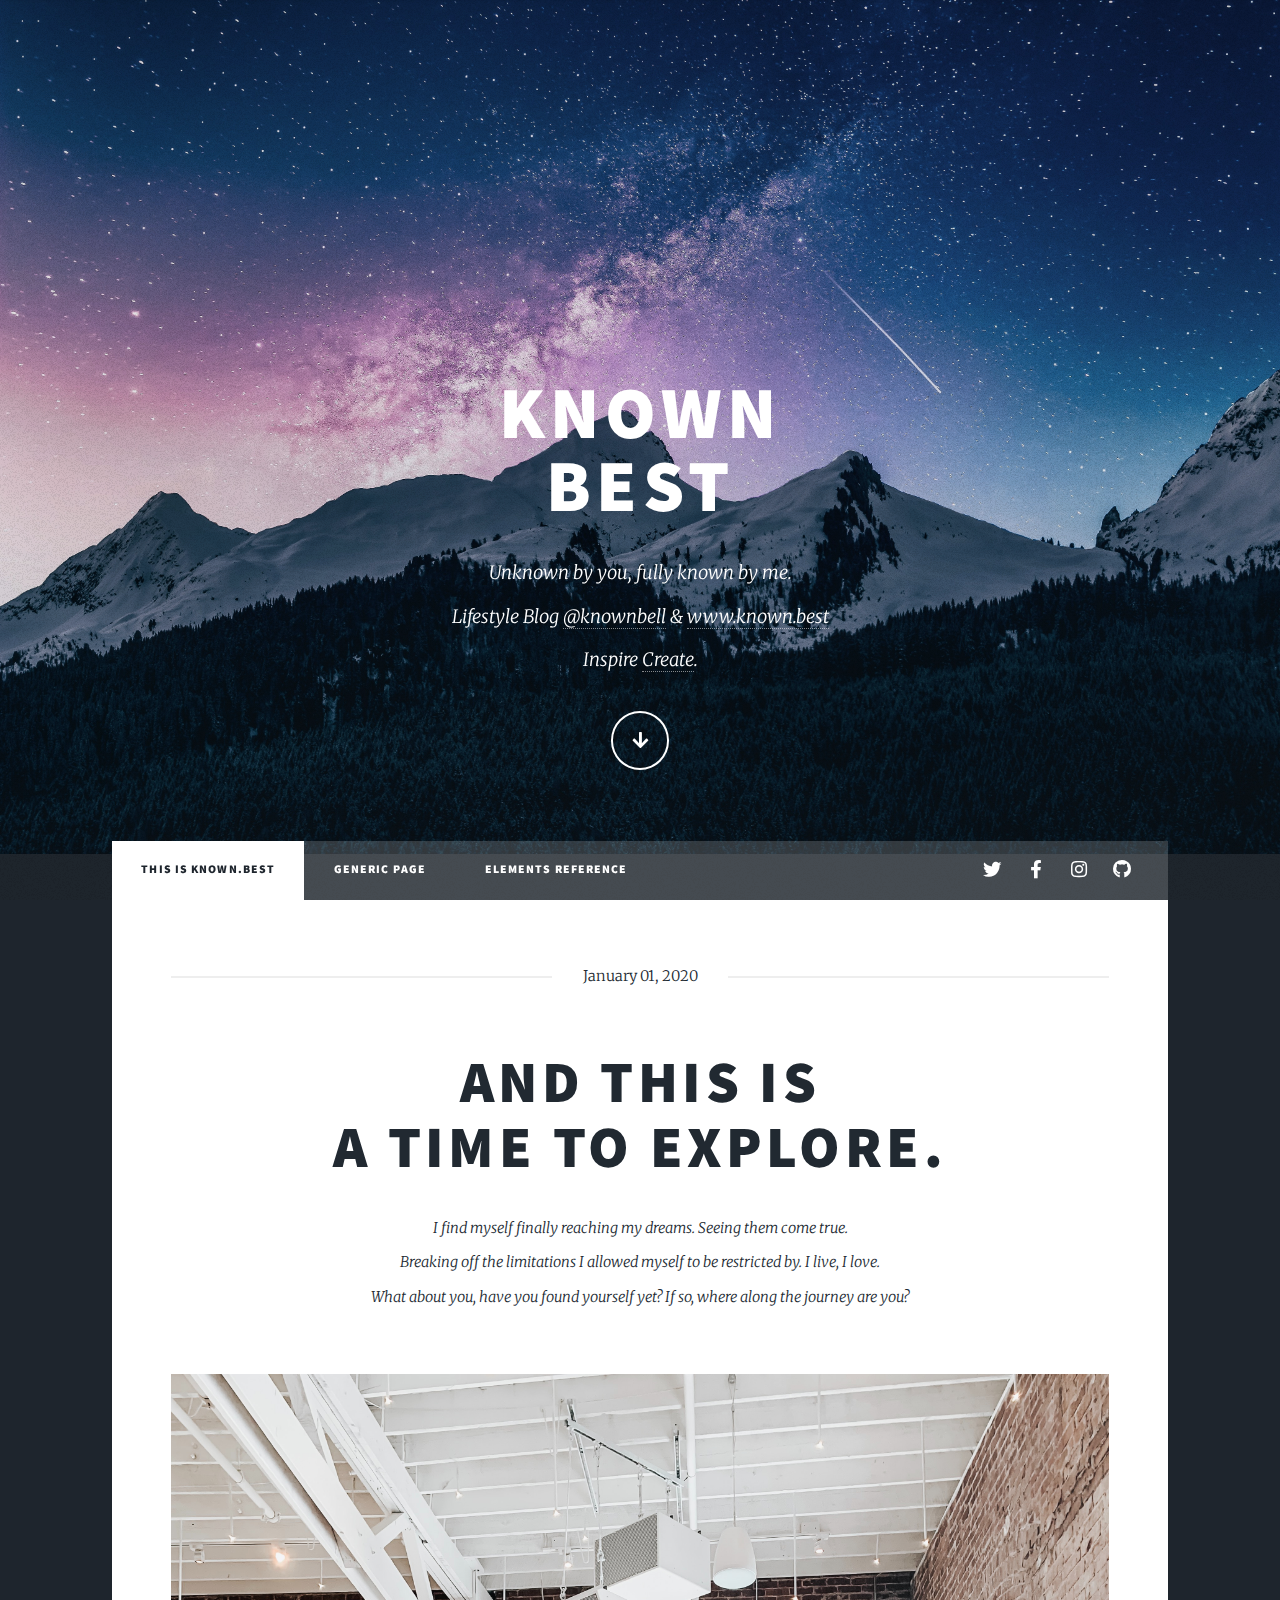
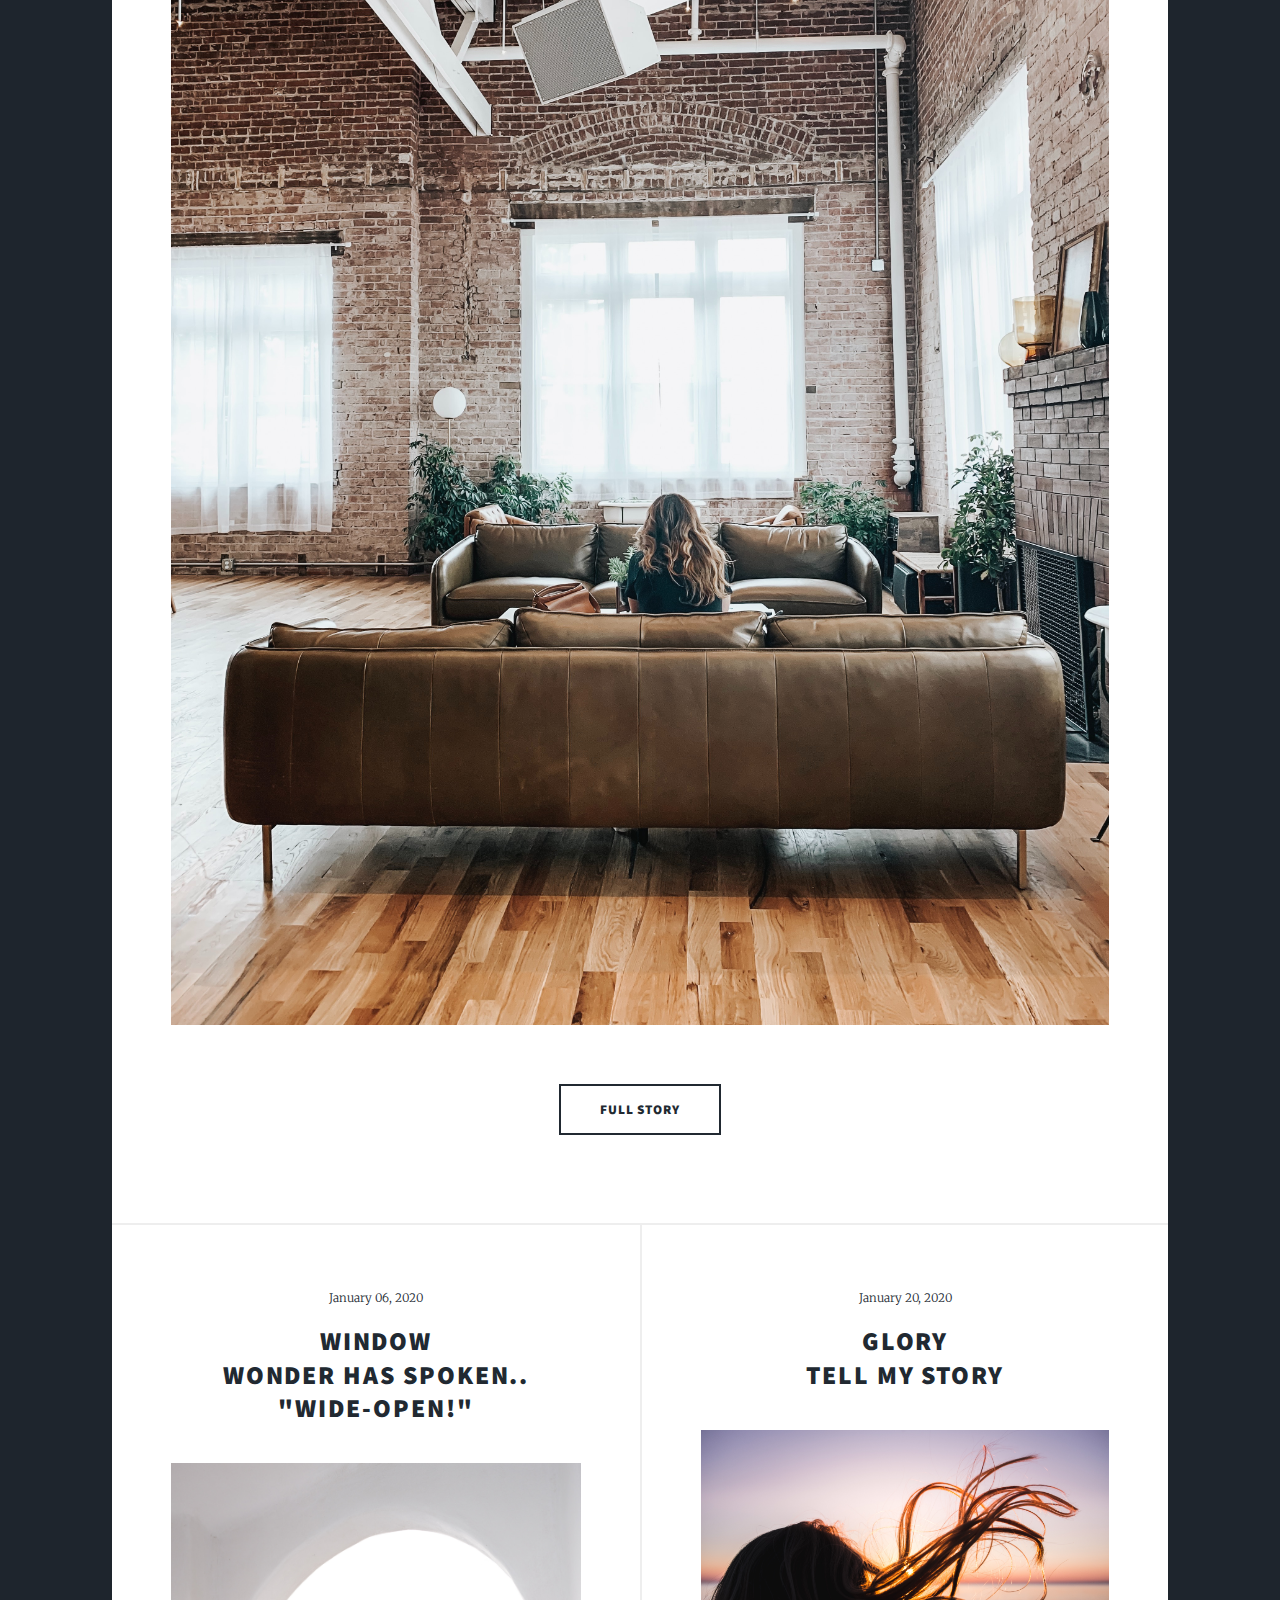
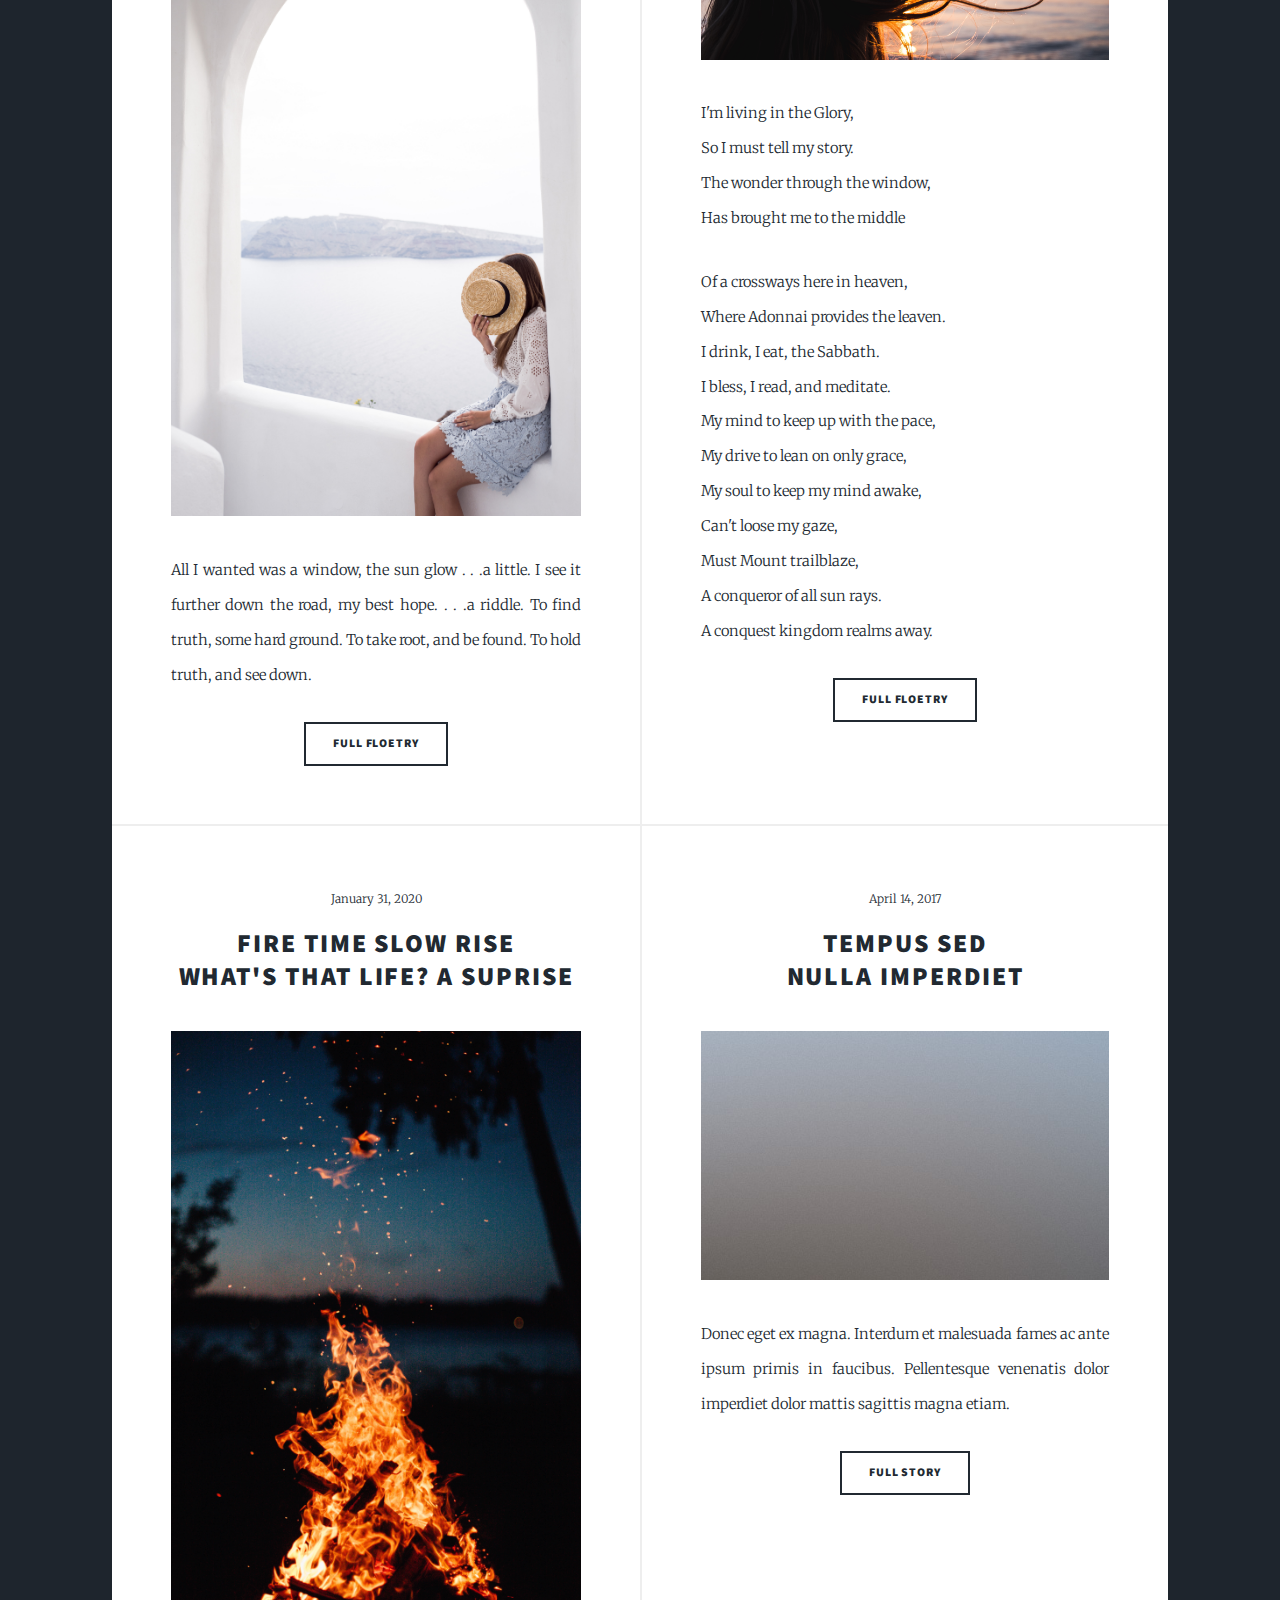
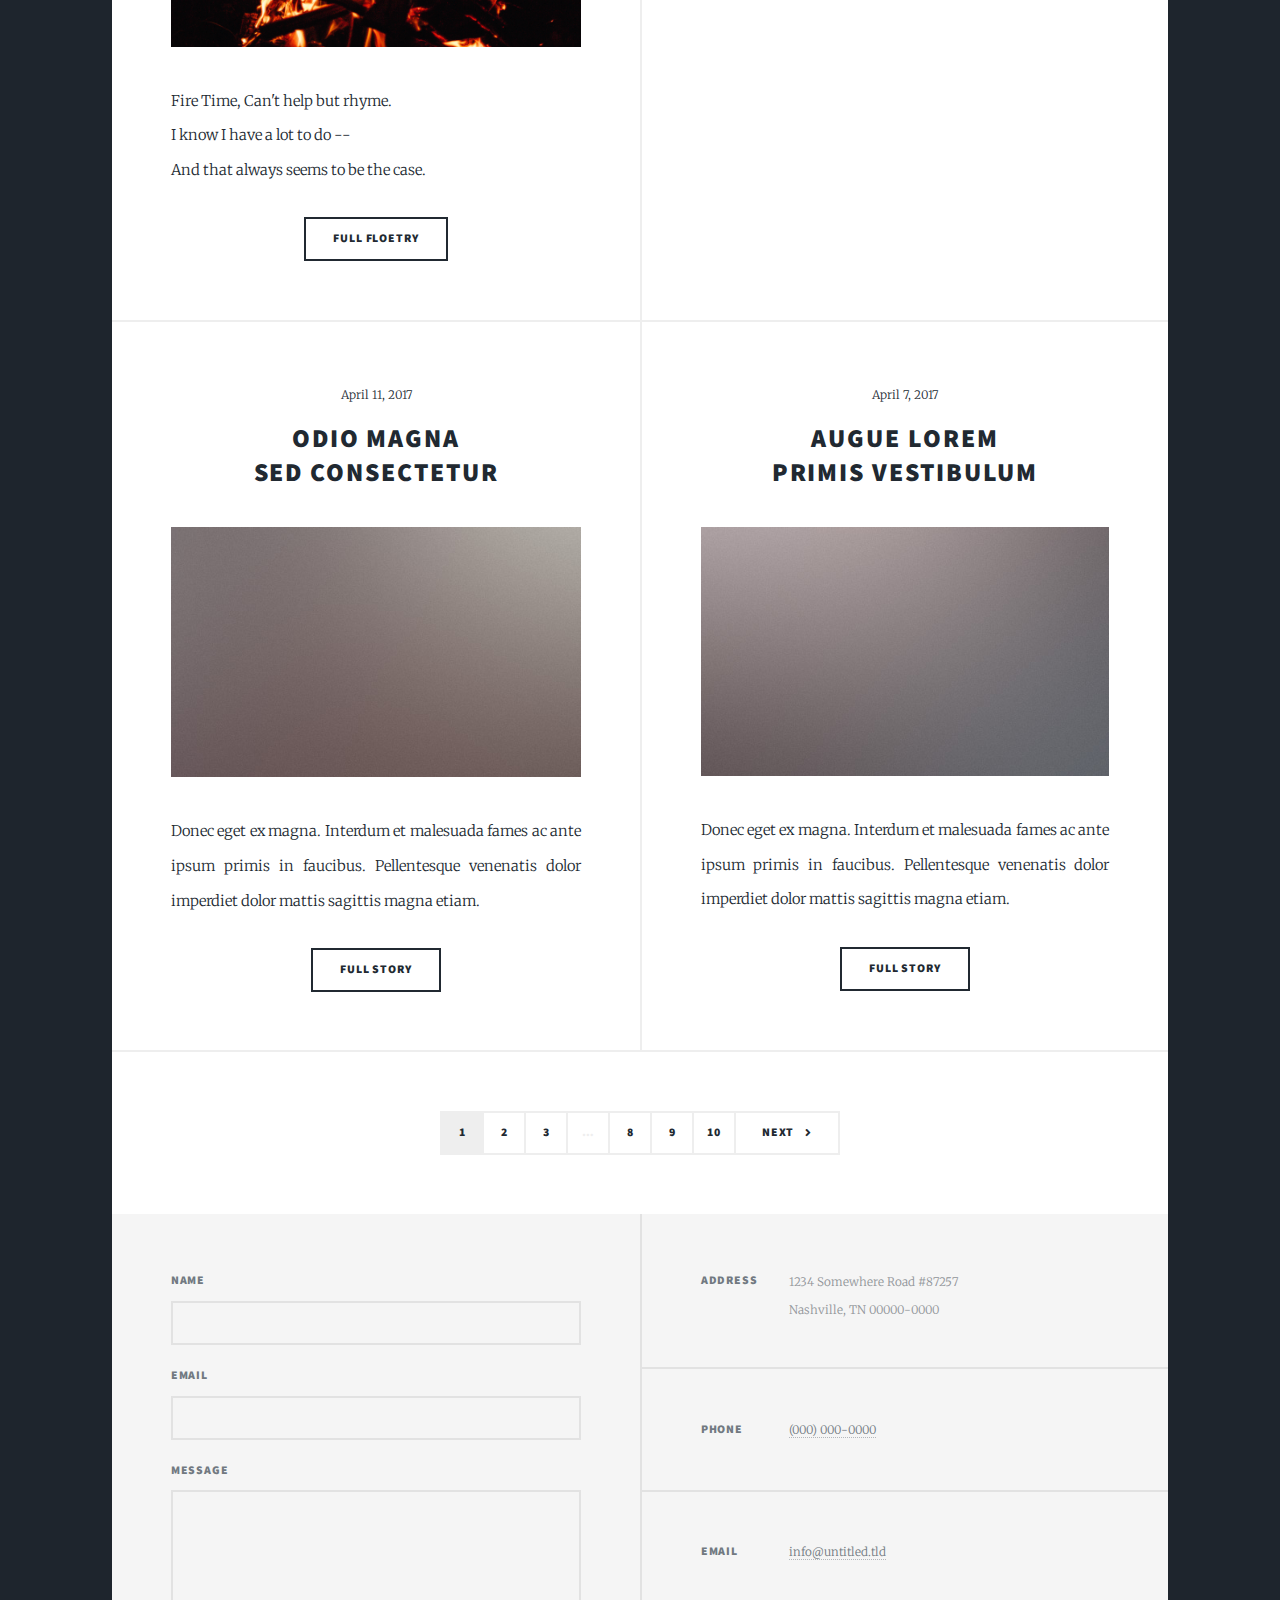
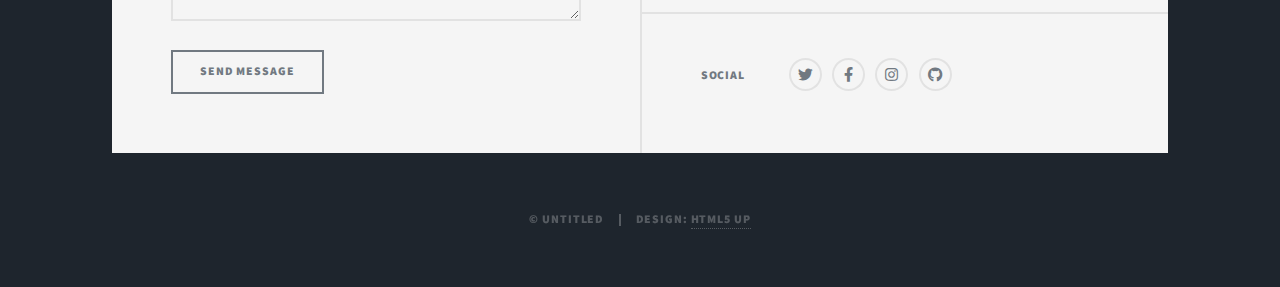
<file: index.html>
<!DOCTYPE HTML>

<html>
	<head>
		<title>Known.best</title>
		<meta charset="utf-8" />
		<meta name="viewport" content="width=device-width, initial-scale=1, user-scalable=no" />
		<link rel="stylesheet" href="assets/css/main.css" />
		<noscript><link rel="stylesheet" href="assets/css/noscript.css" /></noscript>
	</head>
	<body class="is-preload">

		<!-- Wrapper -->
			<div id="wrapper" class="fade-in">

				<!-- Intro -->
					<div id="intro">
						<h1>Known<br />
						Best</h1>
						<p>Unknown by you, fully known by me.<br> Lifestyle Blog <a href="https://twitter.com/knownbell">@knownbell</a> & <a href="https://known.best">www.known.best</a><br />
						Inspire <a href="https://html5up.net/license">Create</a>.</p>
						<ul class="actions">
							<li><a href="#header" class="button icon solid solo fa-arrow-down scrolly">Live</a></li>
						</ul>
					</div>

				<!-- Header -->
					<header id="header">
						<a href="index.html" class="logo">Known.best</a>
					</header>

				<!-- Nav -->
					<nav id="nav">
						<ul class="links">
							<li class="active"><a href="index.html">This is Known.best</a></li>
							<li><a href="generic.html">Generic Page</a></li>
							<li><a href="elements.html">Elements Reference</a></li>
						</ul>
						<ul class="icons">
							<li><a href="#" class="icon brands fa-twitter"><span class="label">Twitter</span></a></li>
							<li><a href="#" class="icon brands fa-facebook-f"><span class="label">Facebook</span></a></li>
							<li><a href="#" class="icon brands fa-instagram"><span class="label">Instagram</span></a></li>
							<li><a href="#" class="icon brands fa-github"><span class="label">GitHub</span></a></li>
						</ul>
					</nav>

				<!-- Main -->
					<div id="main">

						<!-- Featured Post -->
							<article class="post featured">
								<header class="major">
									<span class="date">January 01, 2020</span>
									<h2><a href="#">And this is<br />
									a time to explore.</a></h2>
									<p>I find myself finally reaching my dreams. Seeing them come true.<br />
									Breaking off the limitations I allowed myself to be restricted by. I live, I love. <br />
									What about you, have you found yourself yet? If so, where along the journey are you? </p>
								</header>
								<a href="#" class="image main"><img src="images/derick-mckinney-zYDMzAuxs9Q-unsplash.jpg" alt="at a loft" /></a>
								<ul class="actions special">
									<li><a href="1_1_2020.html" class="button large">Full Story</a></li>
								</ul>
							</article>

						<!-- Posts -->
							<section class="posts">
								<article>
									<header>
										<span class="date">January 06, 2020</span>
										<h2><a href="#">Window<br />
										Wonder has spoken..<br> "Wide-Open!"</a></h2>
									</header>
									<a href="#" class="image fit"><img src="images/julian-paul-_f1z9NtR2A8-unsplash.jpg" alt="" /></a>
									<p>All I wanted was a window, the sun glow . . .a little. I see it further down the road, my best hope. . . .a riddle.

										To find truth, some hard ground.
										
										To take root, and be found.
										
										To hold truth, and see down.
										</p>
									<ul class="actions special">
										<li><a href="1_6_2020.html" class="button">Full Floetry</a></li>
									</ul>
								</article>
								<article>
									<header>
										<span class="date">January 20, 2020</span>
										<h2><a href="#">Glory<br />
										Tell My Story</a></h2>
									</header>
									<a href="1_20_2020.html" class="image fit"><img src="images/marc-kleen-tuoBNgI5uLA-unsplash.jpg" alt="hair" /></a>
									<p>I'm living in the Glory,<br>
										So I must tell my story.<br>
										The wonder through the window,<br>
										Has brought me to the middle</p>
										<p>Of a crossways here in heaven,<br>
											Where Adonnai provides the leaven.<br>
											I drink, I eat, the Sabbath.<br>
											I bless, I read, and meditate. <br>
											My mind to keep up with the pace,<br>
											My drive to lean on only grace,<br>
											My  soul to keep my mind awake,<br>
											Can't loose my gaze,<br>
											Must Mount trailblaze,<br> 
											A conqueror of all sun rays. <br>
                                			A conquest kingdom realms away.<br>
										</p>
									<ul class="actions special">
										<li><a href="1_20_2020.html" class="button">Full Floetry</a></li>
									</ul>
								</article>
								<article>
									<header>
										<span class="date">January 31, 2020</span>
										<h2><a href="#">Fire Time Slow Rise<br />
										What's that Life? A suprise</a></h2>
									</header>
									<a href="#" class="image fit"><img src="images/nathan-lindahl-1j18807_ul0-unsplash.jpg" alt="fire" /></a>
									<p>Fire Time, 
										Can't help but rhyme.<br>
										I know I have a lot to do -- <br>
										And that always seems to be the case.</p>
									<ul class="actions special">
										<li><a href="Fire_Time_01_21_2020.html" class="button">Full Floetry</a></li>
									</ul>
								</article>
								<article>
									<header>
										<span class="date">April 14, 2017</span>
										<h2><a href="#">Tempus sed<br />
										nulla imperdiet</a></h2>
									</header>
									<a href="#" class="image fit"><img src="images/pic05.jpg" alt="" /></a>
									<p>Donec eget ex magna. Interdum et malesuada fames ac ante ipsum primis in faucibus. Pellentesque venenatis dolor imperdiet dolor mattis sagittis magna etiam.</p>
									<ul class="actions special">
										<li><a href="#" class="button">Full Story</a></li>
									</ul>
								</article>
								<article>
									<header>
										<span class="date">April 11, 2017</span>
										<h2><a href="#">Odio magna<br />
										sed consectetur</a></h2>
									</header>
									<a href="#" class="image fit"><img src="images/pic06.jpg" alt="" /></a>
									<p>Donec eget ex magna. Interdum et malesuada fames ac ante ipsum primis in faucibus. Pellentesque venenatis dolor imperdiet dolor mattis sagittis magna etiam.</p>
									<ul class="actions special">
										<li><a href="#" class="button">Full Story</a></li>
									</ul>
								</article>
								<article>
									<header>
										<span class="date">April 7, 2017</span>
										<h2><a href="#">Augue lorem<br />
										primis vestibulum</a></h2>
									</header>
									<a href="#" class="image fit"><img src="images/pic07.jpg" alt="" /></a>
									<p>Donec eget ex magna. Interdum et malesuada fames ac ante ipsum primis in faucibus. Pellentesque venenatis dolor imperdiet dolor mattis sagittis magna etiam.</p>
									<ul class="actions special">
										<li><a href="#" class="button">Full Story</a></li>
									</ul>
								</article>
							</section>

						<!-- Footer -->
							<footer>
								<div class="pagination">
									<!--<a href="#" class="previous">Prev</a>-->
									<a href="#" class="page active">1</a>
									<a href="#" class="page">2</a>
									<a href="#" class="page">3</a>
									<span class="extra">&hellip;</span>
									<a href="#" class="page">8</a>
									<a href="#" class="page">9</a>
									<a href="#" class="page">10</a>
									<a href="#" class="next">Next</a>
								</div>
							</footer>

					</div>

				<!-- Footer -->
					<footer id="footer">
						<section>
							<form method="post" action="#">
								<div class="fields">
									<div class="field">
										<label for="name">Name</label>
										<input type="text" name="name" id="name" />
									</div>
									<div class="field">
										<label for="email">Email</label>
										<input type="text" name="email" id="email" />
									</div>
									<div class="field">
										<label for="message">Message</label>
										<textarea name="message" id="message" rows="3"></textarea>
									</div>
								</div>
								<ul class="actions">
									<li><input type="submit" value="Send Message" /></li>
								</ul>
							</form>
						</section>
						<section class="split contact">
							<section class="alt">
								<h3>Address</h3>
								<p>1234 Somewhere Road #87257<br />
								Nashville, TN 00000-0000</p>
							</section>
							<section>
								<h3>Phone</h3>
								<p><a href="#">(000) 000-0000</a></p>
							</section>
							<section>
								<h3>Email</h3>
								<p><a href="#">info@untitled.tld</a></p>
							</section>
							<section>
								<h3>Social</h3>
								<ul class="icons alt">
									<li><a href="#" class="icon brands alt fa-twitter"><span class="label">Twitter</span></a></li>
									<li><a href="#" class="icon brands alt fa-facebook-f"><span class="label">Facebook</span></a></li>
									<li><a href="#" class="icon brands alt fa-instagram"><span class="label">Instagram</span></a></li>
									<li><a href="#" class="icon brands alt fa-github"><span class="label">GitHub</span></a></li>
								</ul>
							</section>
						</section>
					</footer>

				<!-- Copyright -->
					<div id="copyright">
						<ul><li>&copy; Untitled</li><li>Design: <a href="https://html5up.net">HTML5 UP</a></li></ul>
					</div>

			</div>

		<!-- Scripts -->
			<script src="assets/js/jquery.min.js"></script>
			<script src="assets/js/jquery.scrollex.min.js"></script>
			<script src="assets/js/jquery.scrolly.min.js"></script>
			<script src="assets/js/browser.min.js"></script>
			<script src="assets/js/breakpoints.min.js"></script>
			<script src="assets/js/util.js"></script>
			<script src="assets/js/main.js"></script>

	</body>
</html>
</file>
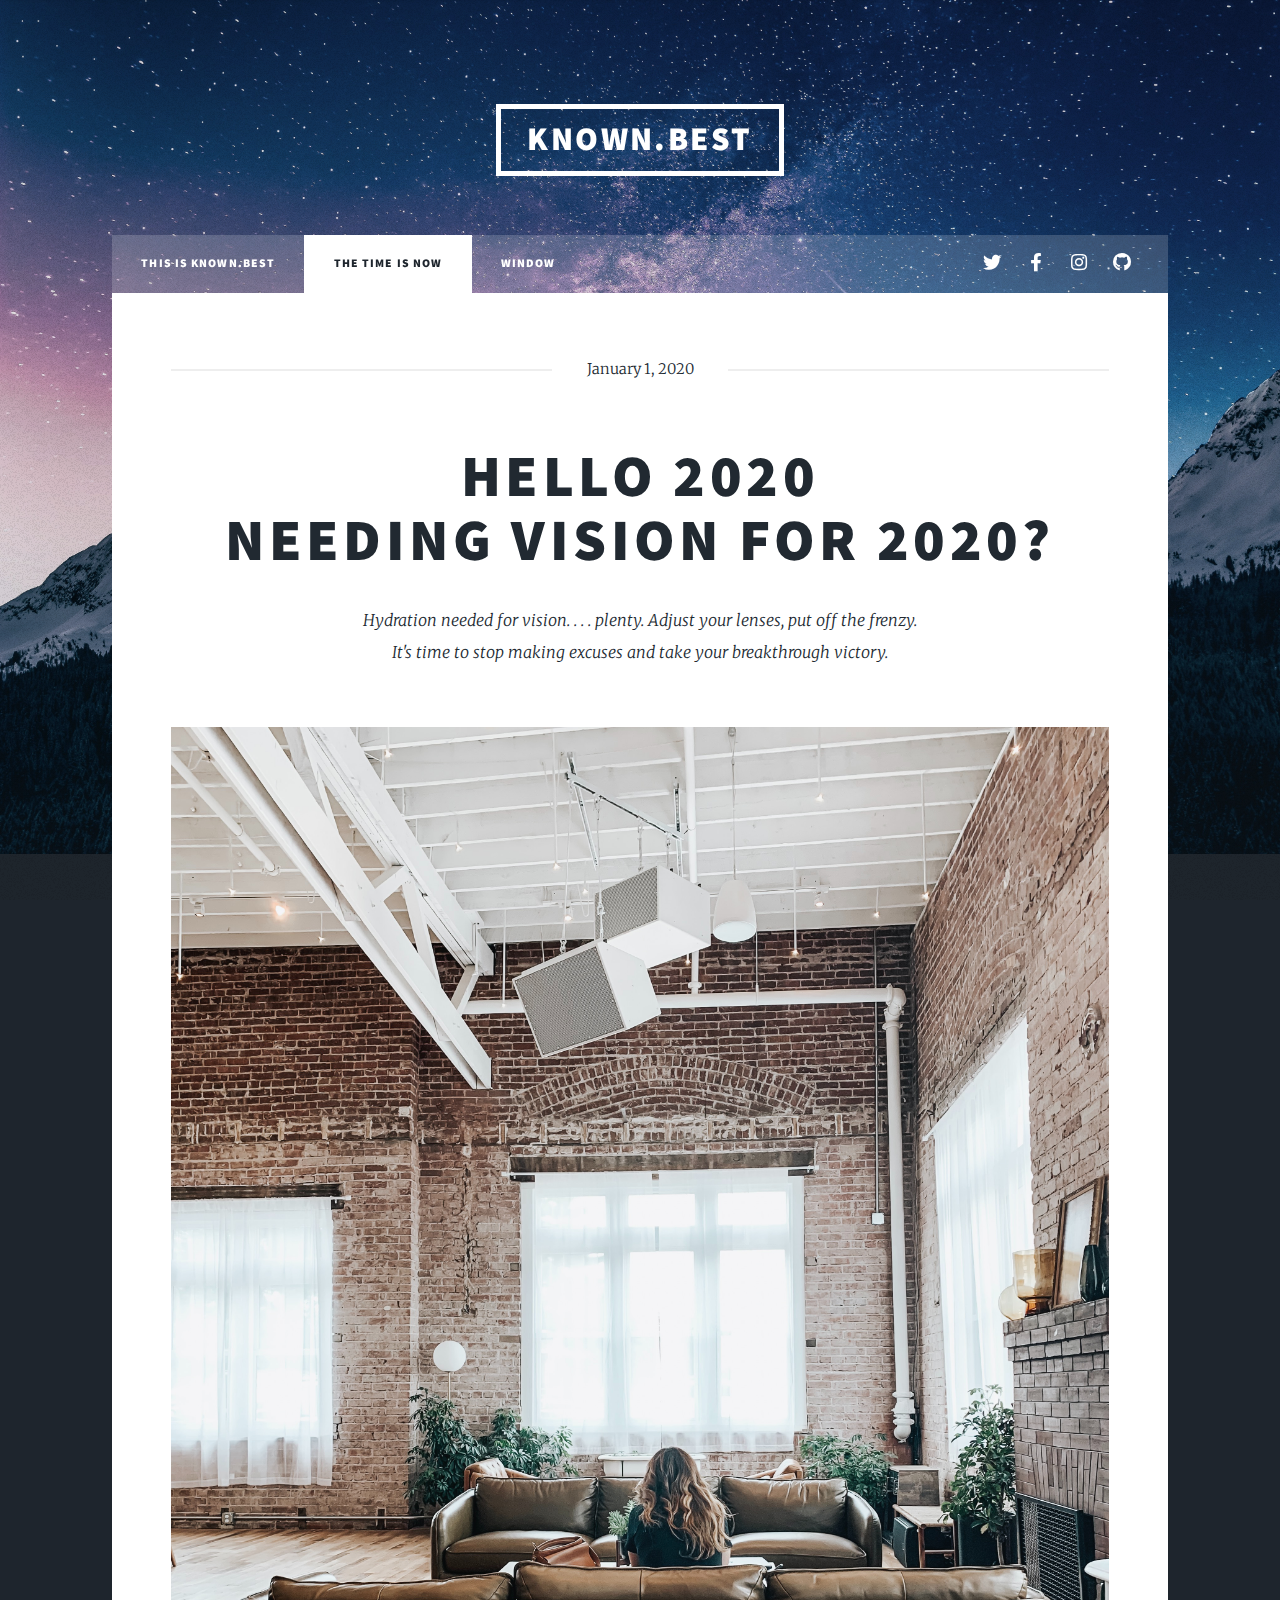
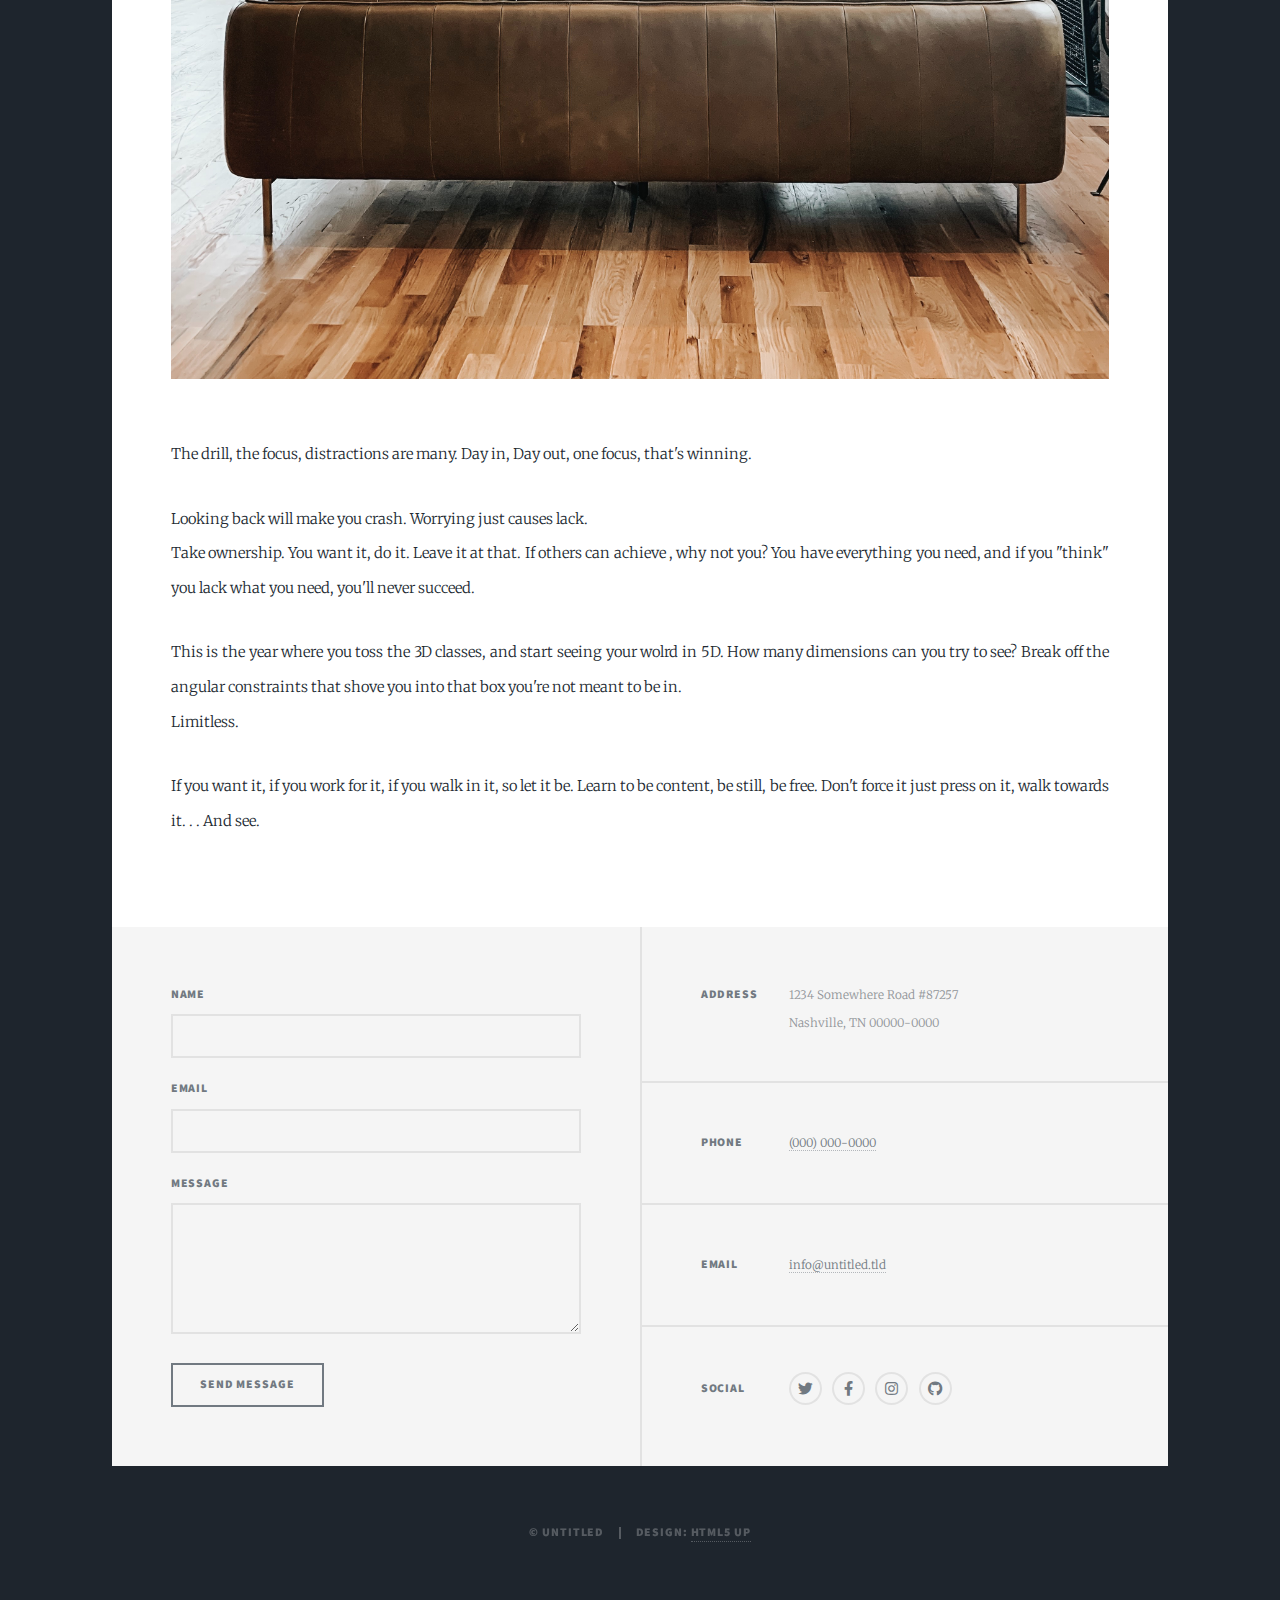
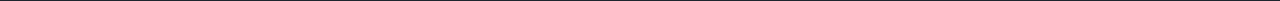
<file: 1_1_2020.html>
<!DOCTYPE HTML>
<!--
	2020 vision
-->
<html>
	<head>
		<title>Hello 2020</title>
		<meta charset="utf-8" />
		<meta name="viewport" content="width=device-width, initial-scale=1, user-scalable=no" />
		<link rel="stylesheet" href="assets/css/main.css" />
		<noscript><link rel="stylesheet" href="assets/css/noscript.css" /></noscript>
	</head>
	<body class="is-preload">

		<!-- Wrapper -->
			<div id="wrapper">

				<!-- Header -->
					<header id="header">
						<a href="index.html" class="logo">Known.best</a>
					</header>

				<!-- Nav -->
					<nav id="nav">
						<ul class="links">
                            <li><a href="index.html">This is Known.best</a></li>
							<li class="active"><a href="1_1_2020.html">The Time is Now</a></li>
							<li><a href="1_6_2020.html">Window</a></li>
							
						</ul>
						<ul class="icons">
							<li><a href="#" class="icon brands fa-twitter"><span class="label">Twitter</span></a></li>
							<li><a href="#" class="icon brands fa-facebook-f"><span class="label">Facebook</span></a></li>
							<li><a href="#" class="icon brands fa-instagram"><span class="label">Instagram</span></a></li>
							<li><a href="#" class="icon brands fa-github"><span class="label">GitHub</span></a></li>
						</ul>
					</nav>

				<!-- Main -->
					<div id="main">

						<!-- Post -->
							<section class="post">
								<header class="major">
									<span class="date">January 1, 2020</span>
									<h1>Hello 2020<br />
									Needing vision for 2020?</h1>
									<p>Hydration needed for vision. . . . plenty. Adjust your lenses, put off the frenzy.<br />
										It's time to stop making excuses and take your breakthrough victory.</p>
								</header>
								<div class="image main"><img src="images/derick-mckinney-zYDMzAuxs9Q-unsplash.jpg" alt="" /></div>
								<p>The drill, the focus, distractions are many. Day in, Day out, one focus, that's winning. </p>
								<p>Looking back will make you crash. Worrying  just causes lack. <br> 
									Take ownership. You want it, do it. Leave it at that. 
									If others can achieve , why not you? 
									You have everything you need, and if you "think" you lack what you need, you'll never succeed.</p>
								<p>This is the year where you toss the 3D classes, and start seeing your wolrd in 5D. How many dimensions can you try to see? Break off the angular constraints that shove you into that box you're not meant to be in. <br> Limitless. </p>
								<p>If you want it, if you work for it, if you walk in it, so let it be. Learn to be content, be still, be free. Don't force it just press on it, walk towards it. . . And see. </p>
							</section>

					</div>

				<!-- Footer -->
					<footer id="footer">
						<section>
							<form method="post" action="#">
								<div class="fields">
									<div class="field">
										<label for="name">Name</label>
										<input type="text" name="name" id="name" />
									</div>
									<div class="field">
										<label for="email">Email</label>
										<input type="text" name="email" id="email" />
									</div>
									<div class="field">
										<label for="message">Message</label>
										<textarea name="message" id="message" rows="3"></textarea>
									</div>
								</div>
								<ul class="actions">
									<li><input type="submit" value="Send Message" /></li>
								</ul>
							</form>
						</section>
						<section class="split contact">
							<section class="alt">
								<h3>Address</h3>
								<p>1234 Somewhere Road #87257<br />
								Nashville, TN 00000-0000</p>
							</section>
							<section>
								<h3>Phone</h3>
								<p><a href="#">(000) 000-0000</a></p>
							</section>
							<section>
								<h3>Email</h3>
								<p><a href="#">info@untitled.tld</a></p>
							</section>
							<section>
								<h3>Social</h3>
								<ul class="icons alt">
									<li><a href="#" class="icon brands alt fa-twitter"><span class="label">Twitter</span></a></li>
									<li><a href="#" class="icon brands alt fa-facebook-f"><span class="label">Facebook</span></a></li>
									<li><a href="#" class="icon brands alt fa-instagram"><span class="label">Instagram</span></a></li>
									<li><a href="#" class="icon brands alt fa-github"><span class="label">GitHub</span></a></li>
								</ul>
							</section>
						</section>
					</footer>

				<!-- Copyright -->
					<div id="copyright">
						<ul><li>&copy; Untitled</li><li>Design: <a href="https://html5up.net">HTML5 UP</a></li></ul>
					</div>

			</div>

		<!-- Scripts -->
			<script src="assets/js/jquery.min.js"></script>
			<script src="assets/js/jquery.scrollex.min.js"></script>
			<script src="assets/js/jquery.scrolly.min.js"></script>
			<script src="assets/js/browser.min.js"></script>
			<script src="assets/js/breakpoints.min.js"></script>
			<script src="assets/js/util.js"></script>
			<script src="assets/js/main.js"></script>

	</body>
</html>
</file>
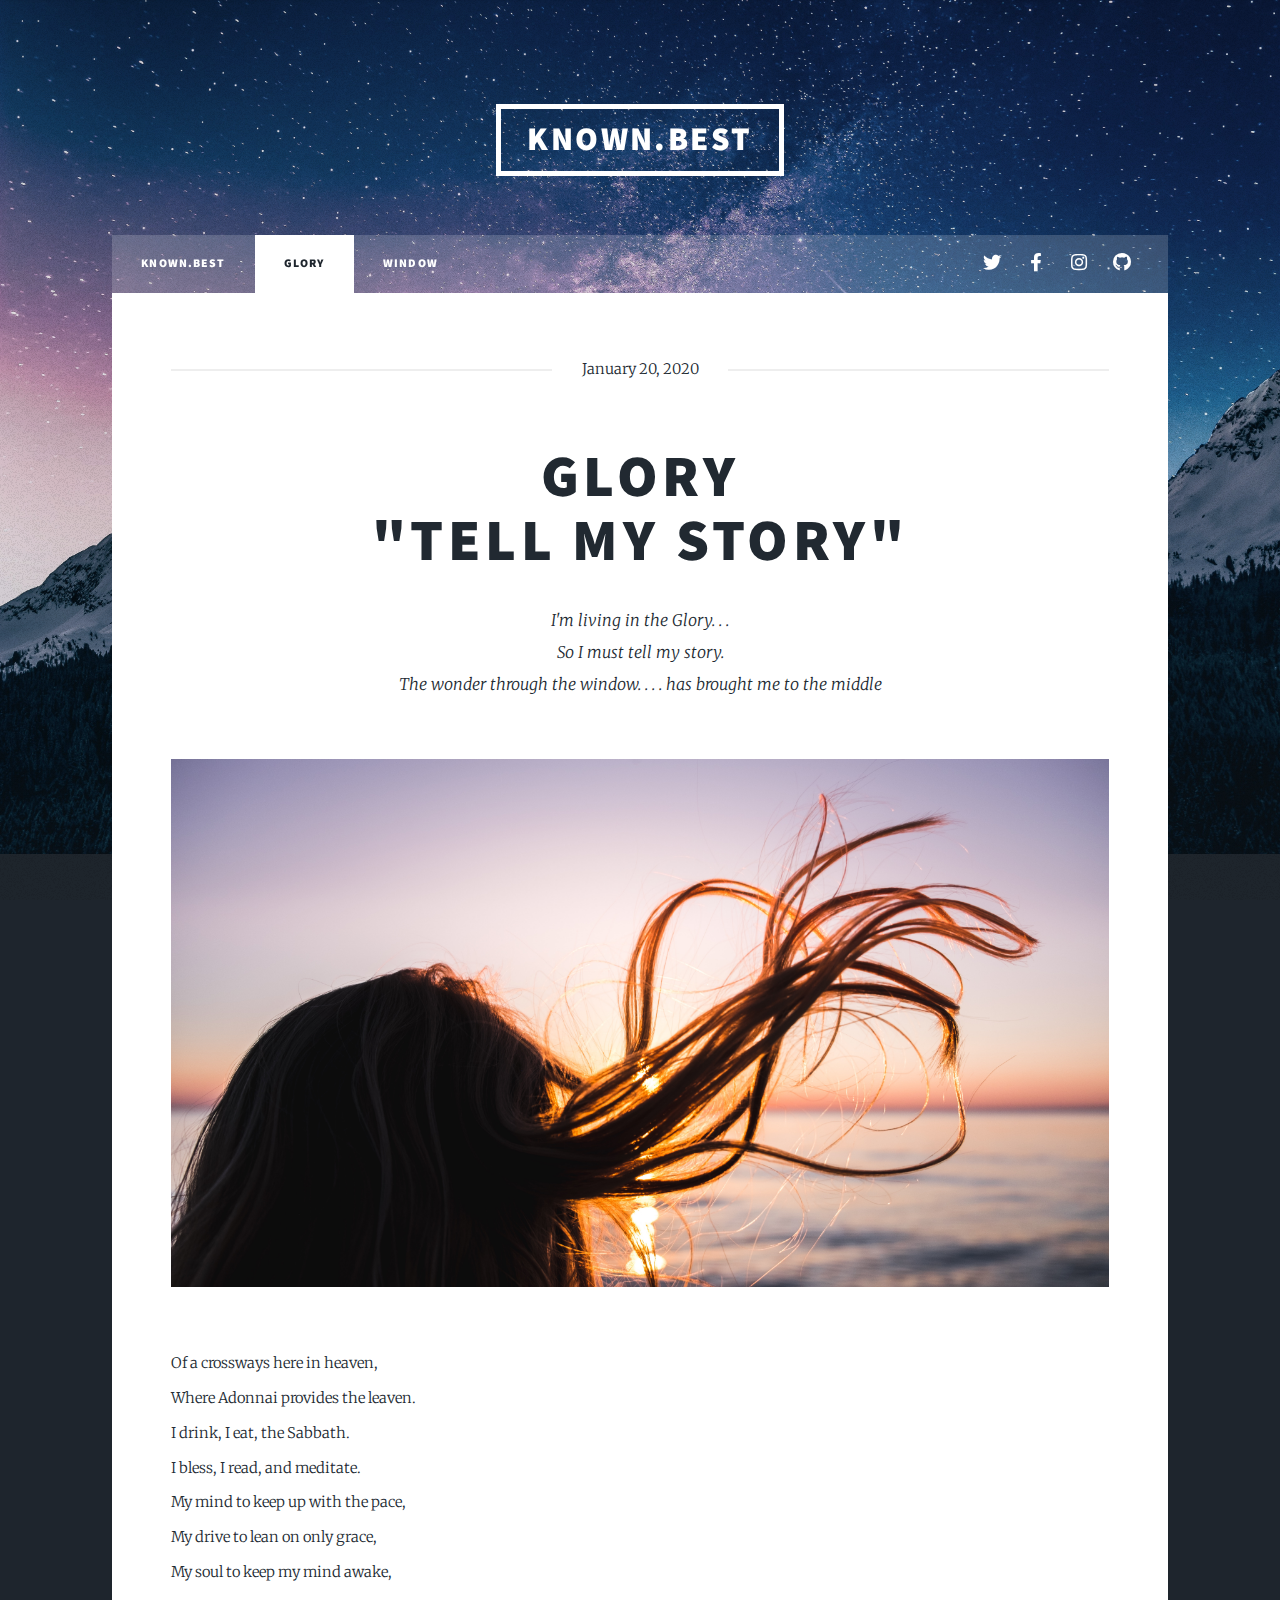
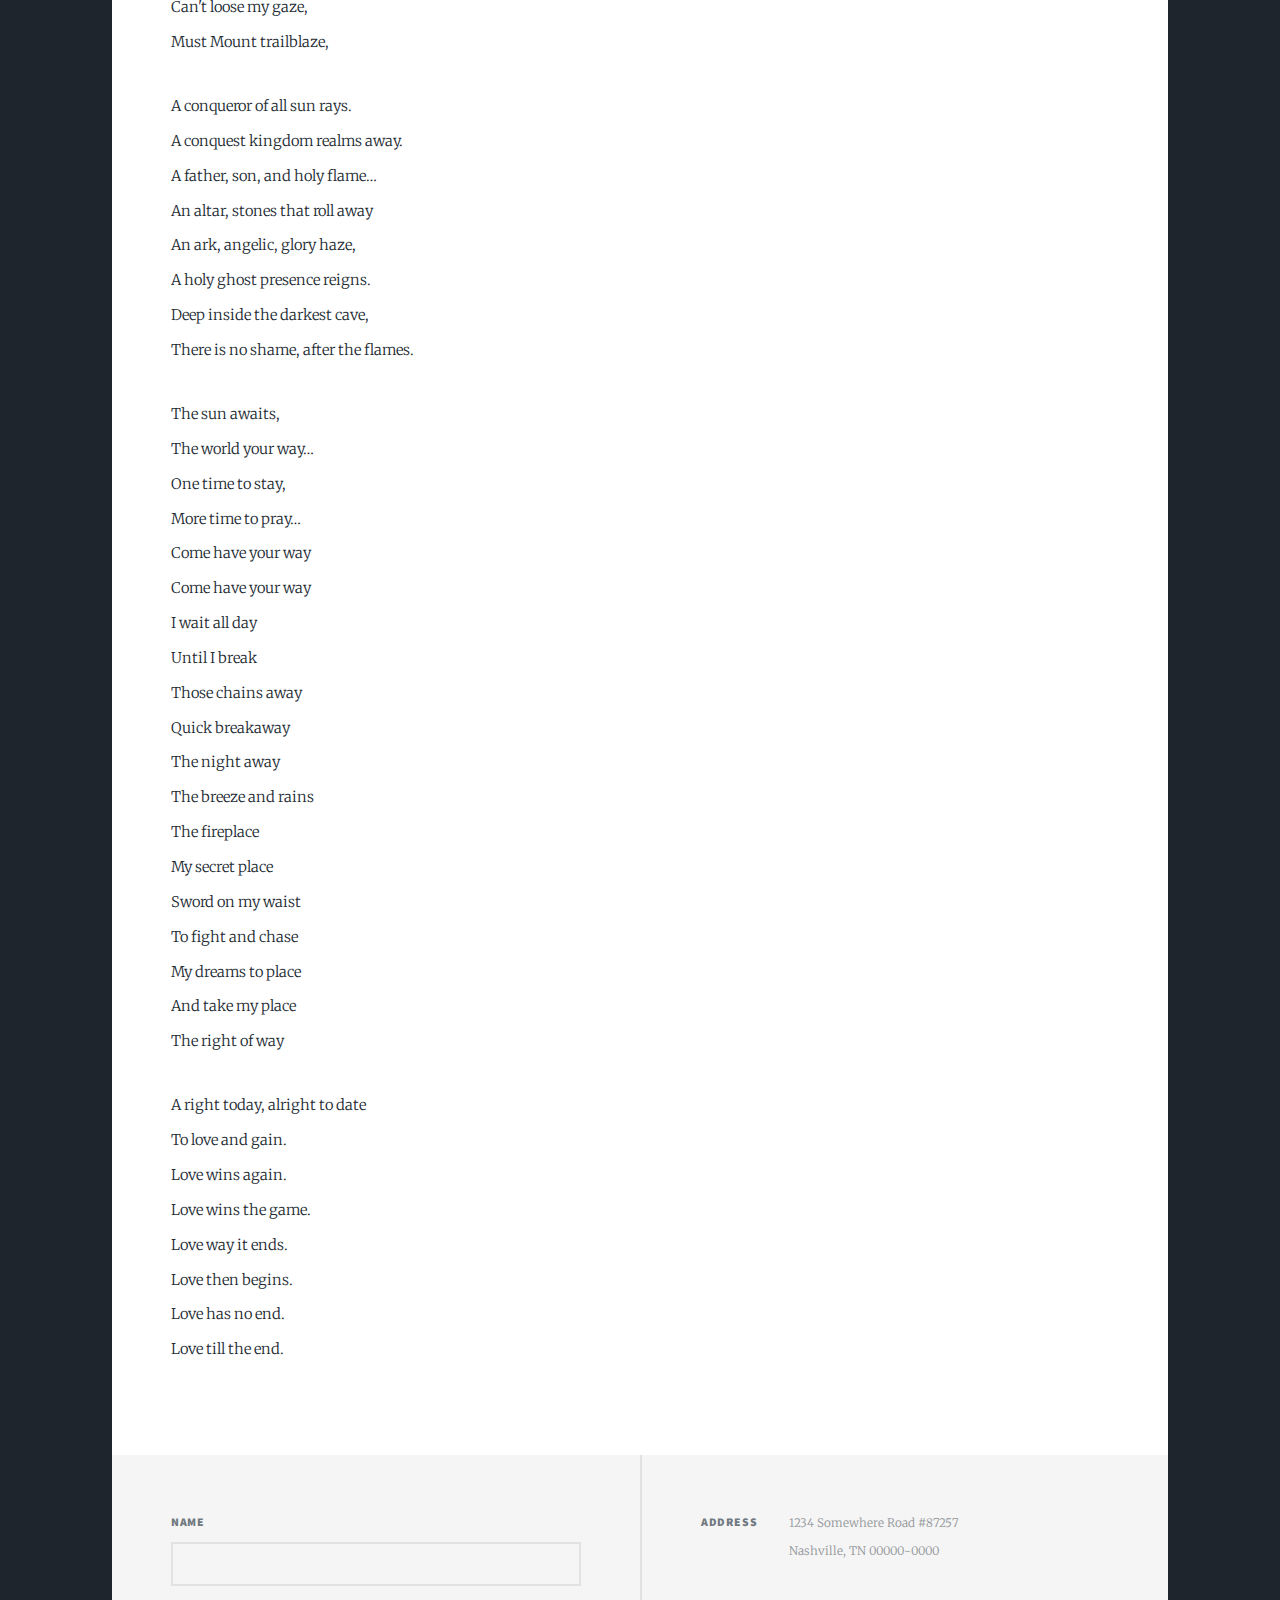
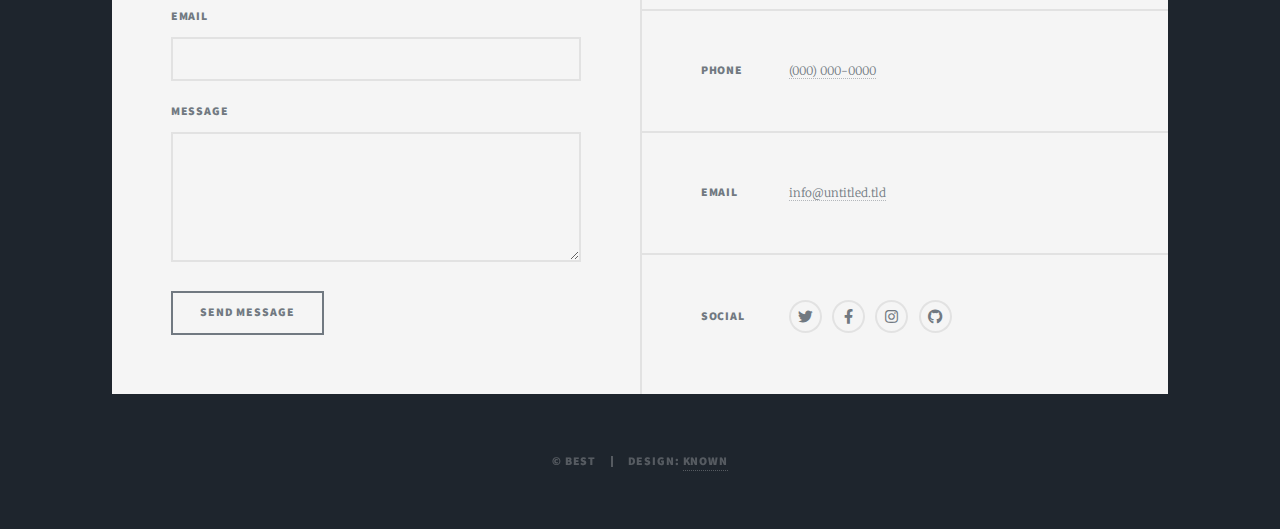
<file: 1_20_2020.html>
<!DOCTYPE HTML>
<!--
	Poem
-->
<html>
	<head>
		<title>Glory</title>
		<meta charset="utf-8" />
		<meta name="viewport" content="width=device-width, initial-scale=1, user-scalable=no" />
		<link rel="stylesheet" href="assets/css/main.css" />
		<noscript><link rel="stylesheet" href="assets/css/noscript.css" /></noscript>
	</head>
	<body class="is-preload">

		<!-- Wrapper -->
			<div id="wrapper">

				<!-- Header -->
					<header id="header">
						<a href="index.html" class="logo">Known.best</a>
					</header>

				<!-- Nav -->
					<nav id="nav">
						<ul class="links">
                            <li><a href="index.html">Known.best</a></li>
                            <li class="active"><a href="1_20_2020.html">Glory</a></li>
                            <li><a href="1_6_2020.html">window</a></li>
						
						</ul>
						<ul class="icons">
							<li><a href="#" class="icon brands fa-twitter"><span class="label">Twitter</span></a></li>
							<li><a href="#" class="icon brands fa-facebook-f"><span class="label">Facebook</span></a></li>
							<li><a href="#" class="icon brands fa-instagram"><span class="label">Instagram</span></a></li>
							<li><a href="#" class="icon brands fa-github"><span class="label">GitHub</span></a></li>
						</ul>
					</nav>

				<!-- Main -->
					<div id="main">

						<!-- Post -->
							<section class="post">
								<header class="major">
									<span class="date">January 20, 2020</span>
									<h1>Glory<br />
                                        "Tell my story"</h1>
                            
									<p>I'm living in the Glory. . .<br>So I must tell my story.<br />
                                        The wonder through the window. . . . has brought me to the middle <br>
                            
</p>
								</header>
								<div class="image main"><img src="images/marc-kleen-tuoBNgI5uLA-unsplash.jpg" alt="hair" /></div>
                                
                            
                                <p>Of a crossways here in heaven,<br>
                                Where Adonnai provides the leaven.<br>
                                I drink, I eat, the Sabbath.<br>
                                I bless, I read, and meditate. <br>
                                My mind to keep up with the pace,<br>
                                My drive to lean on only grace,<br>
                                My  soul to keep my mind awake,<br>
                                Can't loose my gaze,<br>
                                Must Mount trailblaze,</p>
                                
                                <p>A conqueror of all sun rays. <br>
                                A conquest kingdom realms away.<br>
                                A father, son, and holy flame…<br>
                                An altar, stones that roll away<br>
                                An ark, angelic, glory haze,<br>
                                A holy ghost presence reigns. <br>
                                Deep inside the darkest cave,<br>
                                There is no shame, after the flames.</p>
                                
                                <p>The sun awaits,<br>
                                The world your way…<br>
                                One time to stay,<br>
                                More time to pray…<br>
                                Come have your way<br>
                                Come have your way<br>
                                I wait all day<br>
                                Until I break<br>
                                Those chains away<br>
                                Quick breakaway<br>
                                The night away<br>
                                The breeze and rains<br>
                                The fireplace<br>
                                My secret place<br>
                                Sword on my waist<br>
                                To fight and chase<br>
                                My dreams to place<br>
                                And take my place<br>
                                The right of way</p>
                                
                                <p>A right today, alright to date<br>
                                To love and gain.<br>
                                Love wins again.<br>
                                Love wins the game. <br>
                                Love way it ends.<br>
                                Love then begins.<br>
                                Love has no end.<br>
                                Love till the end. </p> 

							</section>

					</div>

				<!-- Footer -->
					<footer id="footer">
						<section>
							<form method="post" action="#">
								<div class="fields">
									<div class="field">
										<label for="name">Name</label>
										<input type="text" name="name" id="name" />
									</div>
									<div class="field">
										<label for="email">Email</label>
										<input type="text" name="email" id="email" />
									</div>
									<div class="field">
										<label for="message">Message</label>
										<textarea name="message" id="message" rows="3"></textarea>
									</div>
								</div>
								<ul class="actions">
									<li><input type="submit" value="Send Message" /></li>
								</ul>
							</form>
						</section>
						<section class="split contact">
							<section class="alt">
								<h3>Address</h3>
								<p>1234 Somewhere Road #87257<br />
								Nashville, TN 00000-0000</p>
							</section>
							<section>
								<h3>Phone</h3>
								<p><a href="#">(000) 000-0000</a></p>
							</section>
							<section>
								<h3>Email</h3>
								<p><a href="#">info@untitled.tld</a></p>
							</section>
							<section>
								<h3>Social</h3>
								<ul class="icons alt">
									<li><a href="#" class="icon brands alt fa-twitter"><span class="label">Twitter</span></a></li>
									<li><a href="#" class="icon brands alt fa-facebook-f"><span class="label">Facebook</span></a></li>
									<li><a href="#" class="icon brands alt fa-instagram"><span class="label">Instagram</span></a></li>
									<li><a href="#" class="icon brands alt fa-github"><span class="label">GitHub</span></a></li>
								</ul>
							</section>
						</section>
					</footer>

				<!-- Copyright -->
					<div id="copyright">
						<ul><li>&copy; Best</li><li>Design: <a href="https://known.best">Known</a></li></ul>
					</div>

			</div>

		<!-- Scripts -->
			<script src="assets/js/jquery.min.js"></script>
			<script src="assets/js/jquery.scrollex.min.js"></script>
			<script src="assets/js/jquery.scrolly.min.js"></script>
			<script src="assets/js/browser.min.js"></script>
			<script src="assets/js/breakpoints.min.js"></script>
			<script src="assets/js/util.js"></script>
			<script src="assets/js/main.js"></script>

	</body>
</html>
</file>
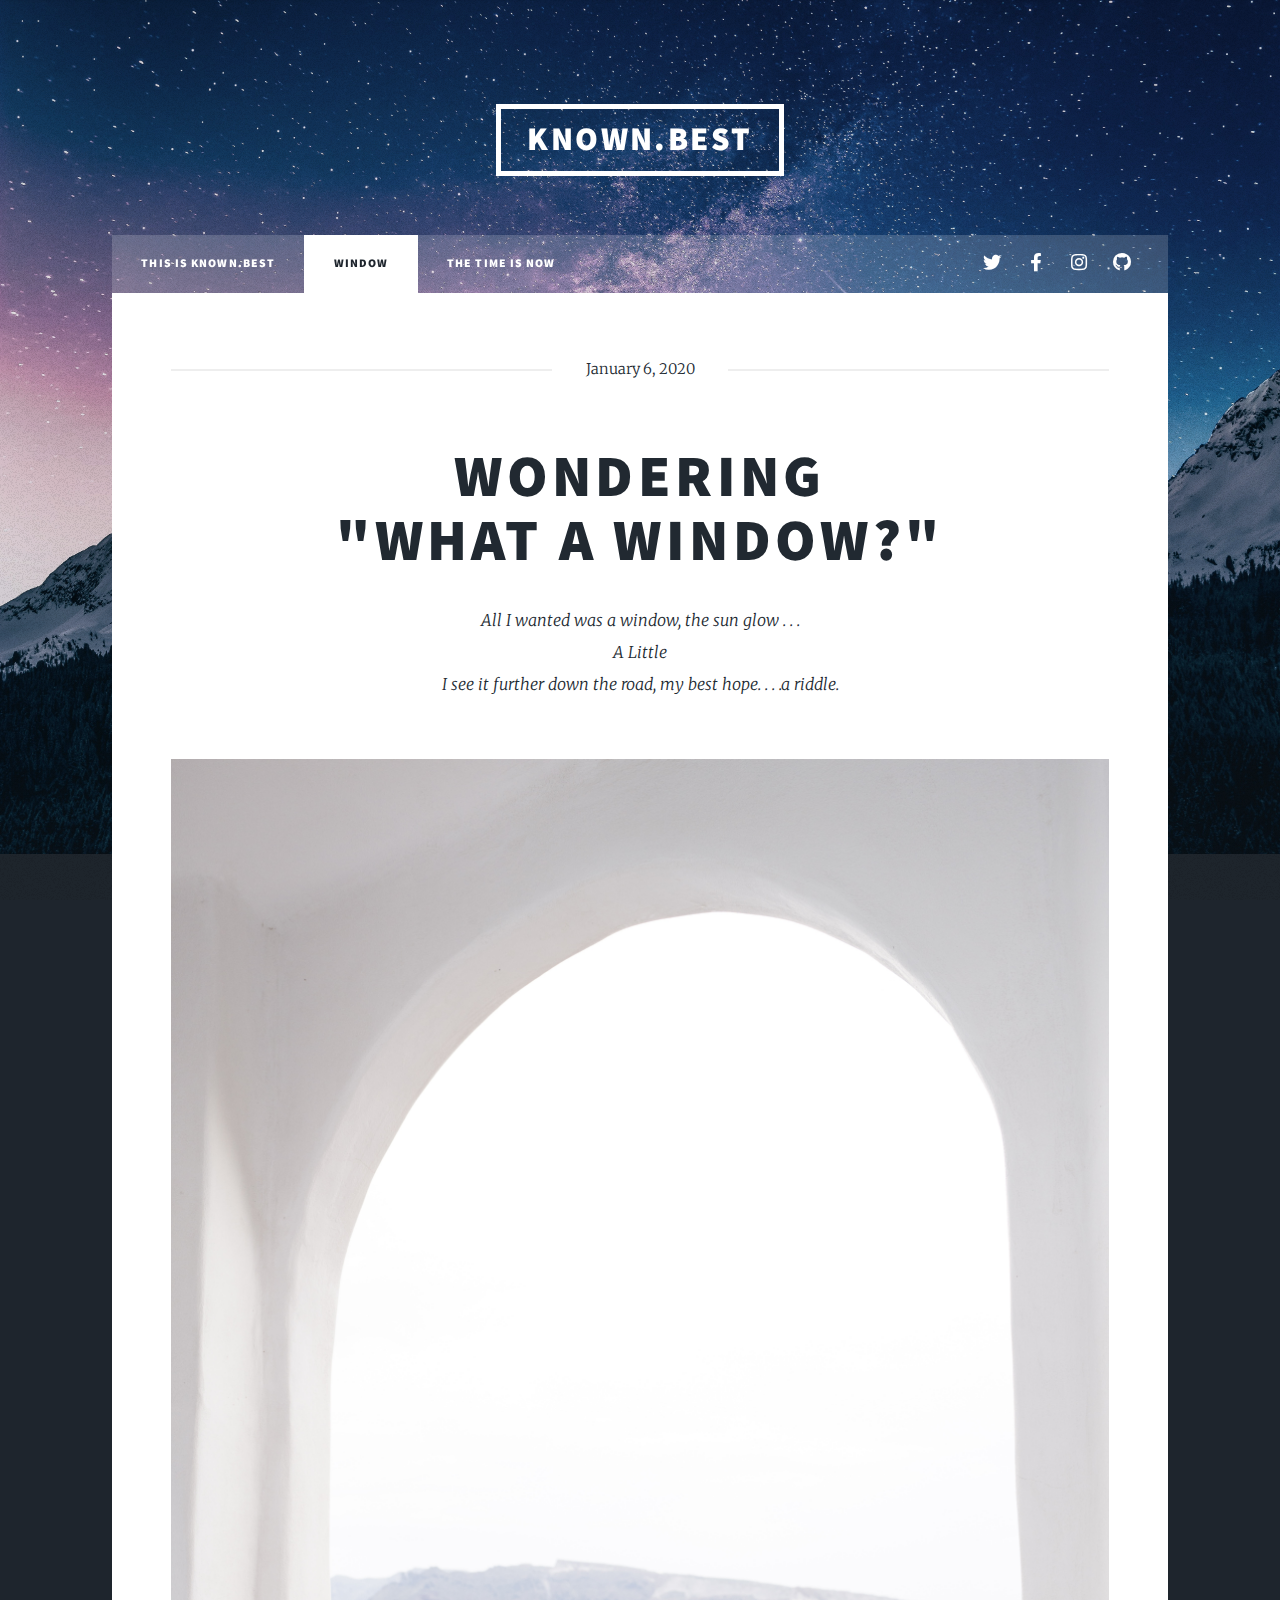
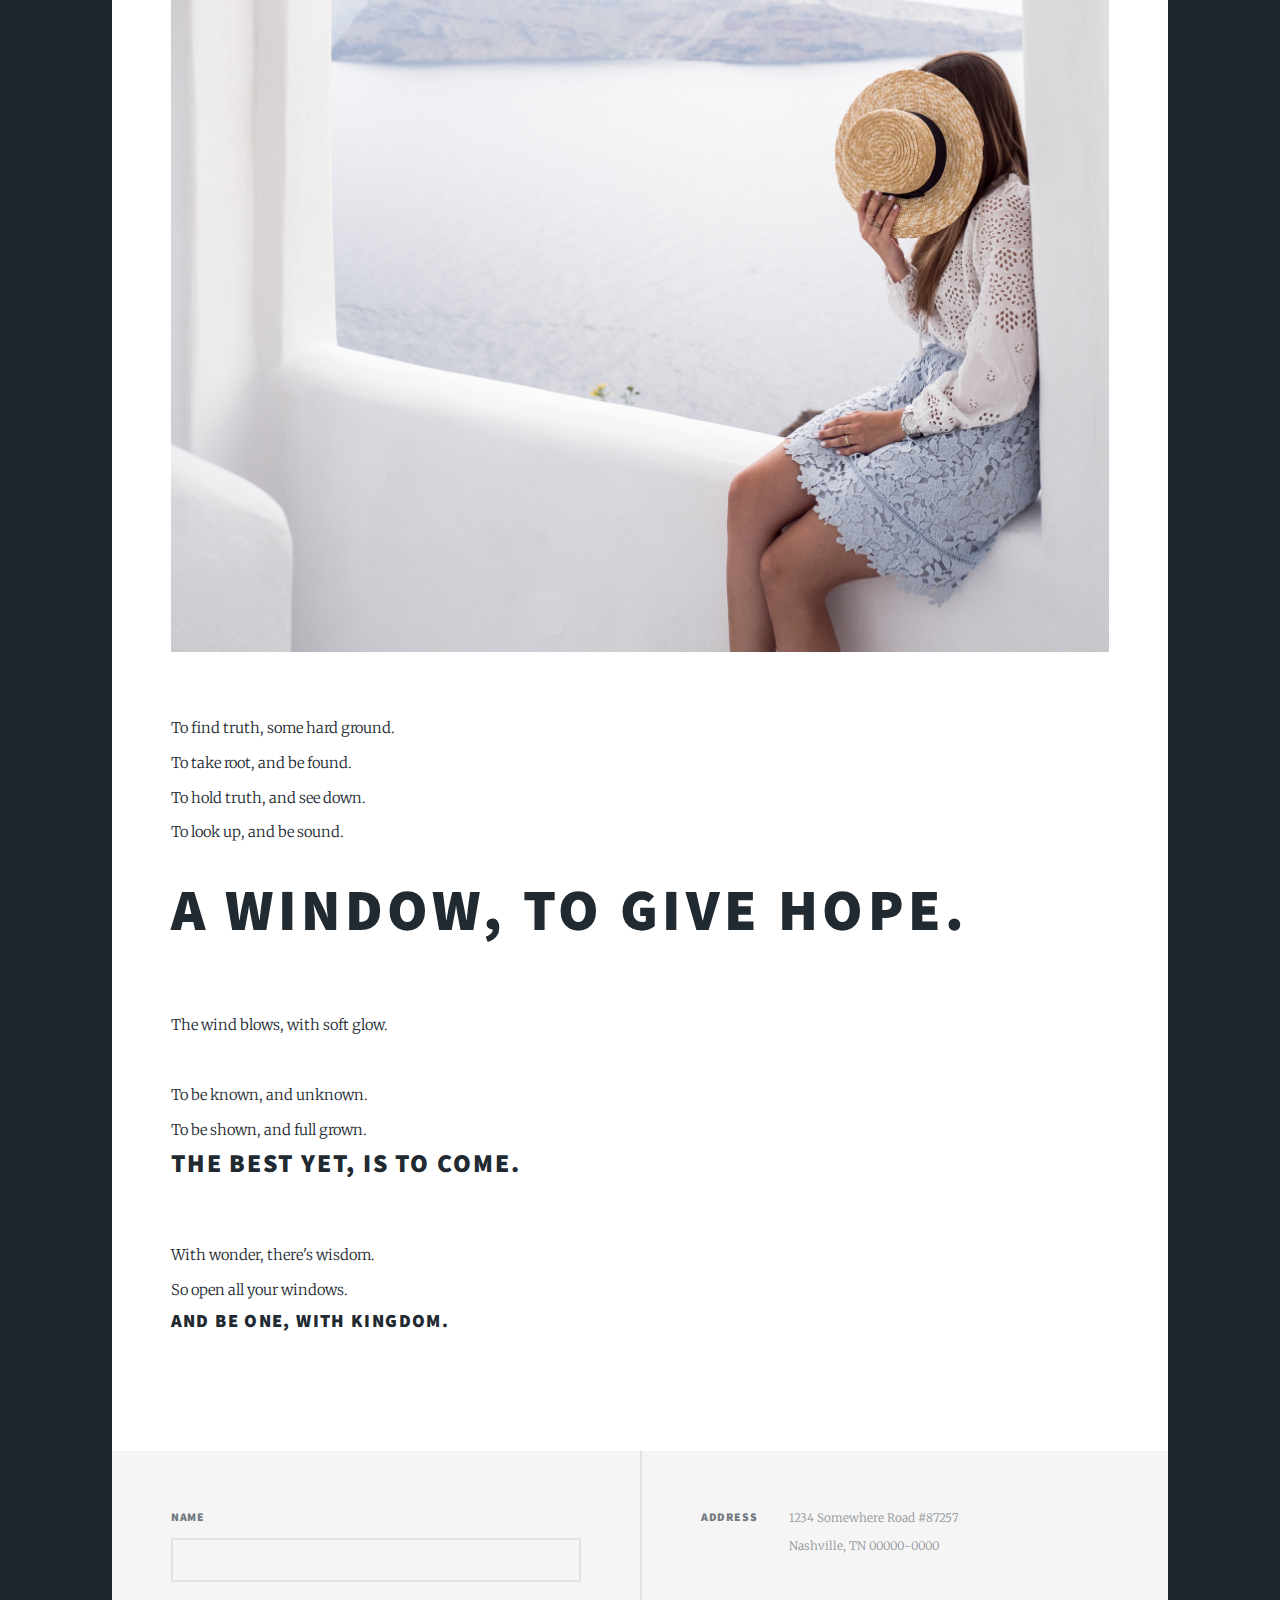
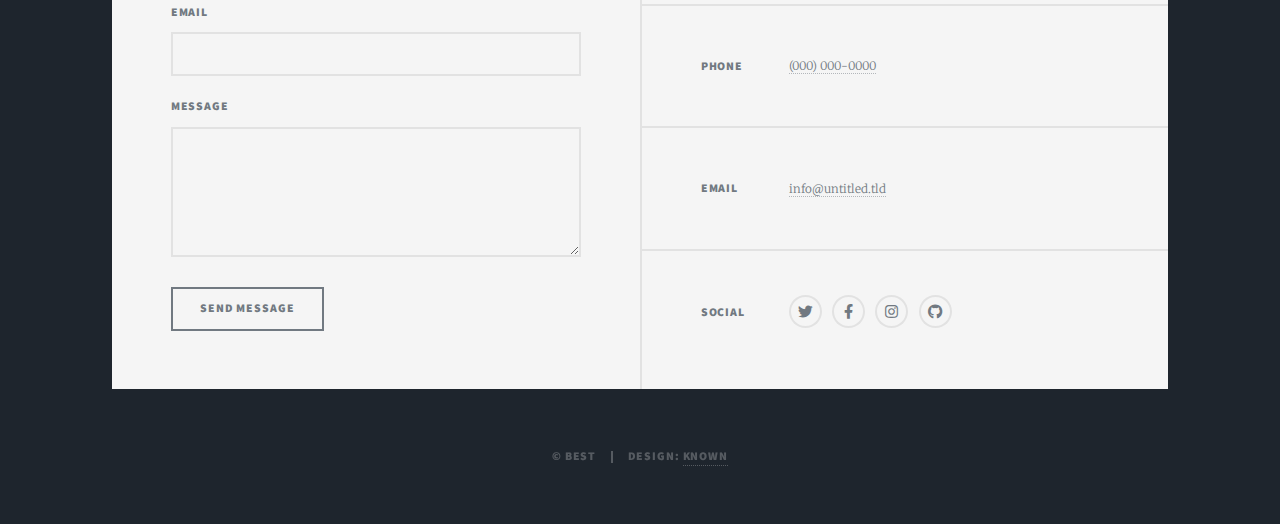
<file: 1_6_2020.html>
<!DOCTYPE HTML>
<!--
	Poem
-->
<html>
	<head>
		<title>Wonder-window</title>
		<meta charset="utf-8" />
		<meta name="viewport" content="width=device-width, initial-scale=1, user-scalable=no" />
		<link rel="stylesheet" href="assets/css/main.css" />
		<noscript><link rel="stylesheet" href="assets/css/noscript.css" /></noscript>
	</head>
	<body class="is-preload">

		<!-- Wrapper -->
			<div id="wrapper">

				<!-- Header -->
					<header id="header">
						<a href="index.html" class="logo">Known.best</a>
					</header>

				<!-- Nav -->
					<nav id="nav">
						<ul class="links">
                            <li><a href="index.html">This is Known.best</a></li>
                            <li class="active"><a href="1_6_2020.html">Window</a></li>
                            <li><a href="1_1_2020.html">The Time is Now</a></li>
						
						</ul>
						<ul class="icons">
							<li><a href="#" class="icon brands fa-twitter"><span class="label">Twitter</span></a></li>
							<li><a href="#" class="icon brands fa-facebook-f"><span class="label">Facebook</span></a></li>
							<li><a href="#" class="icon brands fa-instagram"><span class="label">Instagram</span></a></li>
							<li><a href="#" class="icon brands fa-github"><span class="label">GitHub</span></a></li>
						</ul>
					</nav>

				<!-- Main -->
					<div id="main">

						<!-- Post -->
							<section class="post">
								<header class="major">
									<span class="date">January 6, 2020</span>
									<h1>Wondering<br />
                                        "What a window?"</h1>
									<p>All I wanted was a window, the sun glow . . .<br> A Little<br />
                                        I see it further down the road, my best hope. . . .a riddle. <br>
                            
</p>
								</header>
								<div class="image main"><img src="images/julian-paul-_f1z9NtR2A8-unsplash.jpg" alt="" /></div>
                                <p>To find truth, some hard ground.<br>
                                    To take root, and be found.
                        
								<br>To hold truth, and see down. <br> 
									To look up, and be sound. </br>
                                
                                    <h1>   A window, to give hope.</h1>

                                    <br>The wind blows, with soft glow.<br>

                                    <br>To be known, and unknown.<br>

 To be shown, and full grown.<br>

<h2>The best yet, is to come.</h2><br>

With wonder, there's wisdom.<br>

So open all your windows.<br>

<h3>And be one, with kingdom. </h3></br>



                                  
							</section>

					</div>

				<!-- Footer -->
					<footer id="footer">
						<section>
							<form method="post" action="#">
								<div class="fields">
									<div class="field">
										<label for="name">Name</label>
										<input type="text" name="name" id="name" />
									</div>
									<div class="field">
										<label for="email">Email</label>
										<input type="text" name="email" id="email" />
									</div>
									<div class="field">
										<label for="message">Message</label>
										<textarea name="message" id="message" rows="3"></textarea>
									</div>
								</div>
								<ul class="actions">
									<li><input type="submit" value="Send Message" /></li>
								</ul>
							</form>
						</section>
						<section class="split contact">
							<section class="alt">
								<h3>Address</h3>
								<p>1234 Somewhere Road #87257<br />
								Nashville, TN 00000-0000</p>
							</section>
							<section>
								<h3>Phone</h3>
								<p><a href="#">(000) 000-0000</a></p>
							</section>
							<section>
								<h3>Email</h3>
								<p><a href="#">info@untitled.tld</a></p>
							</section>
							<section>
								<h3>Social</h3>
								<ul class="icons alt">
									<li><a href="#" class="icon brands alt fa-twitter"><span class="label">Twitter</span></a></li>
									<li><a href="#" class="icon brands alt fa-facebook-f"><span class="label">Facebook</span></a></li>
									<li><a href="#" class="icon brands alt fa-instagram"><span class="label">Instagram</span></a></li>
									<li><a href="#" class="icon brands alt fa-github"><span class="label">GitHub</span></a></li>
								</ul>
							</section>
						</section>
					</footer>

				<!-- Copyright -->
					<div id="copyright">
						<ul><li>&copy; Best</li><li>Design: <a href="https://known.best">Known</a></li></ul>
					</div>

			</div>

		<!-- Scripts -->
			<script src="assets/js/jquery.min.js"></script>
			<script src="assets/js/jquery.scrollex.min.js"></script>
			<script src="assets/js/jquery.scrolly.min.js"></script>
			<script src="assets/js/browser.min.js"></script>
			<script src="assets/js/breakpoints.min.js"></script>
			<script src="assets/js/util.js"></script>
			<script src="assets/js/main.js"></script>

	</body>
</html>
</file>
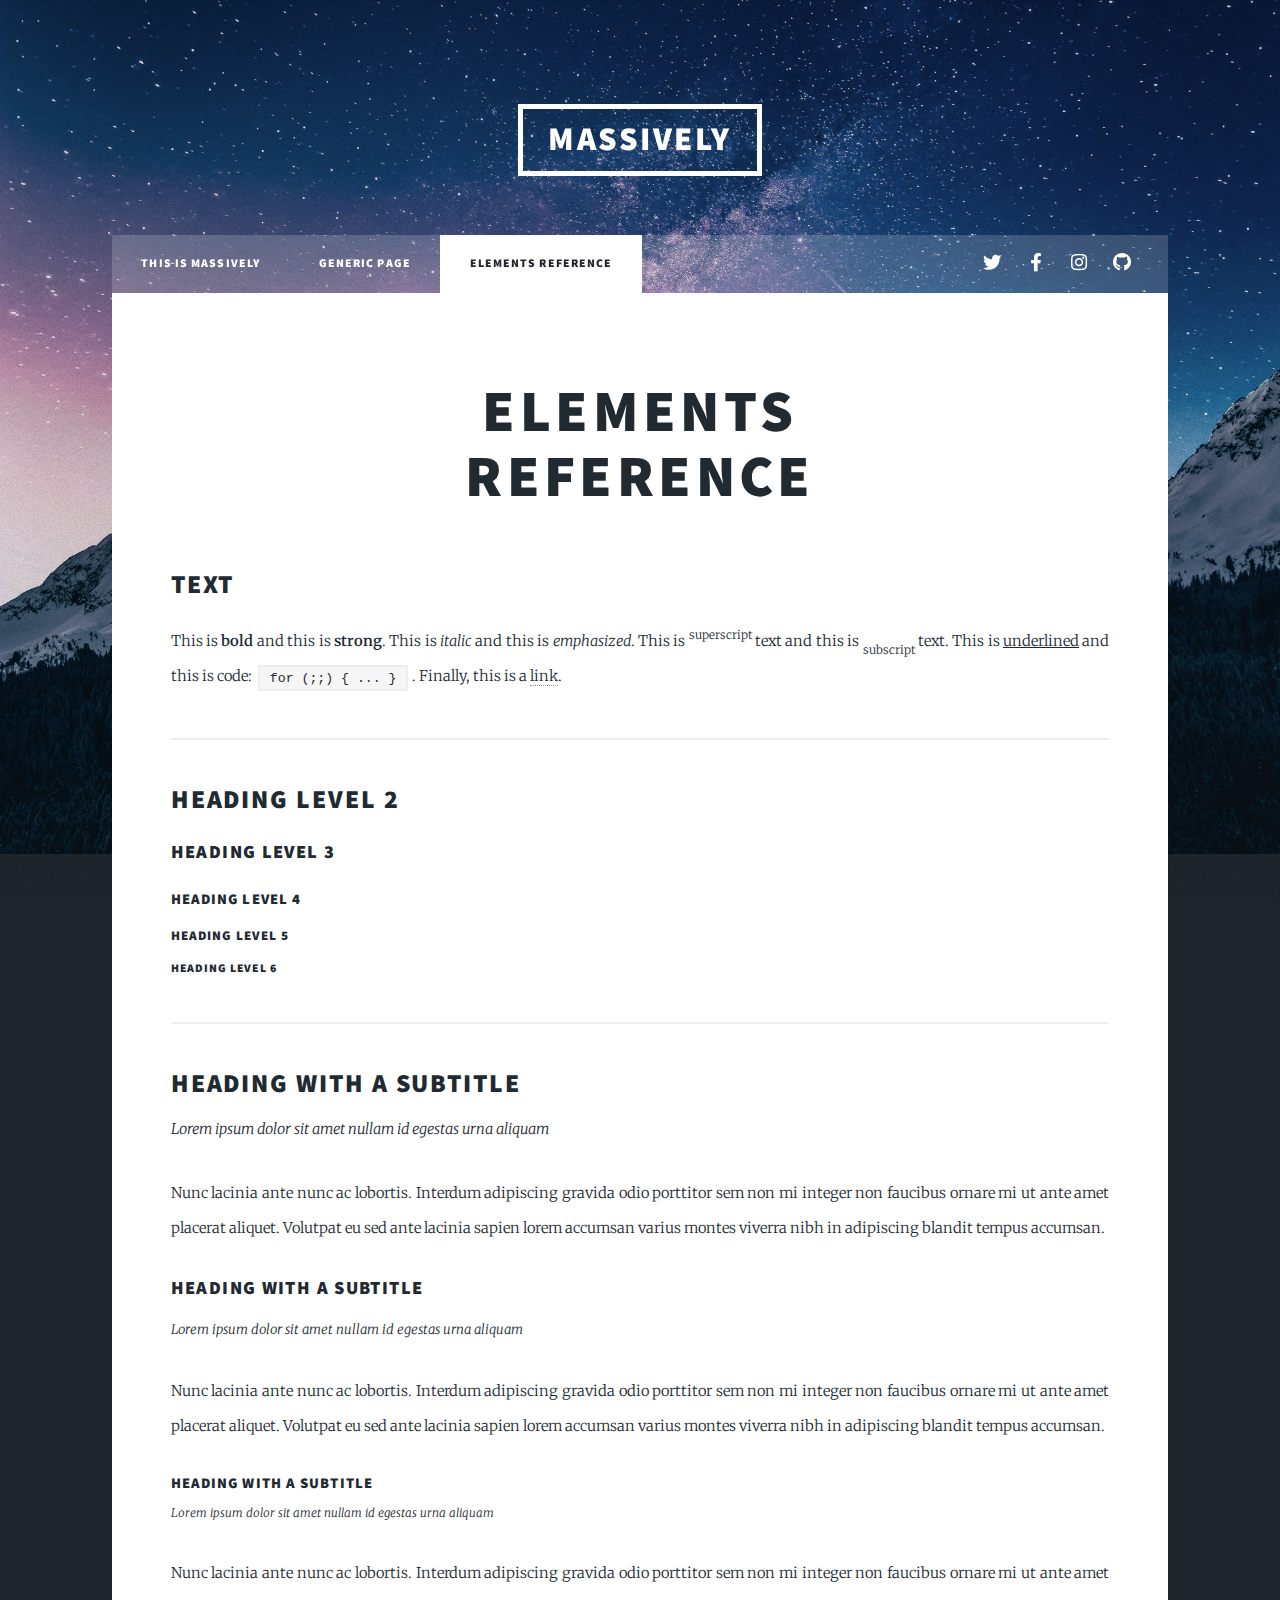
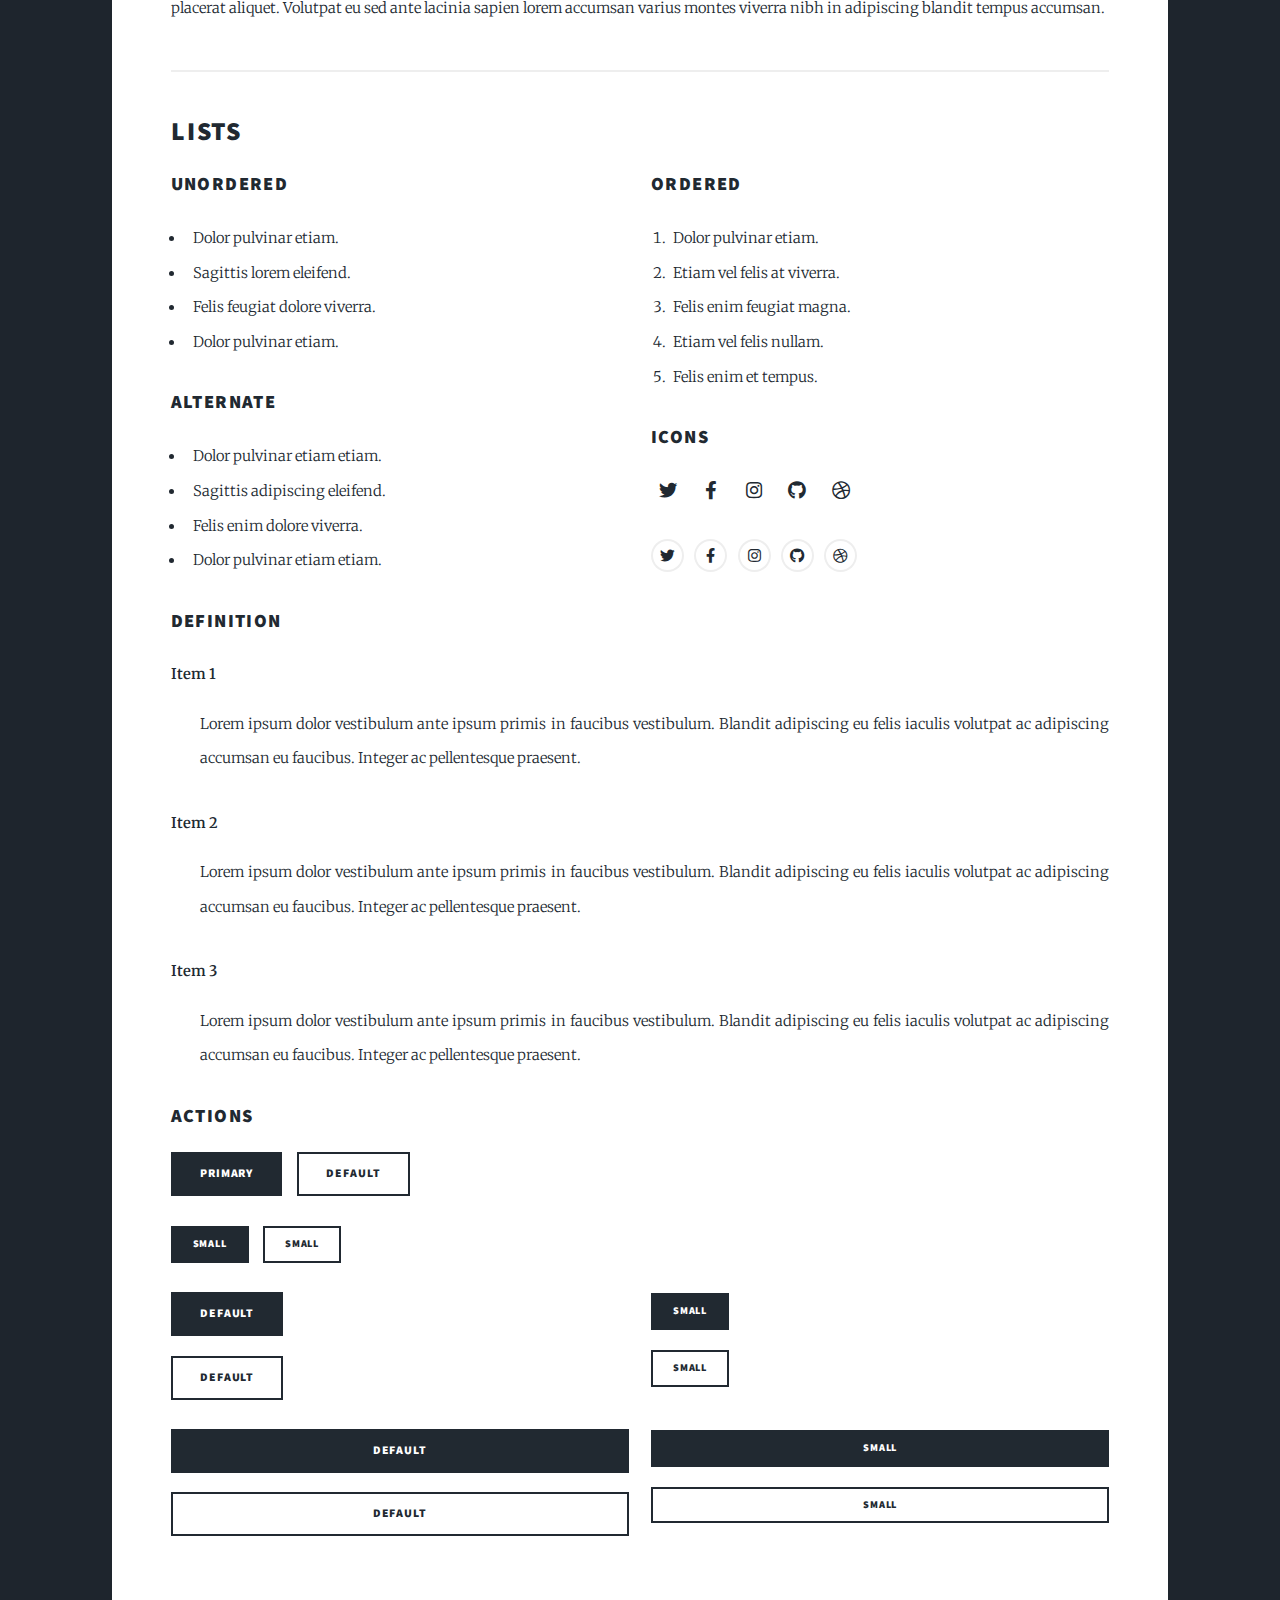
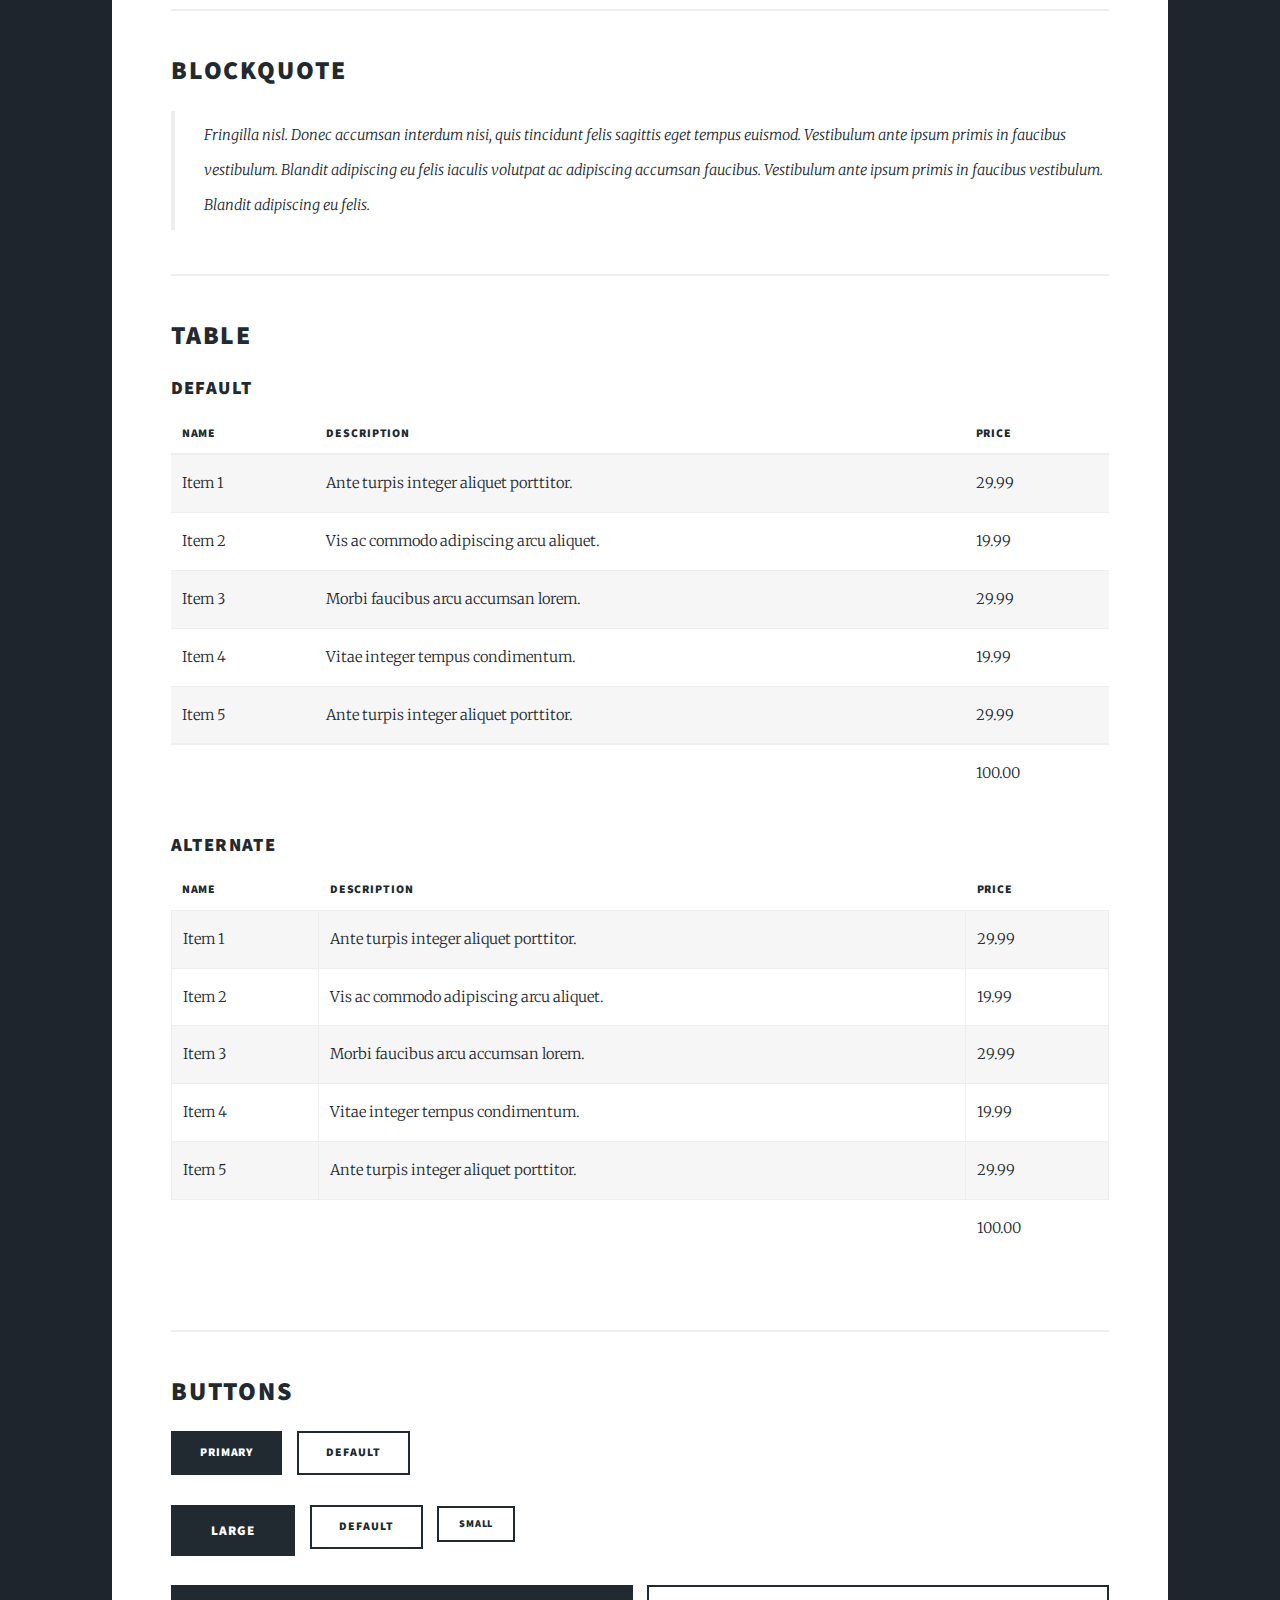
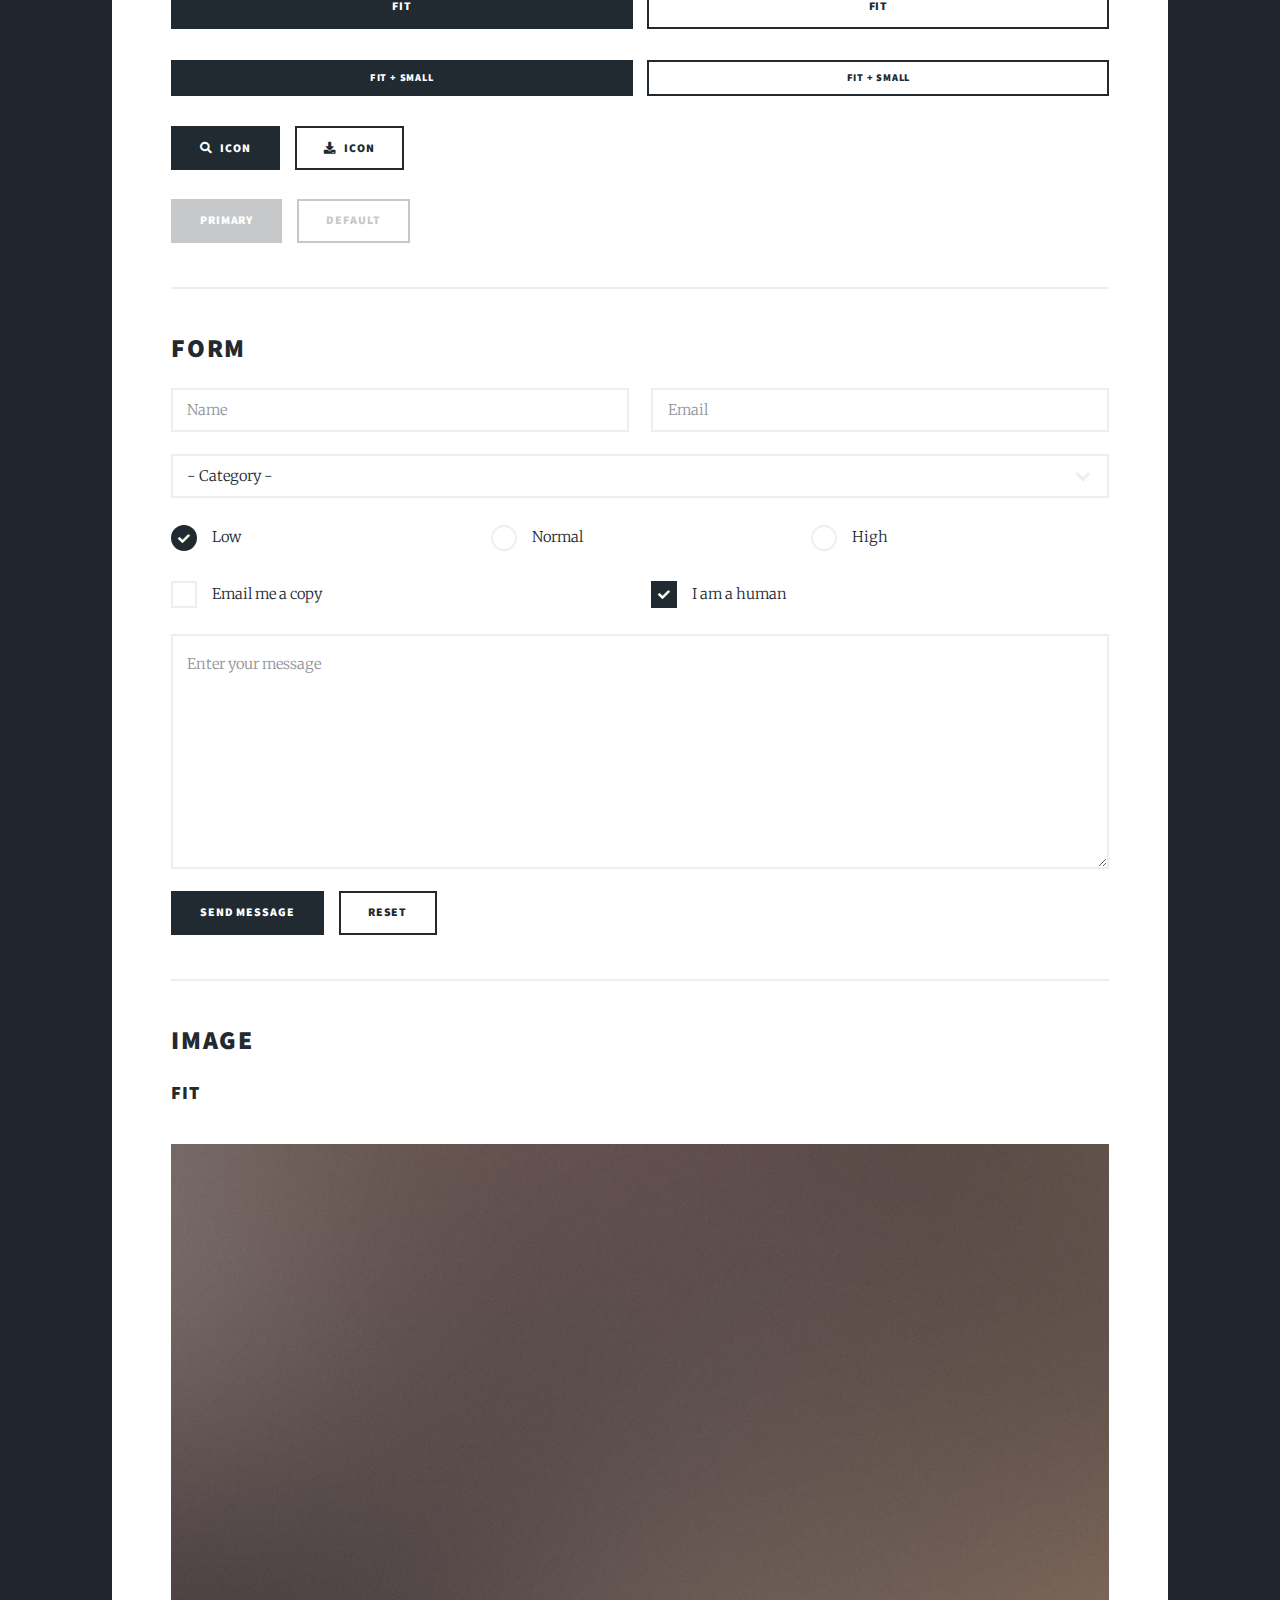
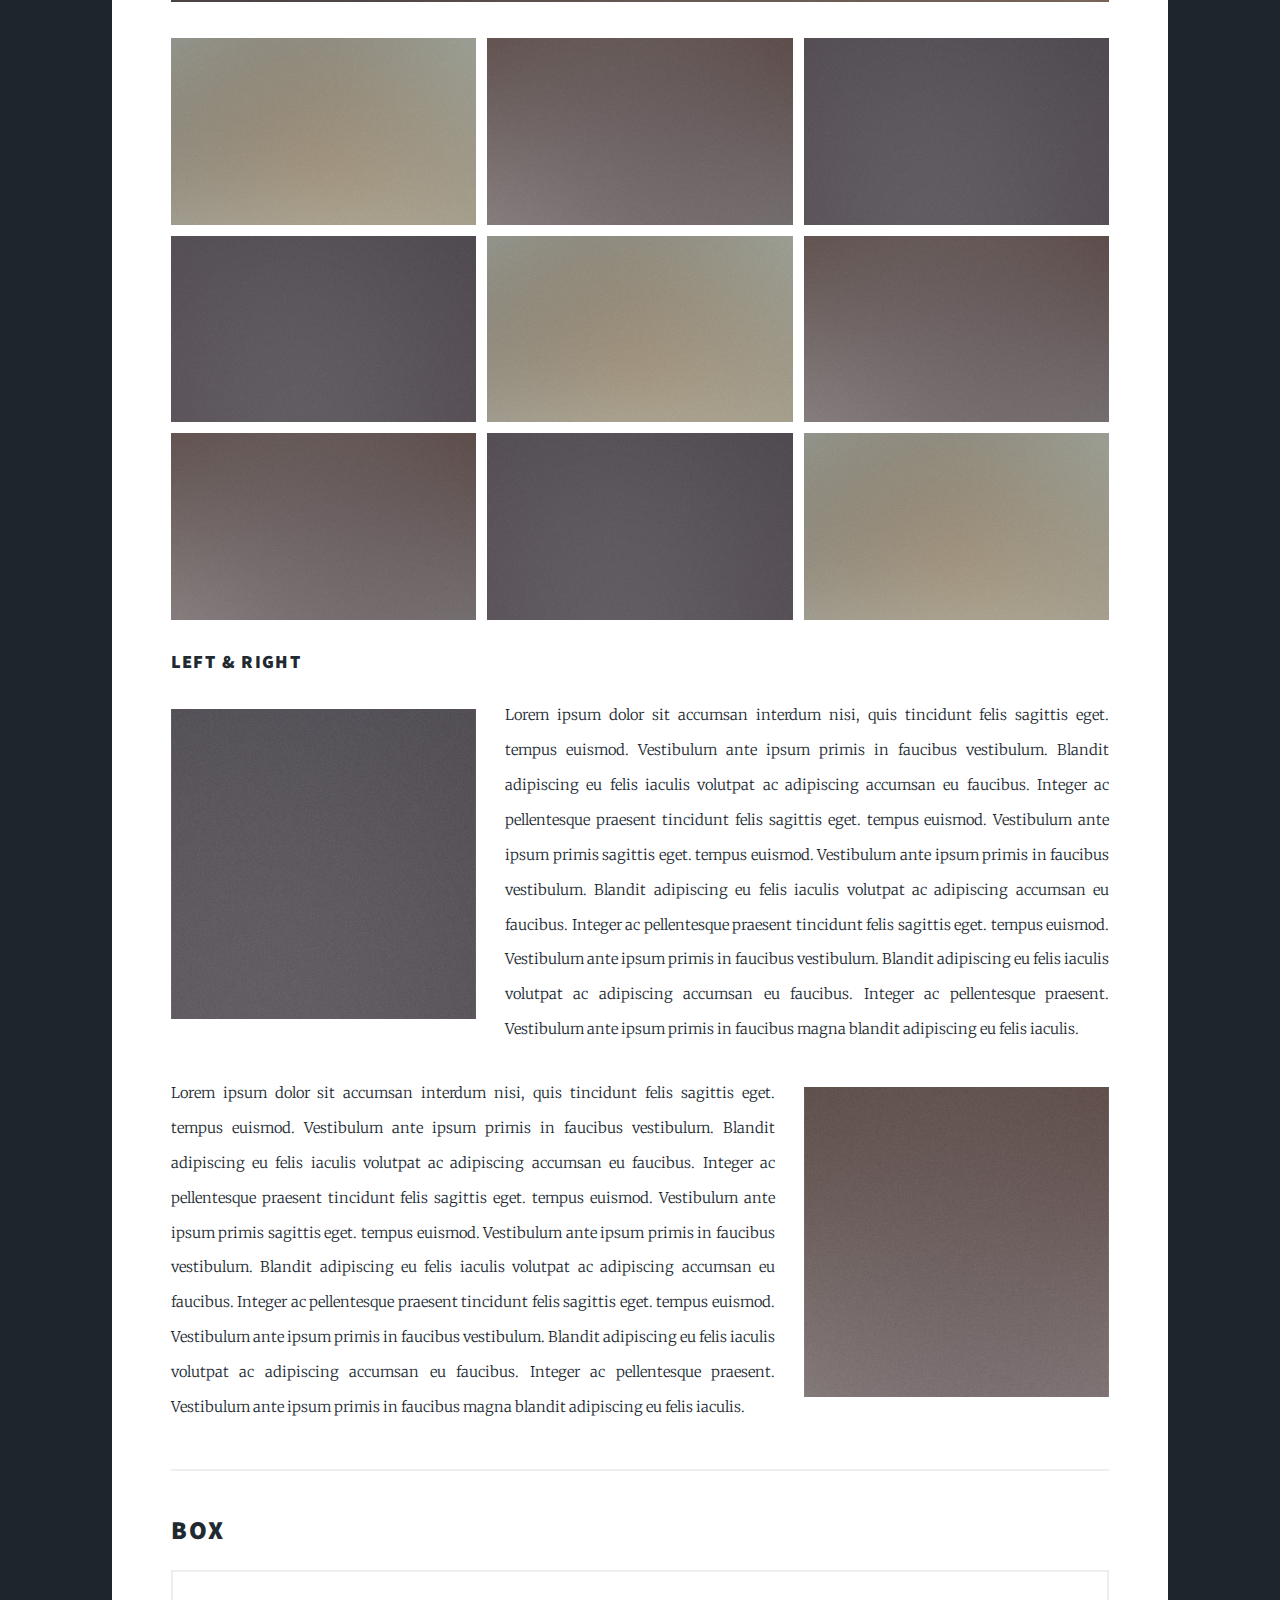
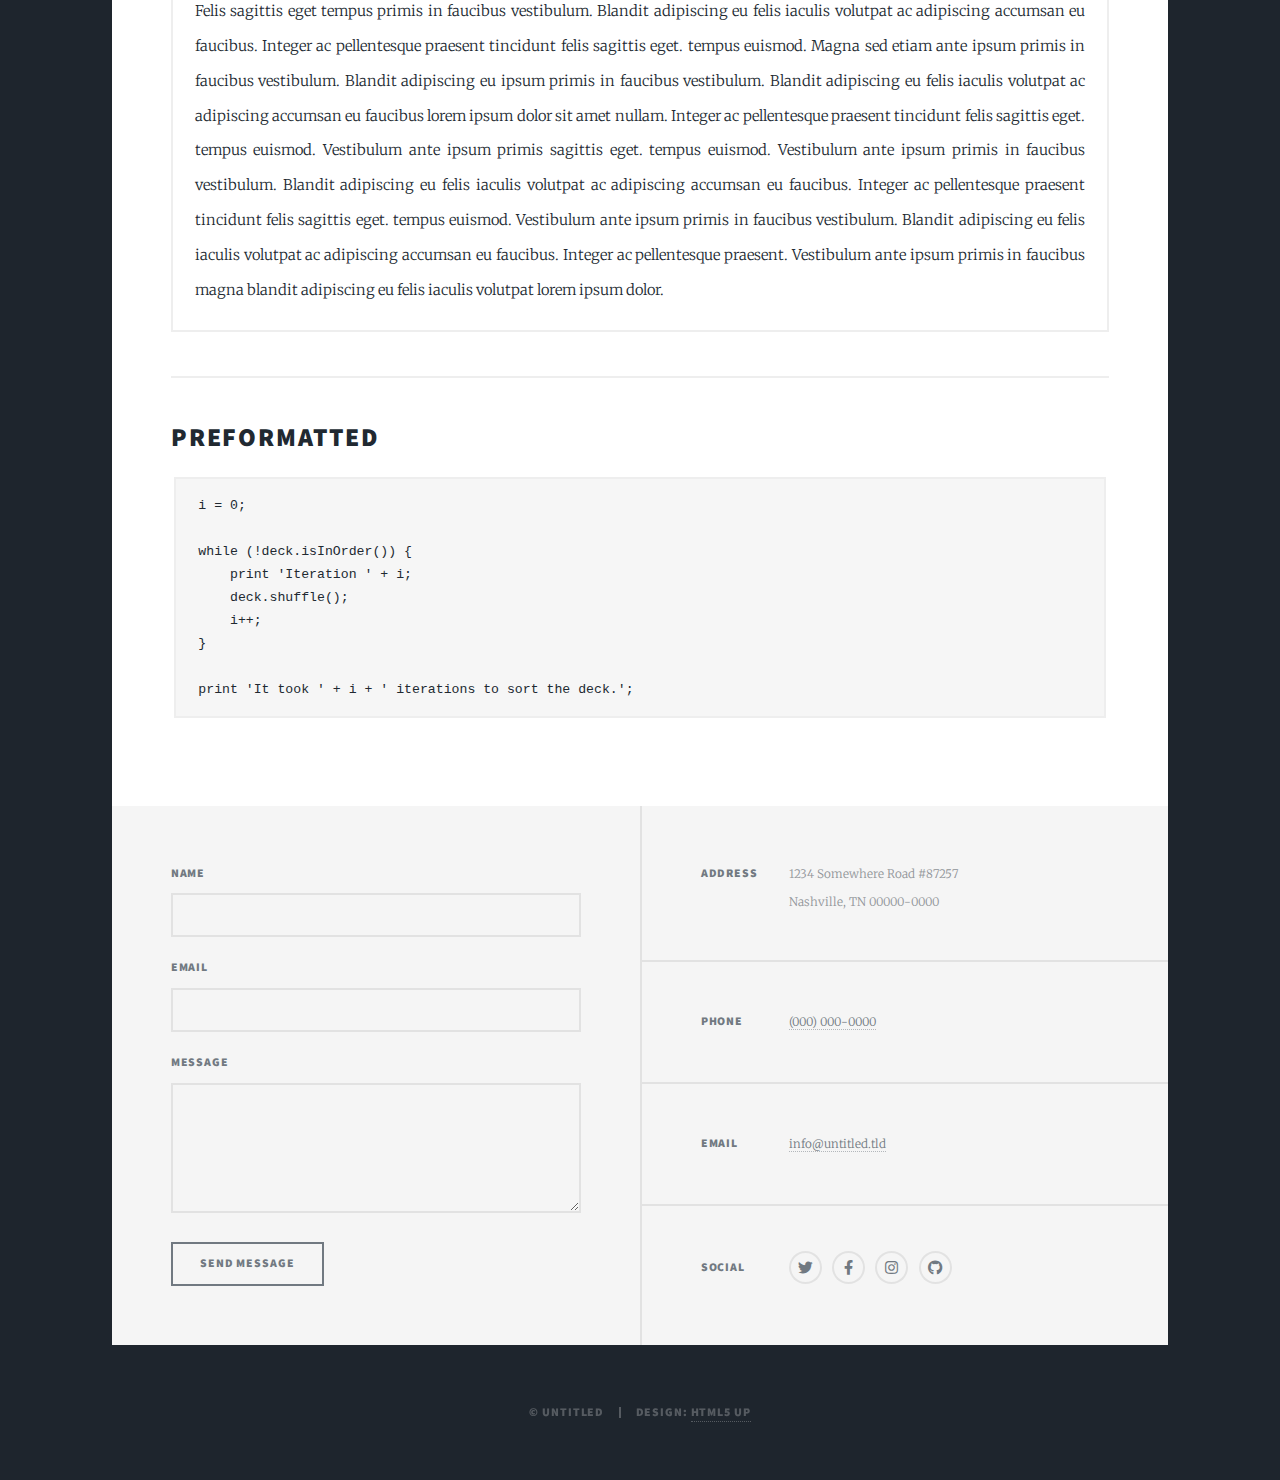
<file: elements.html>
<!DOCTYPE HTML>
<!--
	Massively by HTML5 UP
	html5up.net | @ajlkn
	Free for personal and commercial use under the CCA 3.0 license (html5up.net/license)
-->
<html>
	<head>
		<title>Elements Reference - Massively by HTML5 UP</title>
		<meta charset="utf-8" />
		<meta name="viewport" content="width=device-width, initial-scale=1, user-scalable=no" />
		<link rel="stylesheet" href="assets/css/main.css" />
		<noscript><link rel="stylesheet" href="assets/css/noscript.css" /></noscript>
	</head>
	<body class="is-preload">

		<!-- Wrapper -->
			<div id="wrapper">

				<!-- Header -->
					<header id="header">
						<a href="index.html" class="logo">Massively</a>
					</header>

				<!-- Nav -->
					<nav id="nav">
						<ul class="links">
							<li><a href="index.html">This is Massively</a></li>
							<li><a href="generic.html">Generic Page</a></li>
							<li class="active"><a href="elements.html">Elements Reference</a></li>
						</ul>
						<ul class="icons">
							<li><a href="#" class="icon brands fa-twitter"><span class="label">Twitter</span></a></li>
							<li><a href="#" class="icon brands fa-facebook-f"><span class="label">Facebook</span></a></li>
							<li><a href="#" class="icon brands fa-instagram"><span class="label">Instagram</span></a></li>
							<li><a href="#" class="icon brands fa-github"><span class="label">GitHub</span></a></li>
						</ul>
					</nav>

				<!-- Main -->
					<div id="main">

						<!-- Post -->
							<section class="post">
								<header class="major">
									<h1>Elements<br />
									Reference</h1>
								</header>

								<!-- Text stuff -->
									<h2>Text</h2>
									<p>This is <b>bold</b> and this is <strong>strong</strong>. This is <i>italic</i> and this is <em>emphasized</em>.
									This is <sup>superscript</sup> text and this is <sub>subscript</sub> text.
									This is <u>underlined</u> and this is code: <code>for (;;) { ... }</code>.
									Finally, this is a <a href="#">link</a>.</p>
									<hr />
									<h2>Heading Level 2</h2>
									<h3>Heading Level 3</h3>
									<h4>Heading Level 4</h4>
									<h5>Heading Level 5</h5>
									<h6>Heading Level 6</h6>
									<hr />
									<header>
										<h2>Heading with a Subtitle</h2>
										<p>Lorem ipsum dolor sit amet nullam id egestas urna aliquam</p>
									</header>
									<p>Nunc lacinia ante nunc ac lobortis. Interdum adipiscing gravida odio porttitor sem non mi integer non faucibus ornare mi ut ante amet placerat aliquet. Volutpat eu sed ante lacinia sapien lorem accumsan varius montes viverra nibh in adipiscing blandit tempus accumsan.</p>
									<header>
										<h3>Heading with a Subtitle</h3>
										<p>Lorem ipsum dolor sit amet nullam id egestas urna aliquam</p>
									</header>
									<p>Nunc lacinia ante nunc ac lobortis. Interdum adipiscing gravida odio porttitor sem non mi integer non faucibus ornare mi ut ante amet placerat aliquet. Volutpat eu sed ante lacinia sapien lorem accumsan varius montes viverra nibh in adipiscing blandit tempus accumsan.</p>
									<header>
										<h4>Heading with a Subtitle</h4>
										<p>Lorem ipsum dolor sit amet nullam id egestas urna aliquam</p>
									</header>
									<p>Nunc lacinia ante nunc ac lobortis. Interdum adipiscing gravida odio porttitor sem non mi integer non faucibus ornare mi ut ante amet placerat aliquet. Volutpat eu sed ante lacinia sapien lorem accumsan varius montes viverra nibh in adipiscing blandit tempus accumsan.</p>

									<hr />

								<!-- Lists -->
									<h2>Lists</h2>
									<div class="row">
										<div class="col-6 col-12-small">

											<h3>Unordered</h3>
											<ul>
												<li>Dolor pulvinar etiam.</li>
												<li>Sagittis lorem eleifend.</li>
												<li>Felis feugiat dolore viverra.</li>
												<li>Dolor pulvinar etiam.</li>
											</ul>

											<h3>Alternate</h3>
											<ul class="alt">
												<li>Dolor pulvinar etiam etiam.</li>
												<li>Sagittis adipiscing eleifend.</li>
												<li>Felis enim dolore viverra.</li>
												<li>Dolor pulvinar etiam etiam.</li>
											</ul>

										</div>
										<div class="col-6 col-12-small">

											<h3>Ordered</h3>
											<ol>
												<li>Dolor pulvinar etiam.</li>
												<li>Etiam vel felis at viverra.</li>
												<li>Felis enim feugiat magna.</li>
												<li>Etiam vel felis nullam.</li>
												<li>Felis enim et tempus.</li>
											</ol>

											<h3>Icons</h3>
											<ul class="icons">
												<li><a href="#" class="icon brands fa-twitter"><span class="label">Twitter</span></a></li>
												<li><a href="#" class="icon brands fa-facebook-f"><span class="label">Facebook</span></a></li>
												<li><a href="#" class="icon brands fa-instagram"><span class="label">Instagram</span></a></li>
												<li><a href="#" class="icon brands fa-github"><span class="label">Github</span></a></li>
												<li><a href="#" class="icon brands fa-dribbble"><span class="label">Dribbble</span></a></li>
											</ul>
											<ul class="icons alt">
												<li><a href="#" class="icon brands alt fa-twitter"><span class="label">Twitter</span></a></li>
												<li><a href="#" class="icon brands alt fa-facebook-f"><span class="label">Facebook</span></a></li>
												<li><a href="#" class="icon brands alt fa-instagram"><span class="label">Instagram</span></a></li>
												<li><a href="#" class="icon brands alt fa-github"><span class="label">Github</span></a></li>
												<li><a href="#" class="icon brands alt fa-dribbble"><span class="label">Dribbble</span></a></li>
											</ul>

										</div>
									</div>
									<h3>Definition</h3>
									<dl>
										<dt>Item 1</dt>
										<dd>
											<p>Lorem ipsum dolor vestibulum ante ipsum primis in faucibus vestibulum. Blandit adipiscing eu felis iaculis volutpat ac adipiscing accumsan eu faucibus. Integer ac pellentesque praesent.</p>
										</dd>
										<dt>Item 2</dt>
										<dd>
											<p>Lorem ipsum dolor vestibulum ante ipsum primis in faucibus vestibulum. Blandit adipiscing eu felis iaculis volutpat ac adipiscing accumsan eu faucibus. Integer ac pellentesque praesent.</p>
										</dd>
										<dt>Item 3</dt>
										<dd>
											<p>Lorem ipsum dolor vestibulum ante ipsum primis in faucibus vestibulum. Blandit adipiscing eu felis iaculis volutpat ac adipiscing accumsan eu faucibus. Integer ac pellentesque praesent.</p>
										</dd>
									</dl>

									<h3>Actions</h3>
									<ul class="actions">
										<li><a href="#" class="button primary">Primary</a></li>
										<li><a href="#" class="button">Default</a></li>
									</ul>
									<ul class="actions small">
										<li><a href="#" class="button primary small">Small</a></li>
										<li><a href="#" class="button small">Small</a></li>
									</ul>
									<div class="row">
										<div class="col-6 col-12-small">
											<ul class="actions stacked">
												<li><a href="#" class="button primary">Default</a></li>
												<li><a href="#" class="button">Default</a></li>
											</ul>
										</div>
										<div class="col-6 col-12-small">
											<ul class="actions stacked">
												<li><a href="#" class="button primary small">Small</a></li>
												<li><a href="#" class="button small">Small</a></li>
											</ul>
										</div>
									</div>
									<div class="row">
										<div class="col-6 col-12-small">
											<ul class="actions stacked">
												<li><a href="#" class="button primary fit">Default</a></li>
												<li><a href="#" class="button fit">Default</a></li>
											</ul>
										</div>
										<div class="col-6 col-12-small">
											<ul class="actions stacked">
												<li><a href="#" class="button primary small fit">Small</a></li>
												<li><a href="#" class="button small fit">Small</a></li>
											</ul>
										</div>
									</div>

									<hr />

								<!-- Blockquote -->
									<h2>Blockquote</h2>
									<blockquote>Fringilla nisl. Donec accumsan interdum nisi, quis tincidunt felis sagittis eget tempus euismod. Vestibulum ante ipsum primis in faucibus vestibulum. Blandit adipiscing eu felis iaculis volutpat ac adipiscing accumsan faucibus. Vestibulum ante ipsum primis in faucibus vestibulum. Blandit adipiscing eu felis.</blockquote>

									<hr />

								<!-- Table -->
									<h2>Table</h2>

									<h3>Default</h3>
									<div class="table-wrapper">
										<table>
											<thead>
												<tr>
													<th>Name</th>
													<th>Description</th>
													<th>Price</th>
												</tr>
											</thead>
											<tbody>
												<tr>
													<td>Item 1</td>
													<td>Ante turpis integer aliquet porttitor.</td>
													<td>29.99</td>
												</tr>
												<tr>
													<td>Item 2</td>
													<td>Vis ac commodo adipiscing arcu aliquet.</td>
													<td>19.99</td>
												</tr>
												<tr>
													<td>Item 3</td>
													<td> Morbi faucibus arcu accumsan lorem.</td>
													<td>29.99</td>
												</tr>
												<tr>
													<td>Item 4</td>
													<td>Vitae integer tempus condimentum.</td>
													<td>19.99</td>
												</tr>
												<tr>
													<td>Item 5</td>
													<td>Ante turpis integer aliquet porttitor.</td>
													<td>29.99</td>
												</tr>
											</tbody>
											<tfoot>
												<tr>
													<td colspan="2"></td>
													<td>100.00</td>
												</tr>
											</tfoot>
										</table>
									</div>

									<h3>Alternate</h3>
									<div class="table-wrapper">
										<table class="alt">
											<thead>
												<tr>
													<th>Name</th>
													<th>Description</th>
													<th>Price</th>
												</tr>
											</thead>
											<tbody>
												<tr>
													<td>Item 1</td>
													<td>Ante turpis integer aliquet porttitor.</td>
													<td>29.99</td>
												</tr>
												<tr>
													<td>Item 2</td>
													<td>Vis ac commodo adipiscing arcu aliquet.</td>
													<td>19.99</td>
												</tr>
												<tr>
													<td>Item 3</td>
													<td> Morbi faucibus arcu accumsan lorem.</td>
													<td>29.99</td>
												</tr>
												<tr>
													<td>Item 4</td>
													<td>Vitae integer tempus condimentum.</td>
													<td>19.99</td>
												</tr>
												<tr>
													<td>Item 5</td>
													<td>Ante turpis integer aliquet porttitor.</td>
													<td>29.99</td>
												</tr>
											</tbody>
											<tfoot>
												<tr>
													<td colspan="2"></td>
													<td>100.00</td>
												</tr>
											</tfoot>
										</table>
									</div>

									<hr />

								<!-- Buttons -->
									<h2>Buttons</h2>
									<ul class="actions">
										<li><a href="#" class="button primary">Primary</a></li>
										<li><a href="#" class="button">Default</a></li>
									</ul>
									<ul class="actions">
										<li><a href="#" class="button primary large">Large</a></li>
										<li><a href="#" class="button">Default</a></li>
										<li><a href="#" class="button small">Small</a></li>
									</ul>
									<ul class="actions fit">
										<li><a href="#" class="button primary fit">Fit</a></li>
										<li><a href="#" class="button fit">Fit</a></li>
									</ul>
									<ul class="actions fit small">
										<li><a href="#" class="button primary fit small">Fit + Small</a></li>
										<li><a href="#" class="button fit small">Fit + Small</a></li>
									</ul>
									<ul class="actions">
										<li><a href="#" class="button primary icon solid fa-search">Icon</a></li>
										<li><a href="#" class="button icon solid fa-download">Icon</a></li>
									</ul>
									<ul class="actions">
										<li><span class="button primary disabled">Primary</span></li>
										<li><span class="button disabled">Default</span></li>
									</ul>

									<hr />

								<!-- Form -->
									<h2>Form</h2>

									<form method="post" action="#">
										<div class="row gtr-uniform">
											<div class="col-6 col-12-xsmall">
												<input type="text" name="demo-name" id="demo-name" value="" placeholder="Name" />
											</div>
											<div class="col-6 col-12-xsmall">
												<input type="email" name="demo-email" id="demo-email" value="" placeholder="Email" />
											</div>
											<!-- Break -->
											<div class="col-12">
												<select name="demo-category" id="demo-category">
													<option value="">- Category -</option>
													<option value="1">Manufacturing</option>
													<option value="1">Shipping</option>
													<option value="1">Administration</option>
													<option value="1">Human Resources</option>
												</select>
											</div>
											<!-- Break -->
											<div class="col-4 col-12-small">
												<input type="radio" id="demo-priority-low" name="demo-priority" checked>
												<label for="demo-priority-low">Low</label>
											</div>
											<div class="col-4 col-12-small">
												<input type="radio" id="demo-priority-normal" name="demo-priority">
												<label for="demo-priority-normal">Normal</label>
											</div>
											<div class="col-4 col-12-small">
												<input type="radio" id="demo-priority-high" name="demo-priority">
												<label for="demo-priority-high">High</label>
											</div>
											<!-- Break -->
											<div class="col-6 col-12-small">
												<input type="checkbox" id="demo-copy" name="demo-copy">
												<label for="demo-copy">Email me a copy</label>
											</div>
											<div class="col-6 col-12-small">
												<input type="checkbox" id="demo-human" name="demo-human" checked>
												<label for="demo-human">I am a human</label>
											</div>
											<!-- Break -->
											<div class="col-12">
												<textarea name="demo-message" id="demo-message" placeholder="Enter your message" rows="6"></textarea>
											</div>
											<!-- Break -->
											<div class="col-12">
												<ul class="actions">
													<li><input type="submit" value="Send Message" class="primary" /></li>
													<li><input type="reset" value="Reset" /></li>
												</ul>
											</div>
										</div>
									</form>

									<hr />

								<!-- Image -->
									<h2>Image</h2>

									<h3>Fit</h3>
									<span class="image fit"><img src="images/pic01.jpg" alt="" /></span>
									<div class="box alt">
										<div class="row gtr-50 gtr-uniform">
											<div class="col-4"><span class="image fit"><img src="images/pic02.jpg" alt="" /></span></div>
											<div class="col-4"><span class="image fit"><img src="images/pic03.jpg" alt="" /></span></div>
											<div class="col-4"><span class="image fit"><img src="images/pic04.jpg" alt="" /></span></div>
											<!-- Break -->
											<div class="col-4"><span class="image fit"><img src="images/pic04.jpg" alt="" /></span></div>
											<div class="col-4"><span class="image fit"><img src="images/pic02.jpg" alt="" /></span></div>
											<div class="col-4"><span class="image fit"><img src="images/pic03.jpg" alt="" /></span></div>
											<!-- Break -->
											<div class="col-4"><span class="image fit"><img src="images/pic03.jpg" alt="" /></span></div>
											<div class="col-4"><span class="image fit"><img src="images/pic04.jpg" alt="" /></span></div>
											<div class="col-4"><span class="image fit"><img src="images/pic02.jpg" alt="" /></span></div>
										</div>
									</div>

									<h3>Left &amp; Right</h3>
									<p><span class="image left"><img src="images/pic08.jpg" alt="" /></span>Lorem ipsum dolor sit accumsan interdum nisi, quis tincidunt felis sagittis eget. tempus euismod. Vestibulum ante ipsum primis in faucibus vestibulum. Blandit adipiscing eu felis iaculis volutpat ac adipiscing accumsan eu faucibus. Integer ac pellentesque praesent tincidunt felis sagittis eget. tempus euismod. Vestibulum ante ipsum primis sagittis eget. tempus euismod. Vestibulum ante ipsum primis in faucibus vestibulum. Blandit adipiscing eu felis iaculis volutpat ac adipiscing accumsan eu faucibus. Integer ac pellentesque praesent tincidunt felis sagittis eget. tempus euismod. Vestibulum ante ipsum primis in faucibus vestibulum. Blandit adipiscing eu felis iaculis volutpat ac adipiscing accumsan eu faucibus. Integer ac pellentesque praesent. Vestibulum ante ipsum primis in faucibus magna blandit adipiscing eu felis iaculis.</p>
									<p><span class="image right"><img src="images/pic09.jpg" alt="" /></span>Lorem ipsum dolor sit accumsan interdum nisi, quis tincidunt felis sagittis eget. tempus euismod. Vestibulum ante ipsum primis in faucibus vestibulum. Blandit adipiscing eu felis iaculis volutpat ac adipiscing accumsan eu faucibus. Integer ac pellentesque praesent tincidunt felis sagittis eget. tempus euismod. Vestibulum ante ipsum primis sagittis eget. tempus euismod. Vestibulum ante ipsum primis in faucibus vestibulum. Blandit adipiscing eu felis iaculis volutpat ac adipiscing accumsan eu faucibus. Integer ac pellentesque praesent tincidunt felis sagittis eget. tempus euismod. Vestibulum ante ipsum primis in faucibus vestibulum. Blandit adipiscing eu felis iaculis volutpat ac adipiscing accumsan eu faucibus. Integer ac pellentesque praesent. Vestibulum ante ipsum primis in faucibus magna blandit adipiscing eu felis iaculis.</p>

									<hr />

								<!-- Box -->
									<h2>Box</h2>
									<div class="box">
										<p>Felis sagittis eget tempus primis in faucibus vestibulum. Blandit adipiscing eu felis iaculis volutpat ac adipiscing accumsan eu faucibus. Integer ac pellentesque praesent tincidunt felis sagittis eget. tempus euismod. Magna sed etiam ante ipsum primis in faucibus vestibulum. Blandit adipiscing eu ipsum primis in faucibus vestibulum. Blandit adipiscing eu felis iaculis volutpat ac adipiscing accumsan eu faucibus lorem ipsum dolor sit amet nullam. Integer ac pellentesque praesent tincidunt felis sagittis eget. tempus euismod. Vestibulum ante ipsum primis sagittis eget. tempus euismod. Vestibulum ante ipsum primis in faucibus vestibulum. Blandit adipiscing eu felis iaculis volutpat ac adipiscing accumsan eu faucibus. Integer ac pellentesque praesent tincidunt felis sagittis eget. tempus euismod. Vestibulum ante ipsum primis in faucibus vestibulum. Blandit adipiscing eu felis iaculis volutpat ac adipiscing accumsan eu faucibus. Integer ac pellentesque praesent. Vestibulum ante ipsum primis in faucibus magna blandit adipiscing eu felis iaculis volutpat lorem ipsum dolor.</p>
									</div>

									<hr />

								<!-- Preformatted Code -->
									<h2>Preformatted</h2>
									<pre><code>i = 0;

while (!deck.isInOrder()) {
    print 'Iteration ' + i;
    deck.shuffle();
    i++;
}

print 'It took ' + i + ' iterations to sort the deck.';
</code></pre>

							</section>

					</div>

				<!-- Footer -->
					<footer id="footer">
						<section>
							<form method="post" action="#">
								<div class="fields">
									<div class="field">
										<label for="name">Name</label>
										<input type="text" name="name" id="name" />
									</div>
									<div class="field">
										<label for="email">Email</label>
										<input type="text" name="email" id="email" />
									</div>
									<div class="field">
										<label for="message">Message</label>
										<textarea name="message" id="message" rows="3"></textarea>
									</div>
								</div>
								<ul class="actions">
									<li><input type="submit" value="Send Message" /></li>
								</ul>
							</form>
						</section>
						<section class="split contact">
							<section class="alt">
								<h3>Address</h3>
								<p>1234 Somewhere Road #87257<br />
								Nashville, TN 00000-0000</p>
							</section>
							<section>
								<h3>Phone</h3>
								<p><a href="#">(000) 000-0000</a></p>
							</section>
							<section>
								<h3>Email</h3>
								<p><a href="#">info@untitled.tld</a></p>
							</section>
							<section>
								<h3>Social</h3>
								<ul class="icons alt">
									<li><a href="#" class="icon brands alt fa-twitter"><span class="label">Twitter</span></a></li>
									<li><a href="#" class="icon brands alt fa-facebook-f"><span class="label">Facebook</span></a></li>
									<li><a href="#" class="icon brands alt fa-instagram"><span class="label">Instagram</span></a></li>
									<li><a href="#" class="icon brands alt fa-github"><span class="label">GitHub</span></a></li>
								</ul>
							</section>
						</section>
					</footer>

				<!-- Copyright -->
					<div id="copyright">
						<ul><li>&copy; Untitled</li><li>Design: <a href="https://html5up.net">HTML5 UP</a></li></ul>
					</div>

			</div>

		<!-- Scripts -->
			<script src="assets/js/jquery.min.js"></script>
			<script src="assets/js/jquery.scrollex.min.js"></script>
			<script src="assets/js/jquery.scrolly.min.js"></script>
			<script src="assets/js/browser.min.js"></script>
			<script src="assets/js/breakpoints.min.js"></script>
			<script src="assets/js/util.js"></script>
			<script src="assets/js/main.js"></script>

	</body>
</html>
</file>
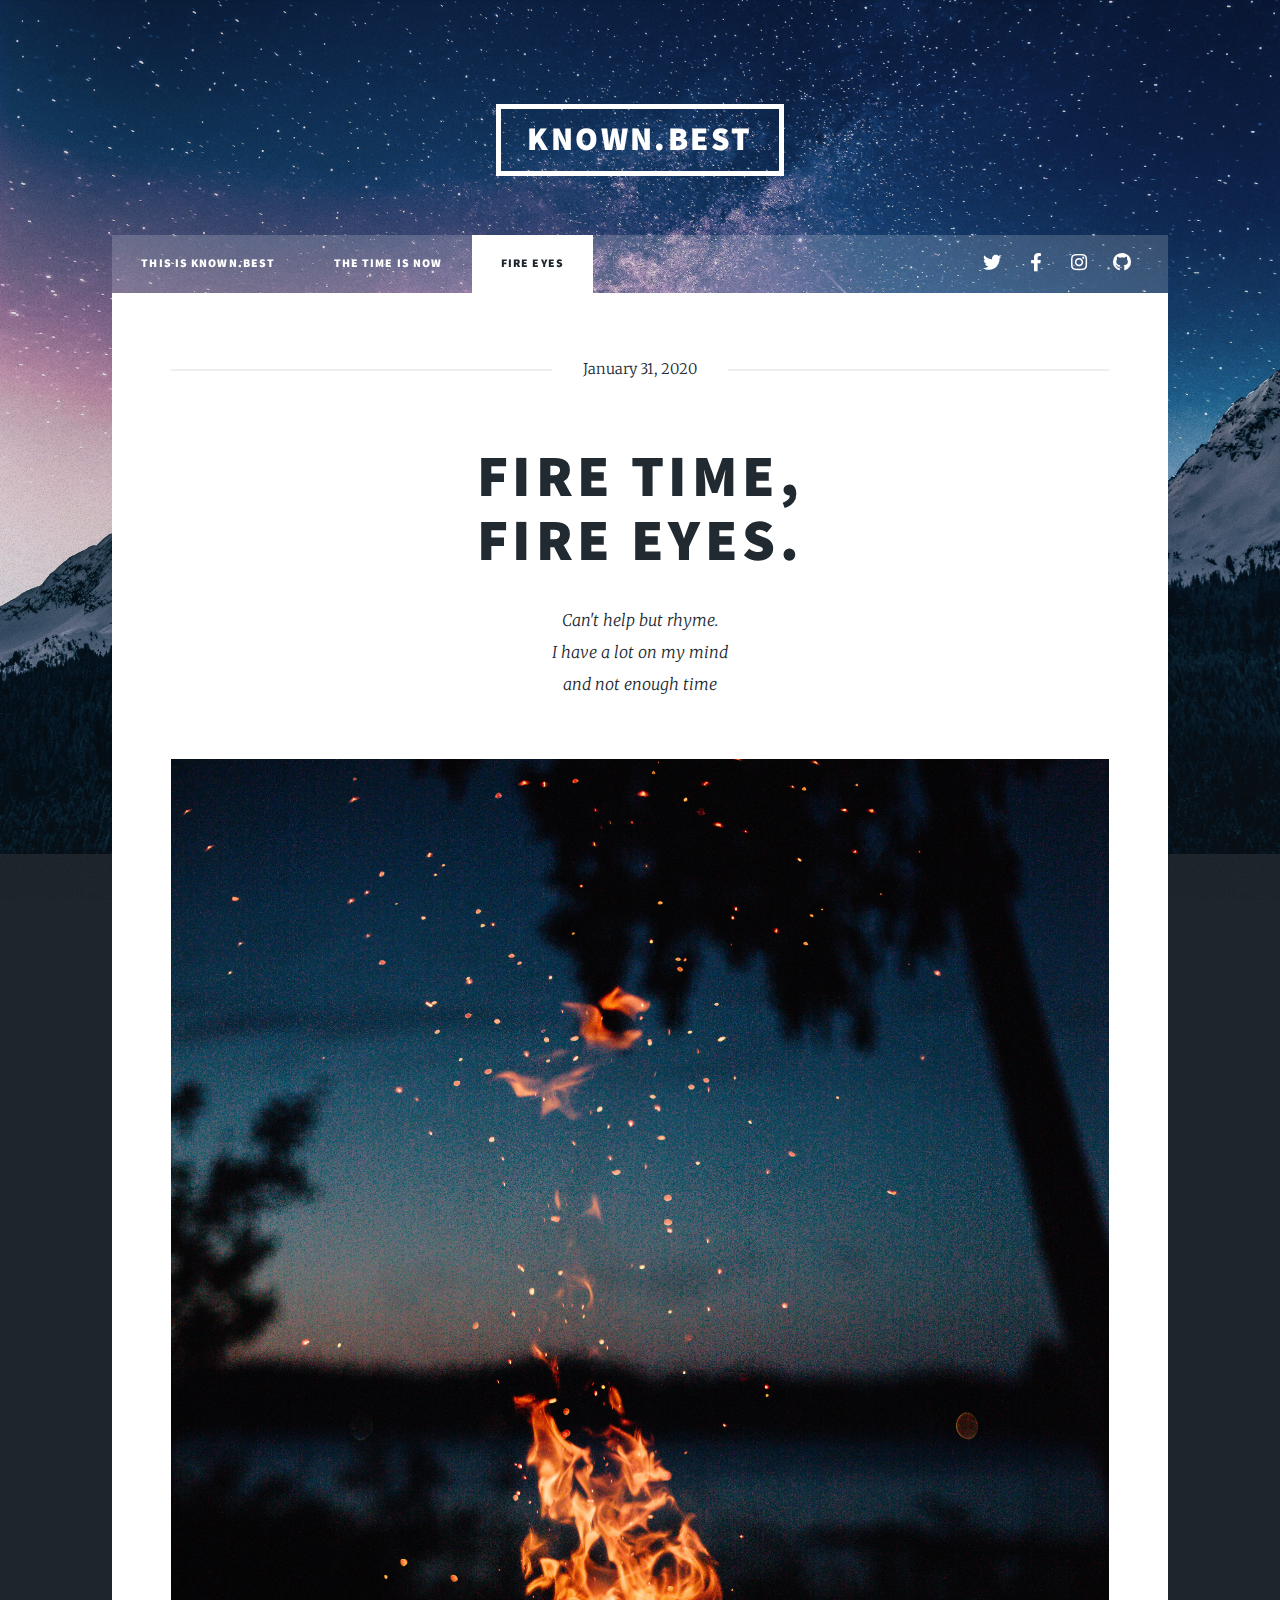
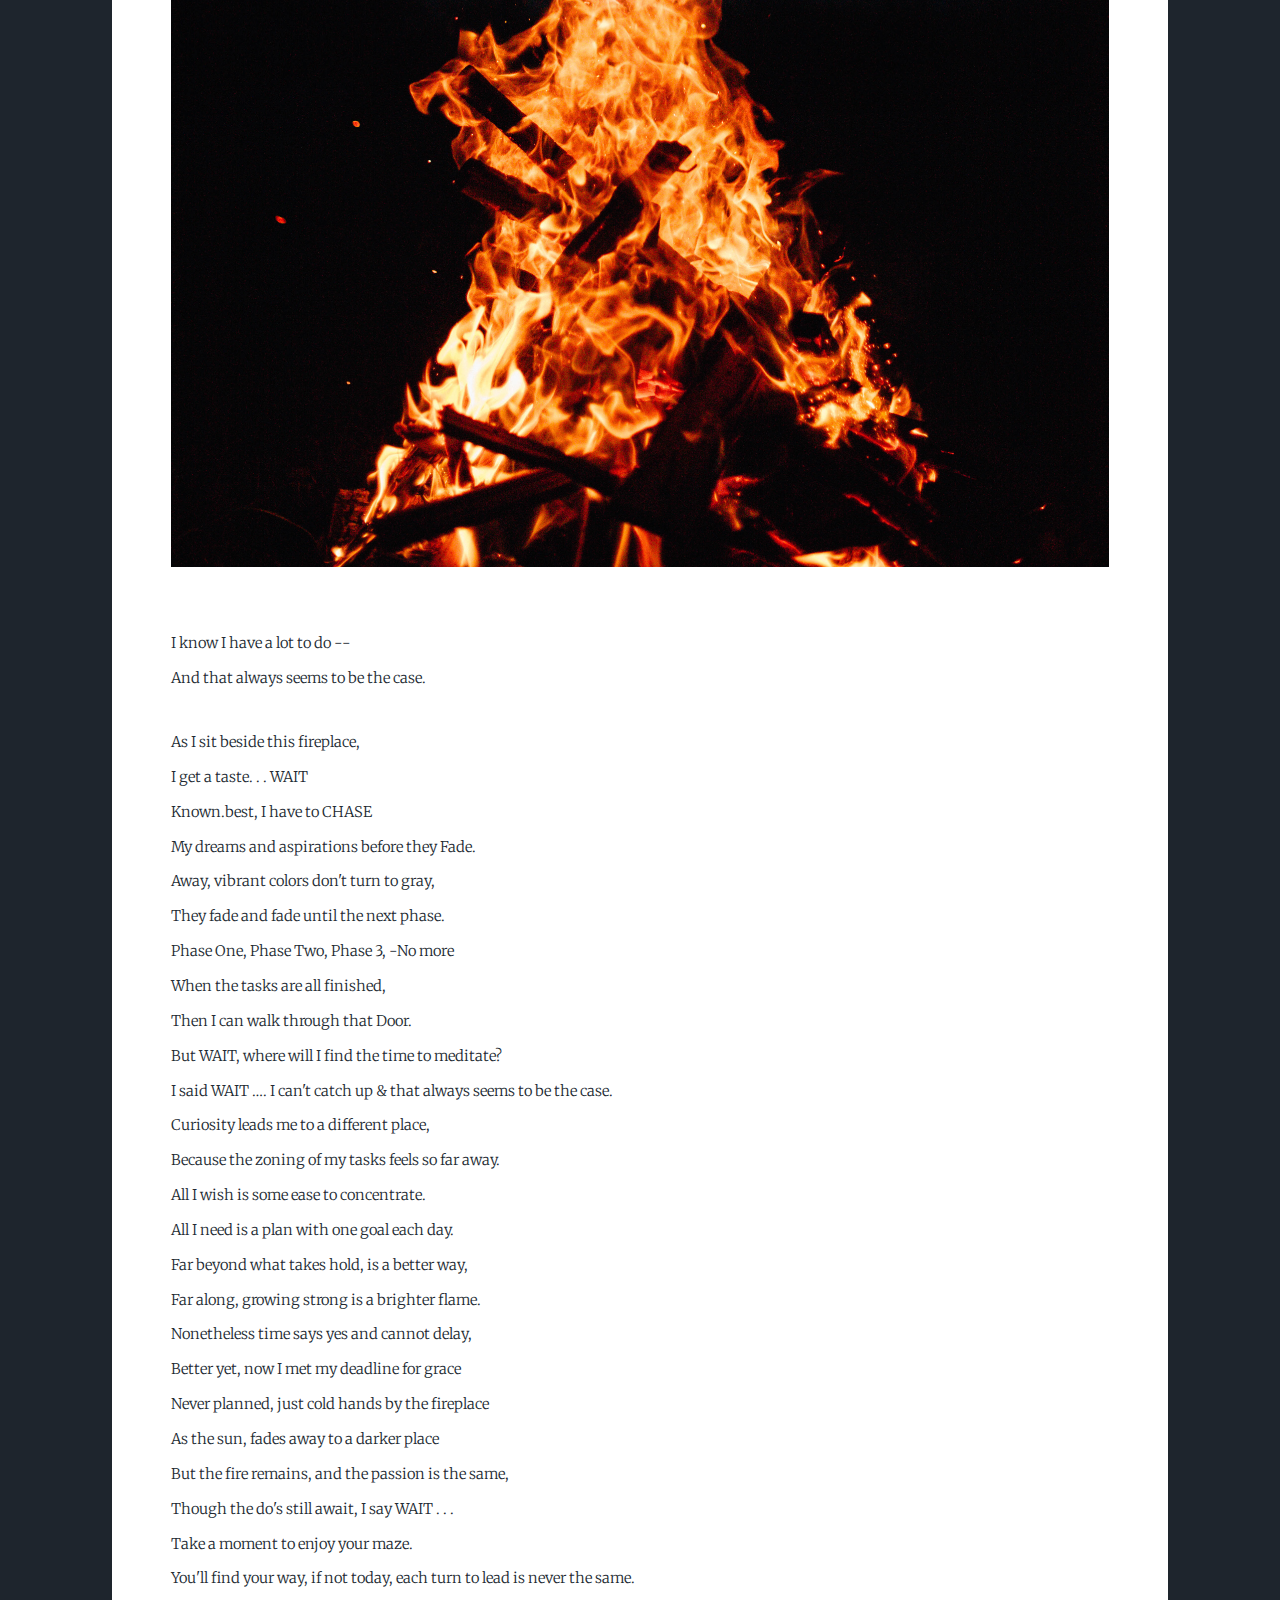
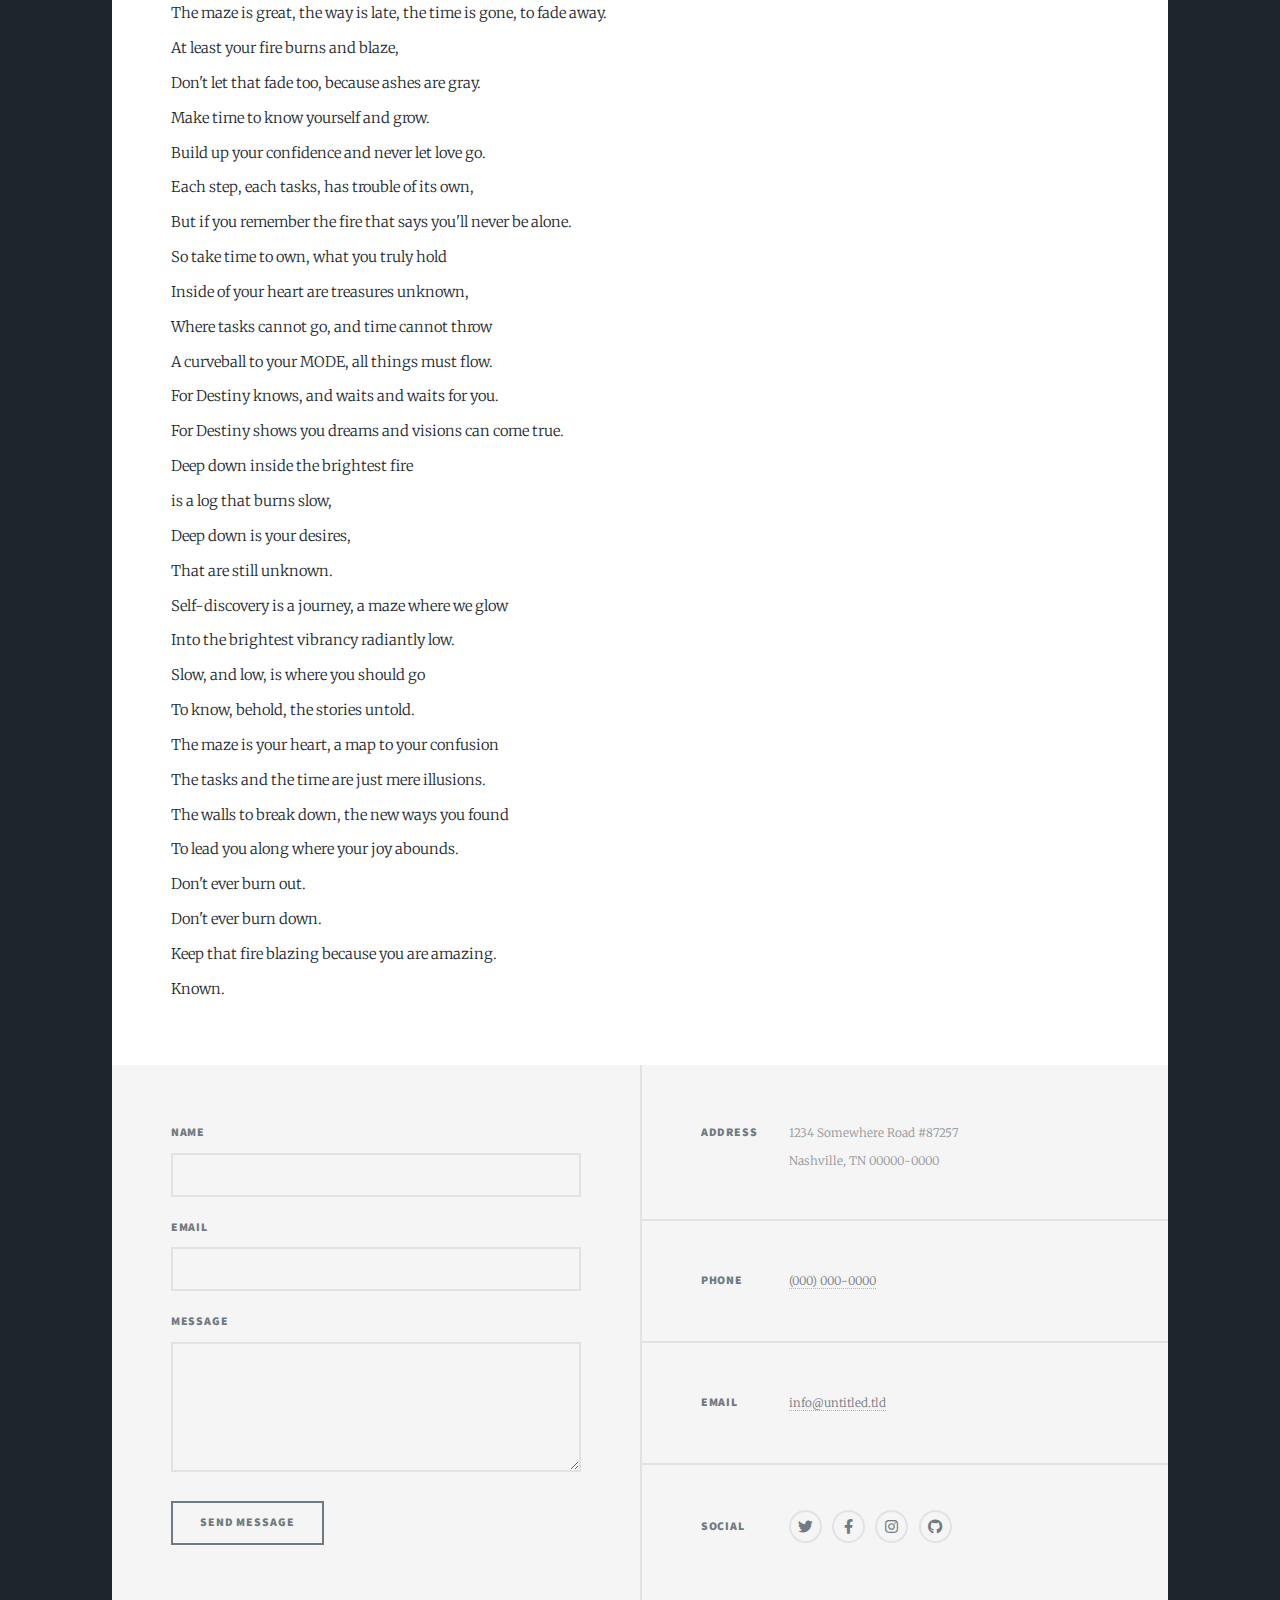
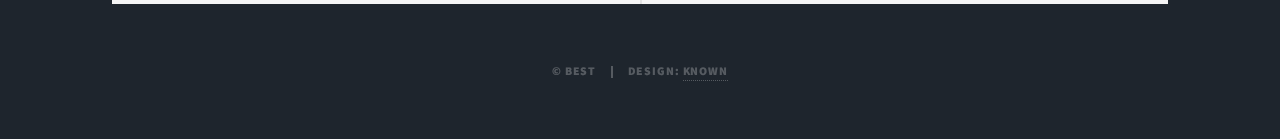
<file: Fire_Time_01_21_2020.html>
<!DOCTYPE HTML>
<!--
	Poem
-->
<html>
	<head>
		<title>Fire Rise</title>
		<meta charset="utf-8" />
		<meta name="viewport" content="width=device-width, initial-scale=1, user-scalable=no" />
		<link rel="stylesheet" href="assets/css/main.css" />
		<noscript><link rel="stylesheet" href="assets/css/noscript.css" /></noscript>
	</head>
	<body class="is-preload">

		<!-- Wrapper -->
			<div id="wrapper">

				<!-- Header -->
					<header id="header">
						<a href="index.html" class="logo">Known.best</a>
					</header>

				<!-- Nav -->
					<nav id="nav">
						<ul class="links">
                            <li><a href="index.html">This is Known.best</a></li>
                            <li><a href="1_1_2020.html">The Time is Now</a></li>
                            <li class="active"><a href="Fire_Time_01_21_2020.html">Fire Eyes</a></li>
						
						</ul>
						<ul class="icons">
							<li><a href="#" class="icon brands fa-twitter"><span class="label">Twitter</span></a></li>
							<li><a href="#" class="icon brands fa-facebook-f"><span class="label">Facebook</span></a></li>
							<li><a href="#" class="icon brands fa-instagram"><span class="label">Instagram</span></a></li>
							<li><a href="#" class="icon brands fa-github"><span class="label">GitHub</span></a></li>
						</ul>
					</nav>

				<!-- Main -->
					<div id="main">

						<!-- Post -->
							<section class="post">
								<header class="major">
                                    <span class="date">January 31, 2020</span>
									<h1>Fire Time, <br />
                                        Fire Eyes.</h1>
									<p>Can't help but rhyme.<br> I have a lot on my mind<br />
                                        and not enough time<br>
                            
                                    </p>
								</header>
								<div class="image main"><img src="images/nathan-lindahl-1j18807_ul0-unsplash.jpg" alt="fire" /></div>
                                <p>I know I have a lot to do --<br>
And that always seems to be the case. </p>

As I sit beside this fireplace,<br>
I get a taste. . . WAIT<br>
Known.best, I have to CHASE<br>
My dreams and aspirations before they Fade. <br>
Away, vibrant colors don't turn to gray, <br>
They fade and fade until the next phase.<br>
Phase One, Phase Two, Phase 3, -No more<br>
When the tasks are all finished, <br>
Then I can walk through that Door.<br>
But WAIT, where will I find the time to meditate?<br>
I said WAIT ….  I can't catch up & that always seems to be the case. <br>
Curiosity leads me to a different place, <br>
Because the zoning of my tasks feels so far away.<br>
All I wish is some ease to concentrate. <br>
All I need is a plan with one goal each day.<br>
Far beyond what takes hold, is a better way, <br>
Far along, growing strong is a brighter flame. <br>
Nonetheless time says yes and cannot delay,<br>
Better yet, now I met my deadline for grace<br>
Never planned, just cold hands by the fireplace<br>
As the sun, fades away to a darker place<br>
But the fire remains, and the passion is the same,<br>
Though the do's still await, I say WAIT . . .<br>
Take a moment to enjoy your maze. <br>
You'll find your way, if not today, each turn to lead is never the same. <br>
The maze is great, the way is late, the time is gone, to fade away.<br>
At least your fire burns and blaze,<br>
Don't let that fade too, because ashes are gray. <br>
Make time to know yourself and grow.<br>
Build up your confidence and never let love go.<br>
Each step, each tasks, has trouble of its own,<br>
But if you remember the fire that says you'll never be alone.<br>
So take time to own, what you truly hold<br>
Inside of your heart are treasures unknown,<br>
Where tasks cannot go, and time cannot throw<br>
A curveball to your MODE, all things must flow.<br>
For Destiny knows, and waits and waits for you.<br>
For Destiny shows you dreams and visions can come true. <br>
Deep down inside the brightest fire<br>
 is a log that burns slow,<br>
Deep down is your desires,<br>
That are still unknown.<br>
Self-discovery is a journey, a maze where we glow<br>
Into the brightest vibrancy radiantly low. <br>
Slow, and low, is where you should go<br>
To know, behold, the stories untold. <br>
The maze is your heart, a map to your confusion<br>
The tasks and the time are just mere illusions.<br>
The walls to break down, the new ways you found<br>
To lead you along where your joy abounds.<br>
Don't ever burn out. <br>
Don't ever burn down.<br>
Keep that fire blazing because you are amazing.<br>
Known. <br>
                                  							</section>

					</div>

				<!-- Footer -->
					<footer id="footer">
						<section>
							<form method="post" action="#">
								<div class="fields">
									<div class="field">
										<label for="name">Name</label>
										<input type="text" name="name" id="name" />
									</div>
									<div class="field">
										<label for="email">Email</label>
										<input type="text" name="email" id="email" />
									</div>
									<div class="field">
										<label for="message">Message</label>
										<textarea name="message" id="message" rows="3"></textarea>
									</div>
								</div>
								<ul class="actions">
									<li><input type="submit" value="Send Message" /></li>
								</ul>
							</form>
						</section>
						<section class="split contact">
							<section class="alt">
								<h3>Address</h3>
								<p>1234 Somewhere Road #87257<br />
								Nashville, TN 00000-0000</p>
							</section>
							<section>
								<h3>Phone</h3>
								<p><a href="#">(000) 000-0000</a></p>
							</section>
							<section>
								<h3>Email</h3>
								<p><a href="#">info@untitled.tld</a></p>
							</section>
							<section>
								<h3>Social</h3>
								<ul class="icons alt">
									<li><a href="#" class="icon brands alt fa-twitter"><span class="label">Twitter</span></a></li>
									<li><a href="#" class="icon brands alt fa-facebook-f"><span class="label">Facebook</span></a></li>
									<li><a href="#" class="icon brands alt fa-instagram"><span class="label">Instagram</span></a></li>
									<li><a href="#" class="icon brands alt fa-github"><span class="label">GitHub</span></a></li>
								</ul>
							</section>
						</section>
					</footer>

				<!-- Copyright -->
					<div id="copyright">
						<ul><li>&copy; Best</li><li>Design: <a href="https://known.best">Known</a></li></ul>
					</div>

			</div>

		<!-- Scripts -->
			<script src="assets/js/jquery.min.js"></script>
			<script src="assets/js/jquery.scrollex.min.js"></script>
			<script src="assets/js/jquery.scrolly.min.js"></script>
			<script src="assets/js/browser.min.js"></script>
			<script src="assets/js/breakpoints.min.js"></script>
			<script src="assets/js/util.js"></script>
			<script src="assets/js/main.js"></script>

	</body>
</html>
</file>
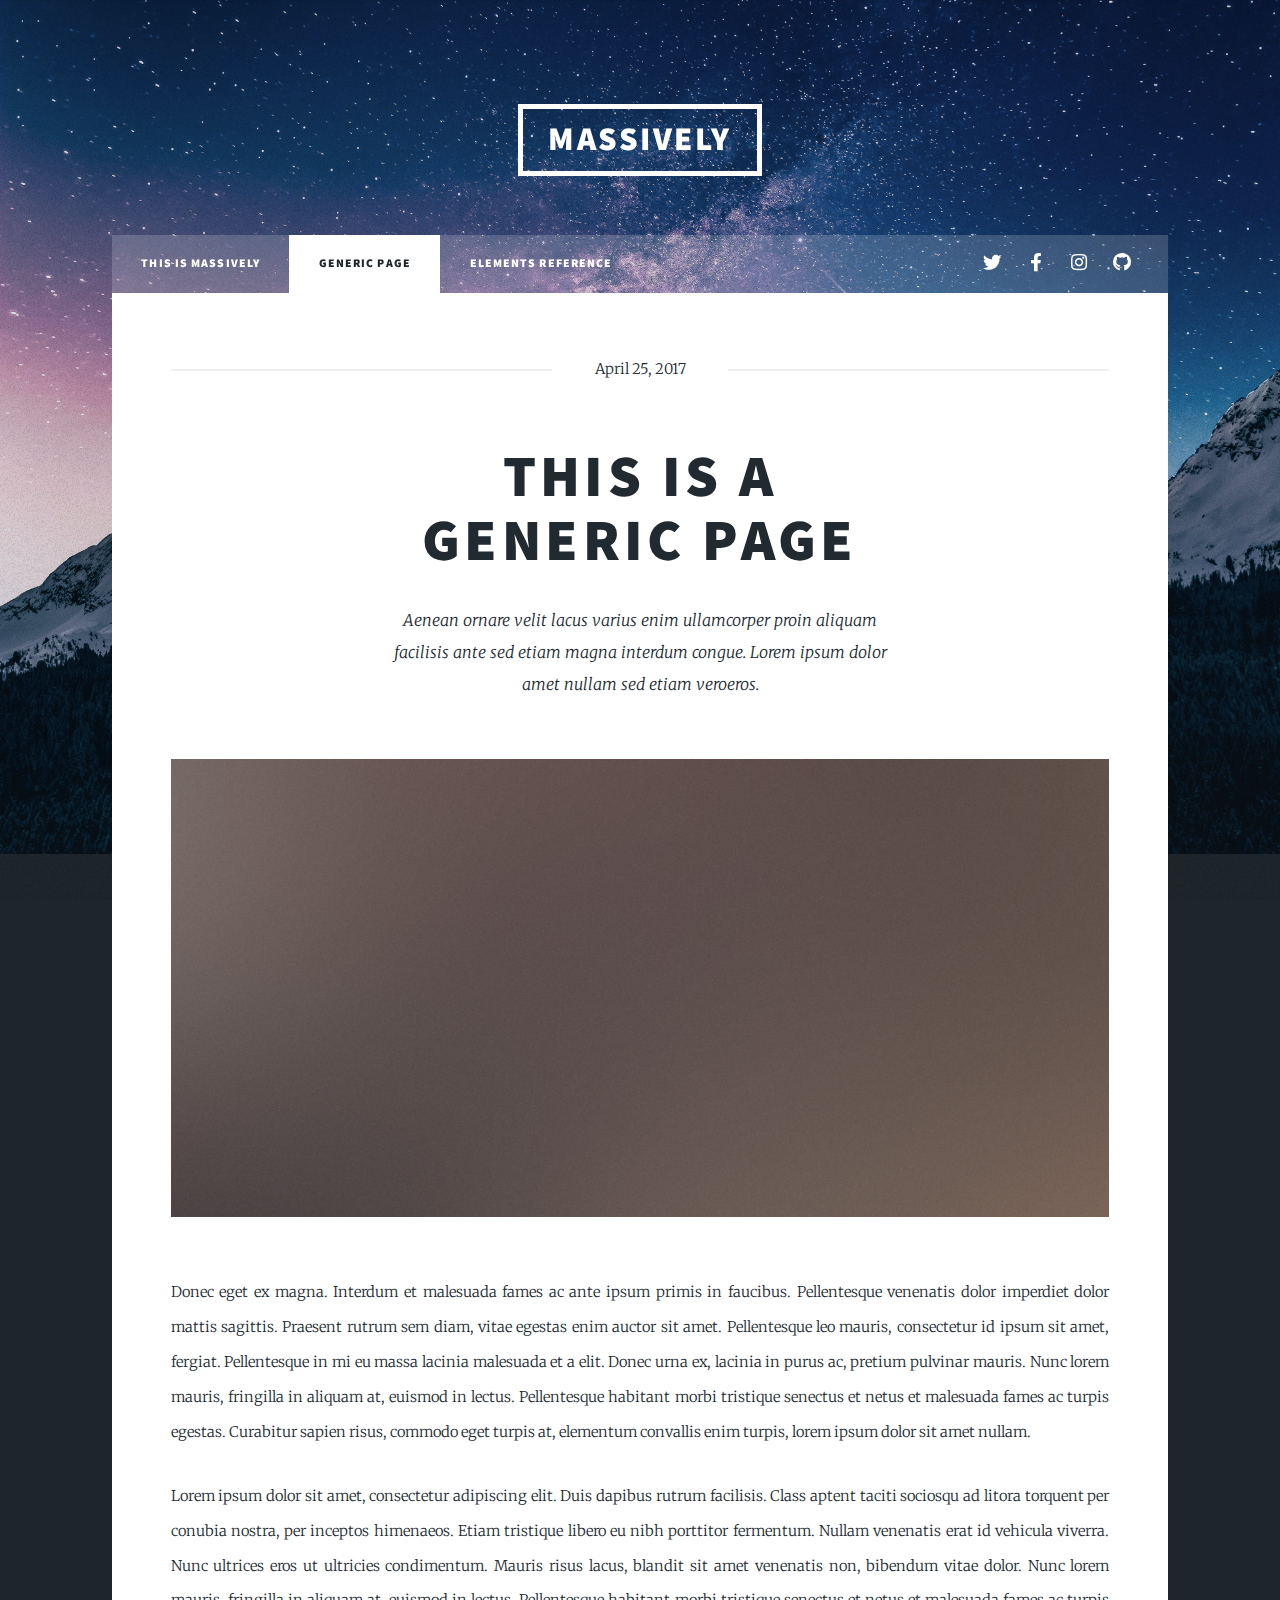
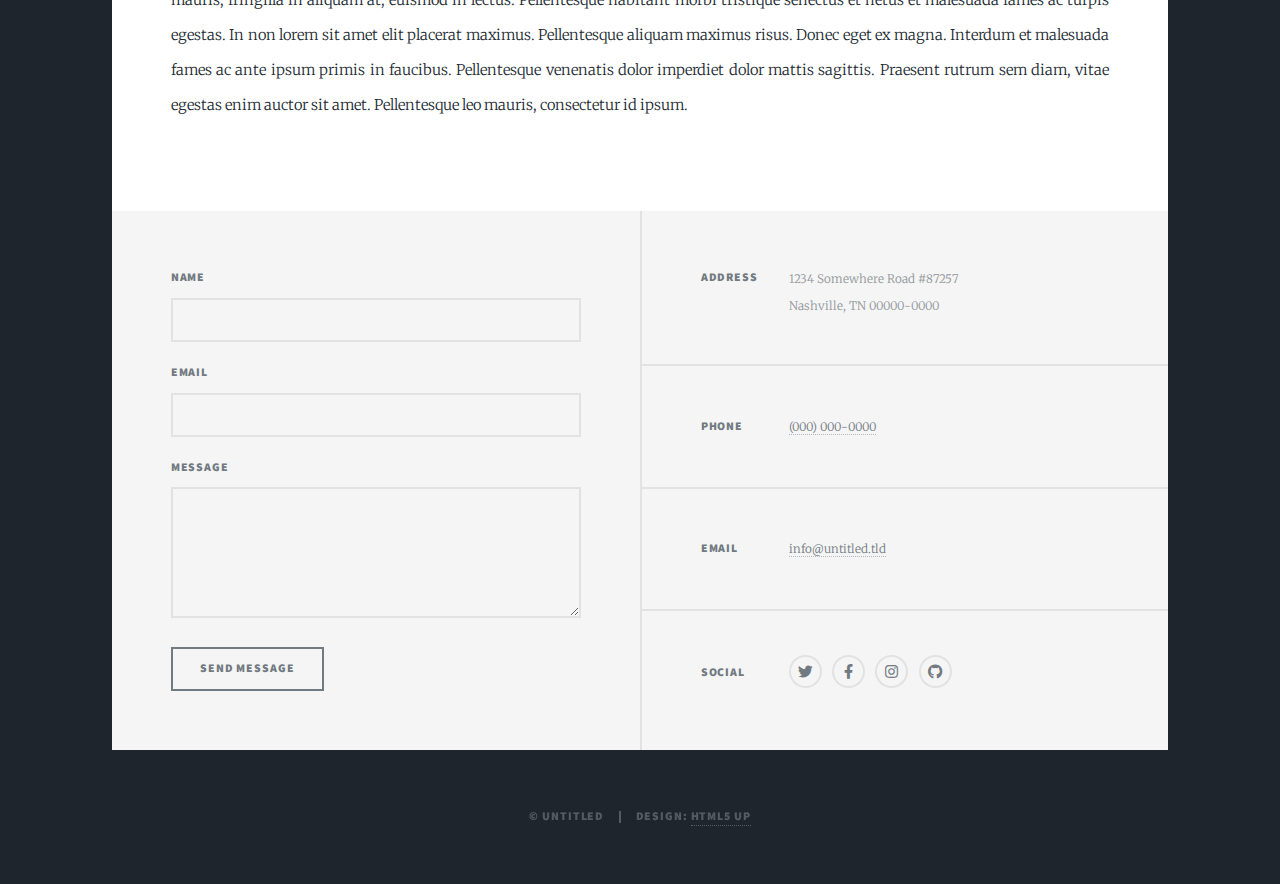
<file: generic.html>
<!DOCTYPE HTML>
<!--
	Massively by HTML5 UP
	html5up.net | @ajlkn
	Free for personal and commercial use under the CCA 3.0 license (html5up.net/license)
-->
<html>
	<head>
		<title>Generic Page - Massively by HTML5 UP</title>
		<meta charset="utf-8" />
		<meta name="viewport" content="width=device-width, initial-scale=1, user-scalable=no" />
		<link rel="stylesheet" href="assets/css/main.css" />
		<noscript><link rel="stylesheet" href="assets/css/noscript.css" /></noscript>
	</head>
	<body class="is-preload">

		<!-- Wrapper -->
			<div id="wrapper">

				<!-- Header -->
					<header id="header">
						<a href="index.html" class="logo">Massively</a>
					</header>

				<!-- Nav -->
					<nav id="nav">
						<ul class="links">
							<li><a href="index.html">This is Massively</a></li>
							<li class="active"><a href="generic.html">Generic Page</a></li>
							<li><a href="elements.html">Elements Reference</a></li>
						</ul>
						<ul class="icons">
							<li><a href="#" class="icon brands fa-twitter"><span class="label">Twitter</span></a></li>
							<li><a href="#" class="icon brands fa-facebook-f"><span class="label">Facebook</span></a></li>
							<li><a href="#" class="icon brands fa-instagram"><span class="label">Instagram</span></a></li>
							<li><a href="#" class="icon brands fa-github"><span class="label">GitHub</span></a></li>
						</ul>
					</nav>

				<!-- Main -->
					<div id="main">

						<!-- Post -->
							<section class="post">
								<header class="major">
									<span class="date">April 25, 2017</span>
									<h1>This is a<br />
									Generic Page</h1>
									<p>Aenean ornare velit lacus varius enim ullamcorper proin aliquam<br />
									facilisis ante sed etiam magna interdum congue. Lorem ipsum dolor<br />
									amet nullam sed etiam veroeros.</p>
								</header>
								<div class="image main"><img src="images/pic01.jpg" alt="" /></div>
								<p>Donec eget ex magna. Interdum et malesuada fames ac ante ipsum primis in faucibus. Pellentesque venenatis dolor imperdiet dolor mattis sagittis. Praesent rutrum sem diam, vitae egestas enim auctor sit amet. Pellentesque leo mauris, consectetur id ipsum sit amet, fergiat. Pellentesque in mi eu massa lacinia malesuada et a elit. Donec urna ex, lacinia in purus ac, pretium pulvinar mauris. Nunc lorem mauris, fringilla in aliquam at, euismod in lectus. Pellentesque habitant morbi tristique senectus et netus et malesuada fames ac turpis egestas. Curabitur sapien risus, commodo eget turpis at, elementum convallis enim turpis, lorem ipsum dolor sit amet nullam.</p>
								<p>Lorem ipsum dolor sit amet, consectetur adipiscing elit. Duis dapibus rutrum facilisis. Class aptent taciti sociosqu ad litora torquent per conubia nostra, per inceptos himenaeos. Etiam tristique libero eu nibh porttitor fermentum. Nullam venenatis erat id vehicula viverra. Nunc ultrices eros ut ultricies condimentum. Mauris risus lacus, blandit sit amet venenatis non, bibendum vitae dolor. Nunc lorem mauris, fringilla in aliquam at, euismod in lectus. Pellentesque habitant morbi tristique senectus et netus et malesuada fames ac turpis egestas. In non lorem sit amet elit placerat maximus. Pellentesque aliquam maximus risus. Donec eget ex magna. Interdum et malesuada fames ac ante ipsum primis in faucibus. Pellentesque venenatis dolor imperdiet dolor mattis sagittis. Praesent rutrum sem diam, vitae egestas enim auctor sit amet. Pellentesque leo mauris, consectetur id ipsum.</p>
							</section>

					</div>

				<!-- Footer -->
					<footer id="footer">
						<section>
							<form method="post" action="#">
								<div class="fields">
									<div class="field">
										<label for="name">Name</label>
										<input type="text" name="name" id="name" />
									</div>
									<div class="field">
										<label for="email">Email</label>
										<input type="text" name="email" id="email" />
									</div>
									<div class="field">
										<label for="message">Message</label>
										<textarea name="message" id="message" rows="3"></textarea>
									</div>
								</div>
								<ul class="actions">
									<li><input type="submit" value="Send Message" /></li>
								</ul>
							</form>
						</section>
						<section class="split contact">
							<section class="alt">
								<h3>Address</h3>
								<p>1234 Somewhere Road #87257<br />
								Nashville, TN 00000-0000</p>
							</section>
							<section>
								<h3>Phone</h3>
								<p><a href="#">(000) 000-0000</a></p>
							</section>
							<section>
								<h3>Email</h3>
								<p><a href="#">info@untitled.tld</a></p>
							</section>
							<section>
								<h3>Social</h3>
								<ul class="icons alt">
									<li><a href="#" class="icon brands alt fa-twitter"><span class="label">Twitter</span></a></li>
									<li><a href="#" class="icon brands alt fa-facebook-f"><span class="label">Facebook</span></a></li>
									<li><a href="#" class="icon brands alt fa-instagram"><span class="label">Instagram</span></a></li>
									<li><a href="#" class="icon brands alt fa-github"><span class="label">GitHub</span></a></li>
								</ul>
							</section>
						</section>
					</footer>

				<!-- Copyright -->
					<div id="copyright">
						<ul><li>&copy; Untitled</li><li>Design: <a href="https://html5up.net">HTML5 UP</a></li></ul>
					</div>

			</div>

		<!-- Scripts -->
			<script src="assets/js/jquery.min.js"></script>
			<script src="assets/js/jquery.scrollex.min.js"></script>
			<script src="assets/js/jquery.scrolly.min.js"></script>
			<script src="assets/js/browser.min.js"></script>
			<script src="assets/js/breakpoints.min.js"></script>
			<script src="assets/js/util.js"></script>
			<script src="assets/js/main.js"></script>

	</body>
</html>
</file>
<file: assets/css/main.css>
@import url(fontawesome-all.min.css);
@import url("https://fonts.googleapis.com/css?family=Merriweather:300,700,300italic,700italic|Source+Sans+Pro:900");

/*
	Massively by HTML5 UP
	html5up.net | @ajlkn
	Free for personal and commercial use under the CCA 3.0 license (html5up.net/license)
*/

html, body, div, span, applet, object,
iframe, h1, h2, h3, h4, h5, h6, p, blockquote,
pre, a, abbr, acronym, address, big, cite,
code, del, dfn, em, img, ins, kbd, q, s, samp,
small, strike, strong, sub, sup, tt, var, b,
u, i, center, dl, dt, dd, ol, ul, li, fieldset,
form, label, legend, table, caption, tbody,
tfoot, thead, tr, th, td, article, aside,
canvas, details, embed, figure, figcaption,
footer, header, hgroup, menu, nav, output, ruby,
section, summary, time, mark, audio, video {
	margin: 0;
	padding: 0;
	border: 0;
	font-size: 100%;
	font: inherit;
	vertical-align: baseline;}

article, aside, details, figcaption, figure,
footer, header, hgroup, menu, nav, section {
	display: block;}

body {
	line-height: 1;
}

ol, ul {
	list-style: none;
}

blockquote, q {
	quotes: none;
}

	blockquote:before, blockquote:after, q:before, q:after {
		content: '';
		content: none;
	}

table {
	border-collapse: collapse;
	border-spacing: 0;
}

body {
	-webkit-text-size-adjust: none;
}

mark {
	background-color: transparent;
	color: inherit;
}

input::-moz-focus-inner {
	border: 0;
	padding: 0;
}

input, select, textarea {
	-moz-appearance: none;
	-webkit-appearance: none;
	-ms-appearance: none;
	appearance: none;
}

/* Basic */

	@-ms-viewport {
		width: device-width;
	}

	body {
		-ms-overflow-style: scrollbar;
	}

	@media screen and (max-width: 480px) {

		html, body {
			min-width: 320px;
		}

	}

	html {
		box-sizing: border-box;
	}

	*, *:before, *:after {
		box-sizing: inherit;
	}

	body {
		background-color: #1e252d;
	}

		body.is-preload *, body.is-preload *:before, body.is-preload *:after {
			-moz-animation: none !important;
			-webkit-animation: none !important;
			-ms-animation: none !important;
			animation: none !important;
			-moz-transition: none !important;
			-webkit-transition: none !important;
			-ms-transition: none !important;
			transition: none !important;
		}

/* Type */

	html {
		font-size: 16pt;
	}

		@media screen and (max-width: 1680px) {

			html {
				font-size: 12pt;
			}

		}

		@media screen and (max-width: 1280px) {

			html {
				font-size: 11pt;
			}

		}

		@media screen and (max-width: 360px) {

			html {
				font-size: 10pt;
			}

		}

	body {
		color: #212931;
	}

	body, input, select, textarea {
		font-family: "Merriweather", Georgia, serif;
		font-weight: 300;
		font-size: 1rem;
		line-height: 2.375;
	}

	a {
		-moz-transition: color 0.2s ease-in-out, background-color 0.2s ease-in-out, border-color 0.2s ease-in-out, box-shadow 0.2s ease-in-out;
		-webkit-transition: color 0.2s ease-in-out, background-color 0.2s ease-in-out, border-color 0.2s ease-in-out, box-shadow 0.2s ease-in-out;
		-ms-transition: color 0.2s ease-in-out, background-color 0.2s ease-in-out, border-color 0.2s ease-in-out, box-shadow 0.2s ease-in-out;
		transition: color 0.2s ease-in-out, background-color 0.2s ease-in-out, border-color 0.2s ease-in-out, box-shadow 0.2s ease-in-out;
		border-bottom: dotted 1px;
		text-decoration: none;
	}

		a:hover {
			border-bottom-color: transparent;
		}

	strong, b {
		font-weight: 600;
	}

	em, i {
		font-style: italic;
	}

	p {
		text-align: justify;
		margin: 0 0 2rem 0;
	}

	h1, h2, h3, h4, h5, h6 {
		font-family: "Source Sans Pro", Helvetica, sans-serif;
		font-weight: 900;
		line-height: 1.5;
		letter-spacing: 0.075em;
		text-transform: uppercase;
		margin: 0 0 1rem 0;
	}

		h1 a, h2 a, h3 a, h4 a, h5 a, h6 a {
			border-bottom: 0;
			color: inherit;
			text-decoration: none;
		}

	h1 {
		font-size: 4rem;
		line-height: 1.1;
		margin: 0 0 2rem 0;
	}

	h2 {
		font-size: 1.75rem;
		line-height: 1.3;
		margin: 0 0 1.5rem 0;
	}

	h3 {
		font-size: 1.25rem;
		margin: 0 0 1.5rem 0;
	}

	h4 {
		font-size: 1rem;
	}

	h5 {
		font-size: 0.9rem;
	}

	h6 {
		font-size: 0.8rem;
	}

	sub {
		font-size: 0.8rem;
		position: relative;
		top: 0.5rem;
	}

	sup {
		font-size: 0.8rem;
		position: relative;
		top: -0.5rem;
	}

	blockquote {
		border-left: solid 4px;
		font-style: italic;
		margin: 0 0 2rem 0;
		padding: 0.5rem 0 0.5rem 2rem;
	}

	code {
		border: solid 2px;
		font-family: "Courier New", monospace;
		font-size: 0.9rem;
		margin: 0 0.25rem;
		padding: 0.25rem 0.65rem;
	}

	pre {
		-webkit-overflow-scrolling: touch;
		font-family: "Courier New", monospace;
		font-size: 0.9rem;
		margin: 0 0 2rem 0;
	}

		pre code {
			display: block;
			line-height: 1.75;
			padding: 1rem 1.5rem;
			overflow-x: auto;
		}

	hr {
		border: 0;
		border-bottom: solid 2px;
		margin: 3rem 0;
	}

		hr.major {
			margin: 5rem 0;
		}

	.align-left {
		text-align: left;
	}

	.align-center {
		text-align: center;
	}

	.align-right {
		text-align: right;
	}

	input, select, textarea {
		color: #212931;
	}

	a {
		color: #212931;
		border-bottom-color: rgba(33, 41, 49, 0.5);
	}

		a:hover {
			border-bottom-color: transparent;
			color: #18bfef !important;
		}

	strong, b {
		color: #212931;
	}

	h1, h2, h3, h4, h5, h6 {
		color: #212931;
	}

	blockquote {
		border-left-color: #eeeeee;
	}

	code {
		background: rgba(220, 220, 220, 0.25);
		border-color: #eeeeee;
	}

	hr {
		border-bottom-color: #eeeeee;
	}

/* Row */

	.row {
		display: flex;
		flex-wrap: wrap;
		box-sizing: border-box;
		align-items: stretch;
	}

		.row > * {
			box-sizing: border-box;
		}

		.row.gtr-uniform > * > :last-child {
			margin-bottom: 0;
		}

		.row.aln-left {
			justify-content: flex-start;
		}

		.row.aln-center {
			justify-content: center;
		}

		.row.aln-right {
			justify-content: flex-end;
		}

		.row.aln-top {
			align-items: flex-start;
		}

		.row.aln-middle {
			align-items: center;
		}

		.row.aln-bottom {
			align-items: flex-end;
		}

		.row > .imp {
			order: -1;
		}

		.row > .col-1 {
			width: 8.33333%;
		}

		.row > .off-1 {
			margin-left: 8.33333%;
		}

		.row > .col-2 {
			width: 16.66667%;
		}

		.row > .off-2 {
			margin-left: 16.66667%;
		}

		.row > .col-3 {
			width: 25%;
		}

		.row > .off-3 {
			margin-left: 25%;
		}

		.row > .col-4 {
			width: 33.33333%;
		}

		.row > .off-4 {
			margin-left: 33.33333%;
		}

		.row > .col-5 {
			width: 41.66667%;
		}

		.row > .off-5 {
			margin-left: 41.66667%;
		}

		.row > .col-6 {
			width: 50%;
		}

		.row > .off-6 {
			margin-left: 50%;
		}

		.row > .col-7 {
			width: 58.33333%;
		}

		.row > .off-7 {
			margin-left: 58.33333%;
		}

		.row > .col-8 {
			width: 66.66667%;
		}

		.row > .off-8 {
			margin-left: 66.66667%;
		}

		.row > .col-9 {
			width: 75%;
		}

		.row > .off-9 {
			margin-left: 75%;
		}

		.row > .col-10 {
			width: 83.33333%;
		}

		.row > .off-10 {
			margin-left: 83.33333%;
		}

		.row > .col-11 {
			width: 91.66667%;
		}

		.row > .off-11 {
			margin-left: 91.66667%;
		}

		.row > .col-12 {
			width: 100%;
		}

		.row > .off-12 {
			margin-left: 100%;
		}

		.row.gtr-0 {
			margin-top: 0;
			margin-left: 0rem;
		}

			.row.gtr-0 > * {
				padding: 0 0 0 0rem;
			}

			.row.gtr-0.gtr-uniform {
				margin-top: 0rem;
			}

				.row.gtr-0.gtr-uniform > * {
					padding-top: 0rem;
				}

		.row.gtr-25 {
			margin-top: 0;
			margin-left: -0.375rem;
		}

			.row.gtr-25 > * {
				padding: 0 0 0 0.375rem;
			}

			.row.gtr-25.gtr-uniform {
				margin-top: -0.375rem;
			}

				.row.gtr-25.gtr-uniform > * {
					padding-top: 0.375rem;
				}

		.row.gtr-50 {
			margin-top: 0;
			margin-left: -0.75rem;
		}

			.row.gtr-50 > * {
				padding: 0 0 0 0.75rem;
			}

			.row.gtr-50.gtr-uniform {
				margin-top: -0.75rem;
			}

				.row.gtr-50.gtr-uniform > * {
					padding-top: 0.75rem;
				}

		.row {
			margin-top: 0;
			margin-left: -1.5rem;
		}

			.row > * {
				padding: 0 0 0 1.5rem;
			}

			.row.gtr-uniform {
				margin-top: -1.5rem;
			}

				.row.gtr-uniform > * {
					padding-top: 1.5rem;
				}

		.row.gtr-150 {
			margin-top: 0;
			margin-left: -2.25rem;
		}

			.row.gtr-150 > * {
				padding: 0 0 0 2.25rem;
			}

			.row.gtr-150.gtr-uniform {
				margin-top: -2.25rem;
			}

				.row.gtr-150.gtr-uniform > * {
					padding-top: 2.25rem;
				}

		.row.gtr-200 {
			margin-top: 0;
			margin-left: -3rem;
		}

			.row.gtr-200 > * {
				padding: 0 0 0 3rem;
			}

			.row.gtr-200.gtr-uniform {
				margin-top: -3rem;
			}

				.row.gtr-200.gtr-uniform > * {
					padding-top: 3rem;
				}

		@media screen and (max-width: 1680px) {

			.row {
				display: flex;
				flex-wrap: wrap;
				box-sizing: border-box;
				align-items: stretch;
			}

				.row > * {
					box-sizing: border-box;
				}

				.row.gtr-uniform > * > :last-child {
					margin-bottom: 0;
				}

				.row.aln-left {
					justify-content: flex-start;
				}

				.row.aln-center {
					justify-content: center;
				}

				.row.aln-right {
					justify-content: flex-end;
				}

				.row.aln-top {
					align-items: flex-start;
				}

				.row.aln-middle {
					align-items: center;
				}

				.row.aln-bottom {
					align-items: flex-end;
				}

				.row > .imp-xlarge {
					order: -1;
				}

				.row > .col-1-xlarge {
					width: 8.33333%;
				}

				.row > .off-1-xlarge {
					margin-left: 8.33333%;
				}

				.row > .col-2-xlarge {
					width: 16.66667%;
				}

				.row > .off-2-xlarge {
					margin-left: 16.66667%;
				}

				.row > .col-3-xlarge {
					width: 25%;
				}

				.row > .off-3-xlarge {
					margin-left: 25%;
				}

				.row > .col-4-xlarge {
					width: 33.33333%;
				}

				.row > .off-4-xlarge {
					margin-left: 33.33333%;
				}

				.row > .col-5-xlarge {
					width: 41.66667%;
				}

				.row > .off-5-xlarge {
					margin-left: 41.66667%;
				}

				.row > .col-6-xlarge {
					width: 50%;
				}

				.row > .off-6-xlarge {
					margin-left: 50%;
				}

				.row > .col-7-xlarge {
					width: 58.33333%;
				}

				.row > .off-7-xlarge {
					margin-left: 58.33333%;
				}

				.row > .col-8-xlarge {
					width: 66.66667%;
				}

				.row > .off-8-xlarge {
					margin-left: 66.66667%;
				}

				.row > .col-9-xlarge {
					width: 75%;
				}

				.row > .off-9-xlarge {
					margin-left: 75%;
				}

				.row > .col-10-xlarge {
					width: 83.33333%;
				}

				.row > .off-10-xlarge {
					margin-left: 83.33333%;
				}

				.row > .col-11-xlarge {
					width: 91.66667%;
				}

				.row > .off-11-xlarge {
					margin-left: 91.66667%;
				}

				.row > .col-12-xlarge {
					width: 100%;
				}

				.row > .off-12-xlarge {
					margin-left: 100%;
				}

				.row.gtr-0 {
					margin-top: 0;
					margin-left: 0rem;
				}

					.row.gtr-0 > * {
						padding: 0 0 0 0rem;
					}

					.row.gtr-0.gtr-uniform {
						margin-top: 0rem;
					}

						.row.gtr-0.gtr-uniform > * {
							padding-top: 0rem;
						}

				.row.gtr-25 {
					margin-top: 0;
					margin-left: -0.375rem;
				}

					.row.gtr-25 > * {
						padding: 0 0 0 0.375rem;
					}

					.row.gtr-25.gtr-uniform {
						margin-top: -0.375rem;
					}

						.row.gtr-25.gtr-uniform > * {
							padding-top: 0.375rem;
						}

				.row.gtr-50 {
					margin-top: 0;
					margin-left: -0.75rem;
				}

					.row.gtr-50 > * {
						padding: 0 0 0 0.75rem;
					}

					.row.gtr-50.gtr-uniform {
						margin-top: -0.75rem;
					}

						.row.gtr-50.gtr-uniform > * {
							padding-top: 0.75rem;
						}

				.row {
					margin-top: 0;
					margin-left: -1.5rem;
				}

					.row > * {
						padding: 0 0 0 1.5rem;
					}

					.row.gtr-uniform {
						margin-top: -1.5rem;
					}

						.row.gtr-uniform > * {
							padding-top: 1.5rem;
						}

				.row.gtr-150 {
					margin-top: 0;
					margin-left: -2.25rem;
				}

					.row.gtr-150 > * {
						padding: 0 0 0 2.25rem;
					}

					.row.gtr-150.gtr-uniform {
						margin-top: -2.25rem;
					}

						.row.gtr-150.gtr-uniform > * {
							padding-top: 2.25rem;
						}

				.row.gtr-200 {
					margin-top: 0;
					margin-left: -3rem;
				}

					.row.gtr-200 > * {
						padding: 0 0 0 3rem;
					}

					.row.gtr-200.gtr-uniform {
						margin-top: -3rem;
					}

						.row.gtr-200.gtr-uniform > * {
							padding-top: 3rem;
						}

		}

		@media screen and (max-width: 1280px) {

			.row {
				display: flex;
				flex-wrap: wrap;
				box-sizing: border-box;
				align-items: stretch;
			}

				.row > * {
					box-sizing: border-box;
				}

				.row.gtr-uniform > * > :last-child {
					margin-bottom: 0;
				}

				.row.aln-left {
					justify-content: flex-start;
				}

				.row.aln-center {
					justify-content: center;
				}

				.row.aln-right {
					justify-content: flex-end;
				}

				.row.aln-top {
					align-items: flex-start;
				}

				.row.aln-middle {
					align-items: center;
				}

				.row.aln-bottom {
					align-items: flex-end;
				}

				.row > .imp-large {
					order: -1;
				}

				.row > .col-1-large {
					width: 8.33333%;
				}

				.row > .off-1-large {
					margin-left: 8.33333%;
				}

				.row > .col-2-large {
					width: 16.66667%;
				}

				.row > .off-2-large {
					margin-left: 16.66667%;
				}

				.row > .col-3-large {
					width: 25%;
				}

				.row > .off-3-large {
					margin-left: 25%;
				}

				.row > .col-4-large {
					width: 33.33333%;
				}

				.row > .off-4-large {
					margin-left: 33.33333%;
				}

				.row > .col-5-large {
					width: 41.66667%;
				}

				.row > .off-5-large {
					margin-left: 41.66667%;
				}

				.row > .col-6-large {
					width: 50%;
				}

				.row > .off-6-large {
					margin-left: 50%;
				}

				.row > .col-7-large {
					width: 58.33333%;
				}

				.row > .off-7-large {
					margin-left: 58.33333%;
				}

				.row > .col-8-large {
					width: 66.66667%;
				}

				.row > .off-8-large {
					margin-left: 66.66667%;
				}

				.row > .col-9-large {
					width: 75%;
				}

				.row > .off-9-large {
					margin-left: 75%;
				}

				.row > .col-10-large {
					width: 83.33333%;
				}

				.row > .off-10-large {
					margin-left: 83.33333%;
				}

				.row > .col-11-large {
					width: 91.66667%;
				}

				.row > .off-11-large {
					margin-left: 91.66667%;
				}

				.row > .col-12-large {
					width: 100%;
				}

				.row > .off-12-large {
					margin-left: 100%;
				}

				.row.gtr-0 {
					margin-top: 0;
					margin-left: 0rem;
				}

					.row.gtr-0 > * {
						padding: 0 0 0 0rem;
					}

					.row.gtr-0.gtr-uniform {
						margin-top: 0rem;
					}

						.row.gtr-0.gtr-uniform > * {
							padding-top: 0rem;
						}

				.row.gtr-25 {
					margin-top: 0;
					margin-left: -0.375rem;
				}

					.row.gtr-25 > * {
						padding: 0 0 0 0.375rem;
					}

					.row.gtr-25.gtr-uniform {
						margin-top: -0.375rem;
					}

						.row.gtr-25.gtr-uniform > * {
							padding-top: 0.375rem;
						}

				.row.gtr-50 {
					margin-top: 0;
					margin-left: -0.75rem;
				}

					.row.gtr-50 > * {
						padding: 0 0 0 0.75rem;
					}

					.row.gtr-50.gtr-uniform {
						margin-top: -0.75rem;
					}

						.row.gtr-50.gtr-uniform > * {
							padding-top: 0.75rem;
						}

				.row {
					margin-top: 0;
					margin-left: -1.5rem;
				}

					.row > * {
						padding: 0 0 0 1.5rem;
					}

					.row.gtr-uniform {
						margin-top: -1.5rem;
					}

						.row.gtr-uniform > * {
							padding-top: 1.5rem;
						}

				.row.gtr-150 {
					margin-top: 0;
					margin-left: -2.25rem;
				}

					.row.gtr-150 > * {
						padding: 0 0 0 2.25rem;
					}

					.row.gtr-150.gtr-uniform {
						margin-top: -2.25rem;
					}

						.row.gtr-150.gtr-uniform > * {
							padding-top: 2.25rem;
						}

				.row.gtr-200 {
					margin-top: 0;
					margin-left: -3rem;
				}

					.row.gtr-200 > * {
						padding: 0 0 0 3rem;
					}

					.row.gtr-200.gtr-uniform {
						margin-top: -3rem;
					}

						.row.gtr-200.gtr-uniform > * {
							padding-top: 3rem;
						}

		}

		@media screen and (max-width: 980px) {

			.row {
				display: flex;
				flex-wrap: wrap;
				box-sizing: border-box;
				align-items: stretch;
			}

				.row > * {
					box-sizing: border-box;
				}

				.row.gtr-uniform > * > :last-child {
					margin-bottom: 0;
				}

				.row.aln-left {
					justify-content: flex-start;
				}

				.row.aln-center {
					justify-content: center;
				}

				.row.aln-right {
					justify-content: flex-end;
				}

				.row.aln-top {
					align-items: flex-start;
				}

				.row.aln-middle {
					align-items: center;
				}

				.row.aln-bottom {
					align-items: flex-end;
				}

				.row > .imp-medium {
					order: -1;
				}

				.row > .col-1-medium {
					width: 8.33333%;
				}

				.row > .off-1-medium {
					margin-left: 8.33333%;
				}

				.row > .col-2-medium {
					width: 16.66667%;
				}

				.row > .off-2-medium {
					margin-left: 16.66667%;
				}

				.row > .col-3-medium {
					width: 25%;
				}

				.row > .off-3-medium {
					margin-left: 25%;
				}

				.row > .col-4-medium {
					width: 33.33333%;
				}

				.row > .off-4-medium {
					margin-left: 33.33333%;
				}

				.row > .col-5-medium {
					width: 41.66667%;
				}

				.row > .off-5-medium {
					margin-left: 41.66667%;
				}

				.row > .col-6-medium {
					width: 50%;
				}

				.row > .off-6-medium {
					margin-left: 50%;
				}

				.row > .col-7-medium {
					width: 58.33333%;
				}

				.row > .off-7-medium {
					margin-left: 58.33333%;
				}

				.row > .col-8-medium {
					width: 66.66667%;
				}

				.row > .off-8-medium {
					margin-left: 66.66667%;
				}

				.row > .col-9-medium {
					width: 75%;
				}

				.row > .off-9-medium {
					margin-left: 75%;
				}

				.row > .col-10-medium {
					width: 83.33333%;
				}

				.row > .off-10-medium {
					margin-left: 83.33333%;
				}

				.row > .col-11-medium {
					width: 91.66667%;
				}

				.row > .off-11-medium {
					margin-left: 91.66667%;
				}

				.row > .col-12-medium {
					width: 100%;
				}

				.row > .off-12-medium {
					margin-left: 100%;
				}

				.row.gtr-0 {
					margin-top: 0;
					margin-left: 0rem;
				}

					.row.gtr-0 > * {
						padding: 0 0 0 0rem;
					}

					.row.gtr-0.gtr-uniform {
						margin-top: 0rem;
					}

						.row.gtr-0.gtr-uniform > * {
							padding-top: 0rem;
						}

				.row.gtr-25 {
					margin-top: 0;
					margin-left: -0.375rem;
				}

					.row.gtr-25 > * {
						padding: 0 0 0 0.375rem;
					}

					.row.gtr-25.gtr-uniform {
						margin-top: -0.375rem;
					}

						.row.gtr-25.gtr-uniform > * {
							padding-top: 0.375rem;
						}

				.row.gtr-50 {
					margin-top: 0;
					margin-left: -0.75rem;
				}

					.row.gtr-50 > * {
						padding: 0 0 0 0.75rem;
					}

					.row.gtr-50.gtr-uniform {
						margin-top: -0.75rem;
					}

						.row.gtr-50.gtr-uniform > * {
							padding-top: 0.75rem;
						}

				.row {
					margin-top: 0;
					margin-left: -1.5rem;
				}

					.row > * {
						padding: 0 0 0 1.5rem;
					}

					.row.gtr-uniform {
						margin-top: -1.5rem;
					}

						.row.gtr-uniform > * {
							padding-top: 1.5rem;
						}

				.row.gtr-150 {
					margin-top: 0;
					margin-left: -2.25rem;
				}

					.row.gtr-150 > * {
						padding: 0 0 0 2.25rem;
					}

					.row.gtr-150.gtr-uniform {
						margin-top: -2.25rem;
					}

						.row.gtr-150.gtr-uniform > * {
							padding-top: 2.25rem;
						}

				.row.gtr-200 {
					margin-top: 0;
					margin-left: -3rem;
				}

					.row.gtr-200 > * {
						padding: 0 0 0 3rem;
					}

					.row.gtr-200.gtr-uniform {
						margin-top: -3rem;
					}

						.row.gtr-200.gtr-uniform > * {
							padding-top: 3rem;
						}

		}

		@media screen and (max-width: 736px) {

			.row {
				display: flex;
				flex-wrap: wrap;
				box-sizing: border-box;
				align-items: stretch;
			}

				.row > * {
					box-sizing: border-box;
				}

				.row.gtr-uniform > * > :last-child {
					margin-bottom: 0;
				}

				.row.aln-left {
					justify-content: flex-start;
				}

				.row.aln-center {
					justify-content: center;
				}

				.row.aln-right {
					justify-content: flex-end;
				}

				.row.aln-top {
					align-items: flex-start;
				}

				.row.aln-middle {
					align-items: center;
				}

				.row.aln-bottom {
					align-items: flex-end;
				}

				.row > .imp-small {
					order: -1;
				}

				.row > .col-1-small {
					width: 8.33333%;
				}

				.row > .off-1-small {
					margin-left: 8.33333%;
				}

				.row > .col-2-small {
					width: 16.66667%;
				}

				.row > .off-2-small {
					margin-left: 16.66667%;
				}

				.row > .col-3-small {
					width: 25%;
				}

				.row > .off-3-small {
					margin-left: 25%;
				}

				.row > .col-4-small {
					width: 33.33333%;
				}

				.row > .off-4-small {
					margin-left: 33.33333%;
				}

				.row > .col-5-small {
					width: 41.66667%;
				}

				.row > .off-5-small {
					margin-left: 41.66667%;
				}

				.row > .col-6-small {
					width: 50%;
				}

				.row > .off-6-small {
					margin-left: 50%;
				}

				.row > .col-7-small {
					width: 58.33333%;
				}

				.row > .off-7-small {
					margin-left: 58.33333%;
				}

				.row > .col-8-small {
					width: 66.66667%;
				}

				.row > .off-8-small {
					margin-left: 66.66667%;
				}

				.row > .col-9-small {
					width: 75%;
				}

				.row > .off-9-small {
					margin-left: 75%;
				}

				.row > .col-10-small {
					width: 83.33333%;
				}

				.row > .off-10-small {
					margin-left: 83.33333%;
				}

				.row > .col-11-small {
					width: 91.66667%;
				}

				.row > .off-11-small {
					margin-left: 91.66667%;
				}

				.row > .col-12-small {
					width: 100%;
				}

				.row > .off-12-small {
					margin-left: 100%;
				}

				.row.gtr-0 {
					margin-top: 0;
					margin-left: 0rem;
				}

					.row.gtr-0 > * {
						padding: 0 0 0 0rem;
					}

					.row.gtr-0.gtr-uniform {
						margin-top: 0rem;
					}

						.row.gtr-0.gtr-uniform > * {
							padding-top: 0rem;
						}

				.row.gtr-25 {
					margin-top: 0;
					margin-left: -0.375rem;
				}

					.row.gtr-25 > * {
						padding: 0 0 0 0.375rem;
					}

					.row.gtr-25.gtr-uniform {
						margin-top: -0.375rem;
					}

						.row.gtr-25.gtr-uniform > * {
							padding-top: 0.375rem;
						}

				.row.gtr-50 {
					margin-top: 0;
					margin-left: -0.75rem;
				}

					.row.gtr-50 > * {
						padding: 0 0 0 0.75rem;
					}

					.row.gtr-50.gtr-uniform {
						margin-top: -0.75rem;
					}

						.row.gtr-50.gtr-uniform > * {
							padding-top: 0.75rem;
						}

				.row {
					margin-top: 0;
					margin-left: -1.5rem;
				}

					.row > * {
						padding: 0 0 0 1.5rem;
					}

					.row.gtr-uniform {
						margin-top: -1.5rem;
					}

						.row.gtr-uniform > * {
							padding-top: 1.5rem;
						}

				.row.gtr-150 {
					margin-top: 0;
					margin-left: -2.25rem;
				}

					.row.gtr-150 > * {
						padding: 0 0 0 2.25rem;
					}

					.row.gtr-150.gtr-uniform {
						margin-top: -2.25rem;
					}

						.row.gtr-150.gtr-uniform > * {
							padding-top: 2.25rem;
						}

				.row.gtr-200 {
					margin-top: 0;
					margin-left: -3rem;
				}

					.row.gtr-200 > * {
						padding: 0 0 0 3rem;
					}

					.row.gtr-200.gtr-uniform {
						margin-top: -3rem;
					}

						.row.gtr-200.gtr-uniform > * {
							padding-top: 3rem;
						}

		}

		@media screen and (max-width: 480px) {

			.row {
				display: flex;
				flex-wrap: wrap;
				box-sizing: border-box;
				align-items: stretch;
			}

				.row > * {
					box-sizing: border-box;
				}

				.row.gtr-uniform > * > :last-child {
					margin-bottom: 0;
				}

				.row.aln-left {
					justify-content: flex-start;
				}

				.row.aln-center {
					justify-content: center;
				}

				.row.aln-right {
					justify-content: flex-end;
				}

				.row.aln-top {
					align-items: flex-start;
				}

				.row.aln-middle {
					align-items: center;
				}

				.row.aln-bottom {
					align-items: flex-end;
				}

				.row > .imp-xsmall {
					order: -1;
				}

				.row > .col-1-xsmall {
					width: 8.33333%;
				}

				.row > .off-1-xsmall {
					margin-left: 8.33333%;
				}

				.row > .col-2-xsmall {
					width: 16.66667%;
				}

				.row > .off-2-xsmall {
					margin-left: 16.66667%;
				}

				.row > .col-3-xsmall {
					width: 25%;
				}

				.row > .off-3-xsmall {
					margin-left: 25%;
				}

				.row > .col-4-xsmall {
					width: 33.33333%;
				}

				.row > .off-4-xsmall {
					margin-left: 33.33333%;
				}

				.row > .col-5-xsmall {
					width: 41.66667%;
				}

				.row > .off-5-xsmall {
					margin-left: 41.66667%;
				}

				.row > .col-6-xsmall {
					width: 50%;
				}

				.row > .off-6-xsmall {
					margin-left: 50%;
				}

				.row > .col-7-xsmall {
					width: 58.33333%;
				}

				.row > .off-7-xsmall {
					margin-left: 58.33333%;
				}

				.row > .col-8-xsmall {
					width: 66.66667%;
				}

				.row > .off-8-xsmall {
					margin-left: 66.66667%;
				}

				.row > .col-9-xsmall {
					width: 75%;
				}

				.row > .off-9-xsmall {
					margin-left: 75%;
				}

				.row > .col-10-xsmall {
					width: 83.33333%;
				}

				.row > .off-10-xsmall {
					margin-left: 83.33333%;
				}

				.row > .col-11-xsmall {
					width: 91.66667%;
				}

				.row > .off-11-xsmall {
					margin-left: 91.66667%;
				}

				.row > .col-12-xsmall {
					width: 100%;
				}

				.row > .off-12-xsmall {
					margin-left: 100%;
				}

				.row.gtr-0 {
					margin-top: 0;
					margin-left: 0rem;
				}

					.row.gtr-0 > * {
						padding: 0 0 0 0rem;
					}

					.row.gtr-0.gtr-uniform {
						margin-top: 0rem;
					}

						.row.gtr-0.gtr-uniform > * {
							padding-top: 0rem;
						}

				.row.gtr-25 {
					margin-top: 0;
					margin-left: -0.375rem;
				}

					.row.gtr-25 > * {
						padding: 0 0 0 0.375rem;
					}

					.row.gtr-25.gtr-uniform {
						margin-top: -0.375rem;
					}

						.row.gtr-25.gtr-uniform > * {
							padding-top: 0.375rem;
						}

				.row.gtr-50 {
					margin-top: 0;
					margin-left: -0.75rem;
				}

					.row.gtr-50 > * {
						padding: 0 0 0 0.75rem;
					}

					.row.gtr-50.gtr-uniform {
						margin-top: -0.75rem;
					}

						.row.gtr-50.gtr-uniform > * {
							padding-top: 0.75rem;
						}

				.row {
					margin-top: 0;
					margin-left: -1.5rem;
				}

					.row > * {
						padding: 0 0 0 1.5rem;
					}

					.row.gtr-uniform {
						margin-top: -1.5rem;
					}

						.row.gtr-uniform > * {
							padding-top: 1.5rem;
						}

				.row.gtr-150 {
					margin-top: 0;
					margin-left: -2.25rem;
				}

					.row.gtr-150 > * {
						padding: 0 0 0 2.25rem;
					}

					.row.gtr-150.gtr-uniform {
						margin-top: -2.25rem;
					}

						.row.gtr-150.gtr-uniform > * {
							padding-top: 2.25rem;
						}

				.row.gtr-200 {
					margin-top: 0;
					margin-left: -3rem;
				}

					.row.gtr-200 > * {
						padding: 0 0 0 3rem;
					}

					.row.gtr-200.gtr-uniform {
						margin-top: -3rem;
					}

						.row.gtr-200.gtr-uniform > * {
							padding-top: 3rem;
						}

		}

		@media screen and (max-width: 360px) {

			.row {
				display: flex;
				flex-wrap: wrap;
				box-sizing: border-box;
				align-items: stretch;
			}

				.row > * {
					box-sizing: border-box;
				}

				.row.gtr-uniform > * > :last-child {
					margin-bottom: 0;
				}

				.row.aln-left {
					justify-content: flex-start;
				}

				.row.aln-center {
					justify-content: center;
				}

				.row.aln-right {
					justify-content: flex-end;
				}

				.row.aln-top {
					align-items: flex-start;
				}

				.row.aln-middle {
					align-items: center;
				}

				.row.aln-bottom {
					align-items: flex-end;
				}

				.row > .imp-xxsmall {
					order: -1;
				}

				.row > .col-1-xxsmall {
					width: 8.33333%;
				}

				.row > .off-1-xxsmall {
					margin-left: 8.33333%;
				}

				.row > .col-2-xxsmall {
					width: 16.66667%;
				}

				.row > .off-2-xxsmall {
					margin-left: 16.66667%;
				}

				.row > .col-3-xxsmall {
					width: 25%;
				}

				.row > .off-3-xxsmall {
					margin-left: 25%;
				}

				.row > .col-4-xxsmall {
					width: 33.33333%;
				}

				.row > .off-4-xxsmall {
					margin-left: 33.33333%;
				}

				.row > .col-5-xxsmall {
					width: 41.66667%;
				}

				.row > .off-5-xxsmall {
					margin-left: 41.66667%;
				}

				.row > .col-6-xxsmall {
					width: 50%;
				}

				.row > .off-6-xxsmall {
					margin-left: 50%;
				}

				.row > .col-7-xxsmall {
					width: 58.33333%;
				}

				.row > .off-7-xxsmall {
					margin-left: 58.33333%;
				}

				.row > .col-8-xxsmall {
					width: 66.66667%;
				}

				.row > .off-8-xxsmall {
					margin-left: 66.66667%;
				}

				.row > .col-9-xxsmall {
					width: 75%;
				}

				.row > .off-9-xxsmall {
					margin-left: 75%;
				}

				.row > .col-10-xxsmall {
					width: 83.33333%;
				}

				.row > .off-10-xxsmall {
					margin-left: 83.33333%;
				}

				.row > .col-11-xxsmall {
					width: 91.66667%;
				}

				.row > .off-11-xxsmall {
					margin-left: 91.66667%;
				}

				.row > .col-12-xxsmall {
					width: 100%;
				}

				.row > .off-12-xxsmall {
					margin-left: 100%;
				}

				.row.gtr-0 {
					margin-top: 0;
					margin-left: 0rem;
				}

					.row.gtr-0 > * {
						padding: 0 0 0 0rem;
					}

					.row.gtr-0.gtr-uniform {
						margin-top: 0rem;
					}

						.row.gtr-0.gtr-uniform > * {
							padding-top: 0rem;
						}

				.row.gtr-25 {
					margin-top: 0;
					margin-left: -0.375rem;
				}

					.row.gtr-25 > * {
						padding: 0 0 0 0.375rem;
					}

					.row.gtr-25.gtr-uniform {
						margin-top: -0.375rem;
					}

						.row.gtr-25.gtr-uniform > * {
							padding-top: 0.375rem;
						}

				.row.gtr-50 {
					margin-top: 0;
					margin-left: -0.75rem;
				}

					.row.gtr-50 > * {
						padding: 0 0 0 0.75rem;
					}

					.row.gtr-50.gtr-uniform {
						margin-top: -0.75rem;
					}

						.row.gtr-50.gtr-uniform > * {
							padding-top: 0.75rem;
						}

				.row {
					margin-top: 0;
					margin-left: -1.5rem;
				}

					.row > * {
						padding: 0 0 0 1.5rem;
					}

					.row.gtr-uniform {
						margin-top: -1.5rem;
					}

						.row.gtr-uniform > * {
							padding-top: 1.5rem;
						}

				.row.gtr-150 {
					margin-top: 0;
					margin-left: -2.25rem;
				}

					.row.gtr-150 > * {
						padding: 0 0 0 2.25rem;
					}

					.row.gtr-150.gtr-uniform {
						margin-top: -2.25rem;
					}

						.row.gtr-150.gtr-uniform > * {
							padding-top: 2.25rem;
						}

				.row.gtr-200 {
					margin-top: 0;
					margin-left: -3rem;
				}

					.row.gtr-200 > * {
						padding: 0 0 0 3rem;
					}

					.row.gtr-200.gtr-uniform {
						margin-top: -3rem;
					}

						.row.gtr-200.gtr-uniform > * {
							padding-top: 3rem;
						}

		}

/* Box */

	.box {
		border: solid 2px;
		margin-bottom: 2rem;
		padding: 1.5rem;
	}

		.box > :last-child,
		.box > :last-child > :last-child,
		.box > :last-child > :last-child > :last-child {
			margin-bottom: 0;
		}

		.box.alt {
			border: 0;
			border-radius: 0;
			padding: 0;
		}

	.box {
		border-color: #eeeeee;
	}

/* Button */

	input[type="submit"],
	input[type="reset"],
	input[type="button"],
	button,
	.button {
		-moz-appearance: none;
		-webkit-appearance: none;
		-ms-appearance: none;
		appearance: none;
		-moz-transition: background-color 0.2s ease-in-out, box-shadow 0.2s ease-in-out, color 0.2s ease-in-out;
		-webkit-transition: background-color 0.2s ease-in-out, box-shadow 0.2s ease-in-out, color 0.2s ease-in-out;
		-ms-transition: background-color 0.2s ease-in-out, box-shadow 0.2s ease-in-out, color 0.2s ease-in-out;
		transition: background-color 0.2s ease-in-out, box-shadow 0.2s ease-in-out, color 0.2s ease-in-out;
		border: 0;
		border-radius: 0;
		cursor: pointer;
		display: inline-block;
		font-family: "Source Sans Pro", Helvetica, sans-serif;
		font-size: 0.8rem;
		font-weight: 900;
		letter-spacing: 0.075em;
		height: 3rem;
		line-height: 3rem;
		padding: 0 2rem;
		text-align: center;
		text-decoration: none;
		text-transform: uppercase;
		white-space: nowrap;
	}

		input[type="submit"].icon:before,
		input[type="reset"].icon:before,
		input[type="button"].icon:before,
		button.icon:before,
		.button.icon:before {
			margin-right: 0.5rem;
		}

		input[type="submit"].icon.solo,
		input[type="reset"].icon.solo,
		input[type="button"].icon.solo,
		button.icon.solo,
		.button.icon.solo {
			position: relative;
			width: 4rem;
			height: 4rem;
			line-height: 4rem;
			border-radius: 4rem;
			text-indent: 4rem;
			overflow: hidden;
			padding: 0;
			white-space: nowrap;
		}

			input[type="submit"].icon.solo:before,
			input[type="reset"].icon.solo:before,
			input[type="button"].icon.solo:before,
			button.icon.solo:before,
			.button.icon.solo:before {
				position: absolute;
				display: block;
				top: 0;
				left: 0;
				width: inherit;
				height: inherit;
				line-height: inherit;
				font-size: 1.25rem;
				margin-right: 0;
				text-align: center;
				text-indent: 0;
			}

		input[type="submit"].fit,
		input[type="reset"].fit,
		input[type="button"].fit,
		button.fit,
		.button.fit {
			width: 100%;
		}

		input[type="submit"].small,
		input[type="reset"].small,
		input[type="button"].small,
		button.small,
		.button.small {
			font-size: 0.7rem;
			height: 2.5rem;
			line-height: 2.5rem;
			padding: 0 1.5rem;
		}

		input[type="submit"].large,
		input[type="reset"].large,
		input[type="button"].large,
		button.large,
		.button.large {
			font-size: 0.9rem;
			height: 3.5rem;
			line-height: 3.5rem;
			padding: 0 2.75rem;
		}

		@media screen and (max-width: 980px) {

			input[type="submit"],
			input[type="reset"],
			input[type="button"],
			button,
			.button {
				font-size: 0.9rem;
				height: 3.25rem;
				line-height: 3.25rem;
			}

				input[type="submit"].large,
				input[type="reset"].large,
				input[type="button"].large,
				button.large,
				.button.large {
					font-size: 1rem;
					height: 3.75rem;
					line-height: 3.75rem;
				}

		}

		input[type="submit"].disabled, input[type="submit"]:disabled,
		input[type="reset"].disabled,
		input[type="reset"]:disabled,
		input[type="button"].disabled,
		input[type="button"]:disabled,
		button.disabled,
		button:disabled,
		.button.disabled,
		.button:disabled {
			pointer-events: none;
			opacity: 0.25;
		}

	input[type="submit"],
	input[type="reset"],
	input[type="button"],
	button,
	.button {
		background-color: transparent;
		box-shadow: inset 0 0 0 2px #212931;
		color: #212931 !important;
	}

		input[type="submit"]:hover,
		input[type="reset"]:hover,
		input[type="button"]:hover,
		button:hover,
		.button:hover {
			box-shadow: inset 0 0 0 2px #18bfef;
			color: #18bfef !important;
		}

		input[type="submit"].primary,
		input[type="reset"].primary,
		input[type="button"].primary,
		button.primary,
		.button.primary {
			background-color: #212931;
			box-shadow: none;
			color: #ffffff !important;
		}

			input[type="submit"].primary:hover,
			input[type="reset"].primary:hover,
			input[type="button"].primary:hover,
			button.primary:hover,
			.button.primary:hover {
				background-color: #18bfef;
			}

/* Form */

	form {
		margin: 0 0 2rem 0;
	}

		form > :last-child {
			margin-bottom: 0;
		}

		form > .fields {
			display: -moz-flex;
			display: -webkit-flex;
			display: -ms-flex;
			display: flex;
			-moz-flex-wrap: wrap;
			-webkit-flex-wrap: wrap;
			-ms-flex-wrap: wrap;
			flex-wrap: wrap;
			width: calc(100% + 3rem);
			margin: -1.5rem 0 2rem -1.5rem;
		}

			form > .fields > .field {
				-moz-flex-grow: 0;
				-webkit-flex-grow: 0;
				-ms-flex-grow: 0;
				flex-grow: 0;
				-moz-flex-shrink: 0;
				-webkit-flex-shrink: 0;
				-ms-flex-shrink: 0;
				flex-shrink: 0;
				padding: 1.5rem 0 0 1.5rem;
				width: calc(100% - 1.5rem);
			}

				form > .fields > .field.half {
					width: calc(50% - 0.75rem);
				}

				form > .fields > .field.third {
					width: calc(100%/3 - 0.5rem);
				}

				form > .fields > .field.quarter {
					width: calc(25% - 0.375rem);
				}

		@media screen and (max-width: 480px) {

			form > .fields {
				width: calc(100% + 3rem);
				margin: -1.5rem 0 2rem -1.5rem;
			}

				form > .fields > .field {
					padding: 1.5rem 0 0 1.5rem;
					width: calc(100% - 1.5rem);
				}

					form > .fields > .field.half {
						width: calc(100% - 1.5rem);
					}

					form > .fields > .field.third {
						width: calc(100% - 1.5rem);
					}

					form > .fields > .field.quarter {
						width: calc(100% - 1.5rem);
					}

		}

	label {
		display: block;
		font-family: "Source Sans Pro", Helvetica, sans-serif;
		font-weight: 900;
		line-height: 1.5;
		letter-spacing: 0.075em;
		font-size: 0.8rem;
		text-transform: uppercase;
		margin: 0 0 0.75rem 0;
	}

		@media screen and (max-width: 980px) {

			label {
				font-size: 0.9rem;
			}

		}

	input[type="text"],
	input[type="password"],
	input[type="email"],
	select,
	textarea {
		-moz-appearance: none;
		-webkit-appearance: none;
		-ms-appearance: none;
		appearance: none;
		background: transparent;
		border-radius: 0;
		border: solid 2px;
		color: inherit;
		display: block;
		outline: 0;
		padding: 0 1rem;
		text-decoration: none;
		width: 100%;
	}

		input[type="text"]:invalid,
		input[type="password"]:invalid,
		input[type="email"]:invalid,
		select:invalid,
		textarea:invalid {
			box-shadow: none;
		}

	select {
		background-size: 1.25rem;
		background-repeat: no-repeat;
		background-position: calc(100% - 1rem) center;
		height: 3rem;
		padding-right: 3rem;
		text-overflow: ellipsis;
	}

		select:focus::-ms-value {
			background-color: transparent;
		}

		select::-ms-expand {
			display: none;
		}

	input[type="text"],
	input[type="password"],
	input[type="email"],
	select {
		height: 3rem;
	}

	textarea {
		padding: 0.75rem 1rem;
	}

	input[type="checkbox"],
	input[type="radio"] {
		-moz-appearance: none;
		-webkit-appearance: none;
		-ms-appearance: none;
		appearance: none;
		display: block;
		float: left;
		margin-right: -2rem;
		opacity: 0;
		width: 1rem;
		z-index: -1;
	}

		input[type="checkbox"] + label,
		input[type="radio"] + label {
			text-decoration: none;
			cursor: pointer;
			display: inline-block;
			font-size: 1rem;
			letter-spacing: 0;
			font-family: "Merriweather", Georgia, serif;
			text-transform: none;
			font-weight: 300;
			padding-left: 2.8rem;
			padding-right: 1rem;
			position: relative;
		}

			input[type="checkbox"] + label:before,
			input[type="radio"] + label:before {
				-moz-osx-font-smoothing: grayscale;
				-webkit-font-smoothing: antialiased;
				display: inline-block;
				font-style: normal;
				font-variant: normal;
				text-rendering: auto;
				line-height: 1;
				text-transform: none !important;
				font-family: 'Font Awesome 5 Free';
				font-weight: 900;
			}

			input[type="checkbox"] + label:before,
			input[type="radio"] + label:before {
				border-radius: 0;
				border: solid 2px;
				content: '';
				display: inline-block;
				font-size: 0.8rem;
				height: 1.8rem;
				left: 0;
				line-height: 1.65rem;
				position: absolute;
				text-align: center;
				top: -0.125rem;
				width: 1.8rem;
			}

		input[type="checkbox"]:checked + label:before,
		input[type="radio"]:checked + label:before {
			content: '\f00c';
		}

	input[type="checkbox"] + label:before {
		border-radius: 0;
	}

	input[type="radio"] + label:before {
		border-radius: 100%;
	}

	::-webkit-input-placeholder {
		opacity: 1.0;
	}

	:-moz-placeholder {
		opacity: 1.0;
	}

	::-moz-placeholder {
		opacity: 1.0;
	}

	:-ms-input-placeholder {
		opacity: 1.0;
	}

	label {
		color: #212931;
	}

	input[type="text"],
	input[type="password"],
	input[type="email"],
	select,
	textarea {
		border-color: #eeeeee;
	}

		input[type="text"]:focus,
		input[type="password"]:focus,
		input[type="email"]:focus,
		select:focus,
		textarea:focus {
			border-color: #18bfef;
		}

	select {
		background-image: url("data:image/svg+xml;charset=utf8,%3Csvg xmlns='http://www.w3.org/2000/svg' width='40' height='40' preserveAspectRatio='none' viewBox='0 0 40 40'%3E%3Cpath d='M9.4,12.3l10.4,10.4l10.4-10.4c0.2-0.2,0.5-0.4,0.9-0.4c0.3,0,0.6,0.1,0.9,0.4l3.3,3.3c0.2,0.2,0.4,0.5,0.4,0.9 c0,0.4-0.1,0.6-0.4,0.9L20.7,31.9c-0.2,0.2-0.5,0.4-0.9,0.4c-0.3,0-0.6-0.1-0.9-0.4L4.3,17.3c-0.2-0.2-0.4-0.5-0.4-0.9 c0-0.4,0.1-0.6,0.4-0.9l3.3-3.3c0.2-0.2,0.5-0.4,0.9-0.4S9.1,12.1,9.4,12.3z' fill='%23eeeeee' /%3E%3C/svg%3E");
	}

		select option {
			background-color: #ffffff;
			color: #212931;
		}

	.select-wrapper:before {
		color: #eeeeee;
	}

	input[type="checkbox"] + label,
	input[type="radio"] + label {
		color: #212931;
	}

		input[type="checkbox"] + label:before,
		input[type="radio"] + label:before {
			border-color: #eeeeee;
		}

	input[type="checkbox"]:checked + label:before,
	input[type="radio"]:checked + label:before {
		background-color: #212931;
		border-color: #212931;
		color: #ffffff;
	}

	input[type="checkbox"]:focus + label:before,
	input[type="radio"]:focus + label:before {
		border-color: #18bfef;
	}

	::-webkit-input-placeholder {
		color: #909498 !important;
	}

	:-moz-placeholder {
		color: #909498 !important;
	}

	::-moz-placeholder {
		color: #909498 !important;
	}

	:-ms-input-placeholder {
		color: #909498 !important;
	}

	.formerize-placeholder {
		color: #909498 !important;
	}

/* Icon */

	.icon {
		text-decoration: none;
		border-bottom: none;
		position: relative;
	}

		.icon:before {
			-moz-osx-font-smoothing: grayscale;
			-webkit-font-smoothing: antialiased;
			display: inline-block;
			font-style: normal;
			font-variant: normal;
			text-rendering: auto;
			line-height: 1;
			text-transform: none !important;
			font-family: 'Font Awesome 5 Free';
			font-weight: 400;
		}

		.icon > .label {
			display: none;
		}

		.icon:before {
			line-height: inherit;
		}

		.icon.solid:before {
			font-weight: 900;
		}

		.icon.brands:before {
			font-family: 'Font Awesome 5 Brands';
		}

/* Image */

	.image {
		border: 0;
		display: inline-block;
		position: relative;
	}

		.image img {
			display: block;
		}

		.image.left, .image.right {
			max-width: 40%;
		}

			.image.left img, .image.right img {
				width: 100%;
			}

		.image.left {
			float: left;
			margin: 0 2rem 2rem 0;
			top: 0.75rem;
		}

		.image.right {
			float: right;
			margin: 0 0 2rem 2rem;
			top: 0.75rem;
		}

		.image.fit {
			display: block;
			margin: 2.5rem 0;
			width: 100%;
		}

			.image.fit:first-child {
				margin-top: 0;
			}

			.image.fit img {
				width: 100%;
			}

		.image.main {
			display: block;
			margin: 4rem 0;
			width: 100%;
		}

			.image.main:first-child {
				margin-top: 0;
			}

			.image.main img {
				width: 100%;
			}

		@media screen and (max-width: 736px) {

			.image.fit {
				margin: 2rem 0;
			}

			.image.main {
				margin: 2rem 0;
			}

		}

	a.image {
		overflow: hidden;
	}

		a.image img {
			-moz-transition: -moz-transform 0.2s ease-out;
			-webkit-transition: -webkit-transform 0.2s ease-out;
			-ms-transition: -ms-transform 0.2s ease-out;
			transition: transform 0.2s ease-out;
		}

		a.image:hover img {
			-moz-transform: scale(1.05);
			-webkit-transform: scale(1.05);
			-ms-transform: scale(1.05);
			transform: scale(1.05);
		}

/* Actions */

	ul.actions {
		display: -moz-flex;
		display: -webkit-flex;
		display: -ms-flex;
		display: flex;
		cursor: default;
		list-style: none;
		margin-left: -1rem;
		padding-left: 0;
	}

		ul.actions li {
			padding: 0 0 0 1rem;
			vertical-align: middle;
		}

		ul.actions.special {
			-moz-justify-content: center;
			-webkit-justify-content: center;
			-ms-justify-content: center;
			justify-content: center;
			width: 100%;
			margin-left: 0;
		}

			ul.actions.special li:first-child {
				padding-left: 0;
			}

		ul.actions.stacked {
			-moz-flex-direction: column;
			-webkit-flex-direction: column;
			-ms-flex-direction: column;
			flex-direction: column;
			margin-left: 0;
		}

			ul.actions.stacked li {
				padding: 1.3rem 0 0 0;
			}

				ul.actions.stacked li:first-child {
					padding-top: 0;
				}

		ul.actions.fit {
			width: calc(100% + 1rem);
		}

			ul.actions.fit li {
				-moz-flex-grow: 1;
				-webkit-flex-grow: 1;
				-ms-flex-grow: 1;
				flex-grow: 1;
				-moz-flex-shrink: 1;
				-webkit-flex-shrink: 1;
				-ms-flex-shrink: 1;
				flex-shrink: 1;
				width: 100%;
			}

				ul.actions.fit li > * {
					width: 100%;
				}

			ul.actions.fit.stacked {
				width: 100%;
			}

		@media screen and (max-width: 480px) {

			ul.actions:not(.fixed) {
				-moz-flex-direction: column;
				-webkit-flex-direction: column;
				-ms-flex-direction: column;
				flex-direction: column;
				margin-left: 0;
				width: 100% !important;
			}

				ul.actions:not(.fixed) li {
					-moz-flex-grow: 1;
					-webkit-flex-grow: 1;
					-ms-flex-grow: 1;
					flex-grow: 1;
					-moz-flex-shrink: 1;
					-webkit-flex-shrink: 1;
					-ms-flex-shrink: 1;
					flex-shrink: 1;
					padding: 1rem 0 0 0;
					text-align: center;
					width: 100%;
				}

					ul.actions:not(.fixed) li > * {
						width: 100%;
					}

					ul.actions:not(.fixed) li:first-child {
						padding-top: 0;
					}

					ul.actions:not(.fixed) li input[type="submit"],
					ul.actions:not(.fixed) li input[type="reset"],
					ul.actions:not(.fixed) li input[type="button"],
					ul.actions:not(.fixed) li button,
					ul.actions:not(.fixed) li .button {
						width: 100%;
					}

						ul.actions:not(.fixed) li input[type="submit"].icon:before,
						ul.actions:not(.fixed) li input[type="reset"].icon:before,
						ul.actions:not(.fixed) li input[type="button"].icon:before,
						ul.actions:not(.fixed) li button.icon:before,
						ul.actions:not(.fixed) li .button.icon:before {
							margin-left: -0.5rem;
						}

		}

/* Icons */

	ul.icons {
		cursor: default;
		list-style: none;
		padding-left: 0;
	}

		ul.icons li {
			display: inline-block;
			padding: 0 0.5rem 0 0;
			vertical-align: middle;
		}

			ul.icons li:last-child {
				padding-right: 0;
			}

			ul.icons li .icon:before {
				width: 2.25rem;
				height: 2.25rem;
				line-height: 2.25rem;
				display: inline-block;
				text-align: center;
				border-radius: 100%;
				font-size: 1.25rem;
			}

		ul.icons.alt li .icon:before {
			-moz-transition: color 0.2s ease-in-out, background-color 0.2s ease-in-out, border-color 0.2s ease-in-out, box-shadow 0.2s ease-in-out;
			-webkit-transition: color 0.2s ease-in-out, background-color 0.2s ease-in-out, border-color 0.2s ease-in-out, box-shadow 0.2s ease-in-out;
			-ms-transition: color 0.2s ease-in-out, background-color 0.2s ease-in-out, border-color 0.2s ease-in-out, box-shadow 0.2s ease-in-out;
			transition: color 0.2s ease-in-out, background-color 0.2s ease-in-out, border-color 0.2s ease-in-out, box-shadow 0.2s ease-in-out;
			font-size: 1rem;
		}

/* List */

	ol {
		list-style: decimal;
		margin: 0 0 2rem 0;
		padding-left: 1.25rem;
	}

		ol li {
			padding-left: 0.25rem;
		}

	ul {
		list-style: disc;
		margin: 0 0 2rem 0;
		padding-left: 1rem;
	}

		ul li {
			padding-left: 0.5rem;
		}

		ul.divided {
			list-style: none;
			padding-left: 0;
		}

			ul.divided li {
				border-top: solid 1px;
				padding: 0.5rem 0;
			}

				ul.divided li:first-child {
					border-top: 0;
					padding-top: 0;
				}

	dl {
		margin: 0 0 2rem 0;
	}

		dl dt {
			display: block;
			font-weight: 600;
			margin: 0 0 1rem 0;
		}

		dl dd {
			margin-left: 2rem;
		}

	ul.divided li {
		border-top-color: #eeeeee;
	}

	ul.icons li a.icon:hover:before {
		color: #18bfef;
	}

	ul.icons.alt li .icon:before {
		box-shadow: inset 0 0 0 2px #eeeeee;
	}

	ul.icons.alt li a.icon:hover:before {
		box-shadow: inset 0 0 0 2px #18bfef;
	}

/* Section/Article */

	section.special, article.special {
		text-align: center;
	}

	header {
		cursor: default;
	}

		header > .date {
			display: block;
			font-size: 0.8rem;
			height: 1;
			margin: 0 0 1rem 0;
			position: relative;
		}

		header > p {
			font-style: italic;
		}

		header > h1 + p {
			font-size: 1.1rem;
			margin-top: -0.5rem;
			line-height: 2;
		}

		header > h2 + p {
			font-size: 1rem;
			margin-top: -0.75rem;
		}

		header > h3 + p {
			font-size: 0.9rem;
			margin-top: -0.75rem;
		}

		header > h4 + p {
			font-size: 0.8rem;
			margin-top: -0.75rem;
		}

		header.major {
			margin: 0 0 4rem 0;
			text-align: center;
		}

			header.major > :last-child {
				margin-bottom: 0;
			}

			header.major > p {
				margin-top: 0;
				text-align: center;
			}

			header.major > .date {
				font-size: 1rem;
				margin: 0 0 4rem 0;
			}

				header.major > .date:before, header.major > .date:after {
					content: '';
					display: block;
					position: absolute;
					top: 50%;
					width: calc(50% - 6rem);
					border-top: solid 2px;
				}

				header.major > .date:before {
					left: 0;
				}

				header.major > .date:after {
					right: 0;
				}

		@media screen and (max-width: 980px) {

			header br {
				display: none;
			}

		}

		@media screen and (max-width: 736px) {

			header.major {
				margin: 0 0 2rem 0;
			}

		}

	header.major .date:before, header.major .date:after {
		border-top-color: #eeeeee;
	}

/* Table */

	.table-wrapper {
		-webkit-overflow-scrolling: touch;
		overflow-x: auto;
	}

	table {
		margin: 0 0 2rem 0;
		width: 100%;
	}

		table tbody tr {
			border: solid 1px;
			border-left: 0;
			border-right: 0;
		}

		table td {
			padding: 0.75rem 0.75rem;
		}

		table th {
			font-family: "Source Sans Pro", Helvetica, sans-serif;
			font-size: 0.8rem;
			font-weight: 900;
			letter-spacing: 0.075em;
			line-height: 1.5;
			padding: 0 0.75rem 0.75rem 0.75rem;
			text-align: left;
			text-transform: uppercase;
		}

			@media screen and (max-width: 980px) {

				table th {
					font-size: 0.9rem;
				}

			}

		table thead {
			border-bottom: solid 2px;
		}

		table tfoot {
			border-top: solid 2px;
		}

		table.alt {
			border-collapse: separate;
		}

			table.alt tbody tr td {
				border: solid 1px;
				border-left-width: 0;
				border-top-width: 0;
			}

				table.alt tbody tr td:first-child {
					border-left-width: 1px;
				}

			table.alt tbody tr:first-child td {
				border-top-width: 1px;
			}

			table.alt thead {
				border-bottom: 0;
			}

			table.alt tfoot {
				border-top: 0;
			}

	table tbody tr {
		border-color: #eeeeee;
	}

		table tbody tr:nth-child(2n + 1) {
			background-color: rgba(220, 220, 220, 0.25);
		}

	table th {
		color: #212931;
	}

	table thead {
		border-bottom-color: #eeeeee;
	}

	table tfoot {
		border-top-color: #eeeeee;
	}

	table.alt tbody tr td {
		border-color: #eeeeee;
	}

/* Pagination */

	.pagination {
		display: -moz-inline-flex;
		display: -webkit-inline-flex;
		display: -ms-inline-flex;
		display: inline-flex;
		-moz-user-select: none;
		-webkit-user-select: none;
		-ms-user-select: none;
		user-select: none;
		cursor: default;
		list-style: none;
		margin: 0 0 2rem 2px;
		padding: 0;
	}

		.pagination a, .pagination span {
			-moz-transition: background-color 0.2s ease-in-out, border-color 0.2s ease-in-out, box-shadow 0.2s ease-in-out, color 0.2s ease-in-out;
			-webkit-transition: background-color 0.2s ease-in-out, border-color 0.2s ease-in-out, box-shadow 0.2s ease-in-out, color 0.2s ease-in-out;
			-ms-transition: background-color 0.2s ease-in-out, border-color 0.2s ease-in-out, box-shadow 0.2s ease-in-out, color 0.2s ease-in-out;
			transition: background-color 0.2s ease-in-out, border-color 0.2s ease-in-out, box-shadow 0.2s ease-in-out, color 0.2s ease-in-out;
			border: solid 2px;
			display: inline-block;
			font-family: "Source Sans Pro", Helvetica, sans-serif;
			font-size: 0.8rem;
			font-weight: 900;
			height: 3rem;
			letter-spacing: 0.075em;
			line-height: calc(3rem - 4px);
			margin-left: -2px;
			min-width: 3rem;
			position: relative;
			text-align: center;
			text-decoration: none;
			text-transform: uppercase;
		}

		.pagination .next, .pagination .previous {
			text-decoration: none;
			padding: 0 1.75rem;
		}

			.pagination .next:before, .pagination .previous:before {
				-moz-osx-font-smoothing: grayscale;
				-webkit-font-smoothing: antialiased;
				display: inline-block;
				font-style: normal;
				font-variant: normal;
				text-rendering: auto;
				line-height: 1;
				text-transform: none !important;
				font-family: 'Font Awesome 5 Free';
				font-weight: 900;
			}

			.pagination .next:before, .pagination .previous:before {
				display: inline-block;
				color: inherit !important;
				line-height: inherit;
			}

		.pagination .previous:before {
			content: '\f104';
			margin-right: 0.9375em;
		}

		.pagination .next:before {
			content: '\f105';
			float: right;
			margin-left: 0.9375em;
		}

		@media screen and (max-width: 980px) {

			.pagination a, .pagination span {
				font-size: 0.9rem;
			}

		}

		@media screen and (max-width: 480px) {

			.pagination .page, .pagination .extra {
				display: none;
			}

		}

	.pagination a, .pagination span {
		border-color: #eeeeee;
	}

	.pagination a {
		color: #212931 !important;
	}

		.pagination a:hover {
			color: #18bfef !important;
			border-color: #18bfef;
			z-index: 1;
		}

			.pagination a:hover + a,
			.pagination a:hover + span {
				border-left-color: #18bfef;
			}

		.pagination a.active {
			background-color: #eeeeee;
		}

	.pagination span {
		color: #eeeeee;
	}

/* Wrapper */

	#wrapper {
		-moz-transition: opacity 0.5s ease;
		-webkit-transition: opacity 0.5s ease;
		-ms-transition: opacity 0.5s ease;
		transition: opacity 0.5s ease;
		position: relative;
		z-index: 1;
		overflow: hidden;
	}

		#wrapper > .bg {
			position: absolute;
			top: 0;
			left: 0;
			width: 100%;
			height: 100%;
			background-color: #212931;
			background-image: url("../../images/overlay.png"), linear-gradient(0deg, rgba(0, 0, 0, 0.1), rgba(0, 0, 0, 0.1)), url("../../images/benjamin-voros-phIFdC6lA4E-unsplash.jpg");
			background-size: auto,								auto,														100% auto;
			background-position: center,								center,														top center;
			background-repeat: repeat,								no-repeat,													no-repeat;
			background-attachment: scroll,								scroll,														scroll;
			z-index: -1;
		}

			#wrapper > .bg.fixed {
				position: fixed;
				width: 100vw;
				height: 100vh;
			}

		#wrapper.fade-in:before {
			pointer-events: none;
			-moz-transition: opacity 1s ease-in-out;
			-webkit-transition: opacity 1s ease-in-out;
			-ms-transition: opacity 1s ease-in-out;
			transition: opacity 1s ease-in-out;
			-moz-transition-delay: 0.75s;
			-webkit-transition-delay: 0.75s;
			-ms-transition-delay: 0.75s;
			transition-delay: 0.75s;
			background: #1e252d;
			content: '';
			display: block;
			height: 100%;
			left: 0;
			opacity: 0;
			position: fixed;
			top: 0;
			width: 100%;
		}

		body.is-preload #wrapper.fade-in:before {
			opacity: 1;
		}

		@media screen and (orientation: portrait) {

			#wrapper > .bg {
				background-size: auto,								auto,														auto 175%;
			}

		}

/* Intro */

	#intro {
		color: #ffffff;
		padding: 8rem 4rem 6rem 4rem ;
		-moz-align-items: center;
		-webkit-align-items: center;
		-ms-align-items: center;
		align-items: center;
		display: -moz-flex;
		display: -webkit-flex;
		display: -ms-flex;
		display: flex;
		-moz-flex-direction: column;
		-webkit-flex-direction: column;
		-ms-flex-direction: column;
		flex-direction: column;
		-moz-justify-content: -moz-flex-end;
		-webkit-justify-content: -webkit-flex-end;
		-ms-justify-content: -ms-flex-end;
		justify-content: flex-end;
		-moz-transition: opacity 1s ease, -moz-transform 1s ease;
		-webkit-transition: opacity 1s ease, -webkit-transform 1s ease;
		-ms-transition: opacity 1s ease, -ms-transform 1s ease;
		transition: opacity 1s ease, transform 1s ease;
		position: relative;
		cursor: default;
		text-align: center;
		z-index: 1;
		min-height: 100vh;
	}

		#intro input, #intro select, #intro textarea {
			color: #ffffff;
		}

		#intro a {
			color: #ffffff;
			border-bottom-color: rgba(255, 255, 255, 0.5);
		}

			#intro a:hover {
				border-bottom-color: transparent;
				color: #18bfef !important;
			}

		#intro strong, #intro b {
			color: #ffffff;
		}

		#intro h1, #intro h2, #intro h3, #intro h4, #intro h5, #intro h6 {
			color: #ffffff;
		}

		#intro blockquote {
			border-left-color: #ffffff;
		}

		#intro code {
			background: rgba(255, 255, 255, 0.075);
			border-color: #ffffff;
		}

		#intro hr {
			border-bottom-color: #ffffff;
		}

		#intro input[type="submit"],
		#intro input[type="reset"],
		#intro input[type="button"],
		#intro button,
		#intro .button {
			background-color: transparent;
			box-shadow: inset 0 0 0 2px #ffffff;
			color: #ffffff !important;
		}

			#intro input[type="submit"]:hover,
			#intro input[type="reset"]:hover,
			#intro input[type="button"]:hover,
			#intro button:hover,
			#intro .button:hover {
				box-shadow: inset 0 0 0 2px #18bfef;
				color: #18bfef !important;
			}

			#intro input[type="submit"].primary,
			#intro input[type="reset"].primary,
			#intro input[type="button"].primary,
			#intro button.primary,
			#intro .button.primary {
				background-color: #ffffff;
				box-shadow: none;
				color: #1e252d !important;
			}

				#intro input[type="submit"].primary:hover,
				#intro input[type="reset"].primary:hover,
				#intro input[type="button"].primary:hover,
				#intro button.primary:hover,
				#intro .button.primary:hover {
					background-color: #18bfef;
				}

		#intro h1 {
			font-size: 5rem;
			line-height: 1;
		}

		#intro p {
			font-size: 1.25rem;
			font-style: italic;
			margin-top: -0.25rem;
			text-align: center;
		}

		#intro + #header {
			margin-top: -20rem;
		}

			#intro + #header .logo {
				-moz-transform: translateY(2rem);
				-webkit-transform: translateY(2rem);
				-ms-transform: translateY(2rem);
				transform: translateY(2rem);
				opacity: 0;
				visibility: hidden;
			}

		#intro.hidden {
			pointer-events: none;
			-moz-transform: translateY(2rem);
			-webkit-transform: translateY(2rem);
			-ms-transform: translateY(2rem);
			transform: translateY(2rem);
			-moz-transition: opacity 0.5s ease, -moz-transform 0.5s ease, visibility 0.5s;
			-webkit-transition: opacity 0.5s ease, -webkit-transform 0.5s ease, visibility 0.5s;
			-ms-transition: opacity 0.5s ease, -ms-transform 0.5s ease, visibility 0.5s;
			transition: opacity 0.5s ease, transform 0.5s ease, visibility 0.5s;
			opacity: 0;
			visibility: hidden;
		}

			#intro.hidden + #header .logo {
				-moz-transform: translateY(0);
				-webkit-transform: translateY(0);
				-ms-transform: translateY(0);
				transform: translateY(0);
				opacity: 1;
				visibility: visible;
			}

		body.is-preload #intro {
			-moz-transform: translateY(2rem);
			-webkit-transform: translateY(2rem);
			-ms-transform: translateY(2rem);
			transform: translateY(2rem);
			opacity: 0;
		}

			body.is-preload #intro:not(.hidden) + #header + #nav {
				-moz-transform: translateY(4rem);
				-webkit-transform: translateY(4rem);
				-ms-transform: translateY(4rem);
				transform: translateY(4rem);
				opacity: 0;
			}

		@media screen and (max-width: 980px) {

			#intro {
				padding: 4rem 4rem 2rem 4rem ;
				min-height: 90vh;
			}

				#intro p br {
					display: none;
				}

				#intro + #header {
					margin-top: -14rem;
				}

		}

		@media screen and (max-width: 736px) {

			#intro {
				padding: 3rem 2rem 1rem 2rem ;
				min-height: 80vh;
			}

				#intro h1 {
					font-size: 3.25rem;
					line-height: 1.1;
					margin-bottom: 1rem;
				}

				#intro p {
					font-size: 1rem;
					margin-top: 0rem;
				}

				#intro .actions {
					display: none;
				}

		}

/* Header */

	#header {
		color: #ffffff;
		-moz-align-items: center;
		-webkit-align-items: center;
		-ms-align-items: center;
		align-items: center;
		display: -moz-flex;
		display: -webkit-flex;
		display: -ms-flex;
		display: flex;
		-moz-flex-direction: column;
		-webkit-flex-direction: column;
		-ms-flex-direction: column;
		flex-direction: column;
		-moz-justify-content: -moz-flex-end;
		-webkit-justify-content: -webkit-flex-end;
		-ms-justify-content: -ms-flex-end;
		justify-content: flex-end;
		pointer-events: none;
		-moz-user-select: none;
		-webkit-user-select: none;
		-ms-user-select: none;
		user-select: none;
		height: 20rem;
		padding-bottom: 8rem;
		position: relative;
		text-align: center;
		z-index: 2;
	}

		#header input, #header select, #header textarea {
			color: #ffffff;
		}

		#header a {
			color: #ffffff;
			border-bottom-color: rgba(255, 255, 255, 0.5);
		}

			#header a:hover {
				border-bottom-color: transparent;
				color: #18bfef !important;
			}

		#header strong, #header b {
			color: #ffffff;
		}

		#header h1, #header h2, #header h3, #header h4, #header h5, #header h6 {
			color: #ffffff;
		}

		#header blockquote {
			border-left-color: #ffffff;
		}

		#header code {
			background: rgba(255, 255, 255, 0.075);
			border-color: #ffffff;
		}

		#header hr {
			border-bottom-color: #ffffff;
		}

		#header .logo {
			-moz-transition: border-color 0.2s ease-in-out, color 0.2s ease-in-out, opacity 0.5s ease, -moz-transform 0.5s ease, visibility 0.5s;
			-webkit-transition: border-color 0.2s ease-in-out, color 0.2s ease-in-out, opacity 0.5s ease, -webkit-transform 0.5s ease, visibility 0.5s;
			-ms-transition: border-color 0.2s ease-in-out, color 0.2s ease-in-out, opacity 0.5s ease, -ms-transform 0.5s ease, visibility 0.5s;
			transition: border-color 0.2s ease-in-out, color 0.2s ease-in-out, opacity 0.5s ease, transform 0.5s ease, visibility 0.5s;
			pointer-events: auto;
			border-style: solid;
			border-color: #ffffff;
			border-width: 5px !important;
			font-family: "Source Sans Pro", Helvetica, sans-serif;
			font-size: 2.25rem;
			font-weight: 900;
			letter-spacing: 0.075em;
			line-height: 1;
			padding: 1rem 1.75rem;
			text-transform: uppercase;
			visibility: visible;
		}

			#header .logo:hover {
				border-color: #18bfef !important;
				color: #18bfef !important;
			}

		@media screen and (max-width: 980px) {

			#header {
				height: 14rem;
				padding-bottom: 4rem;
			}

		}

		@media screen and (max-width: 736px) {

			#header {
				padding-bottom: 3rem;
			}

				#header .logo {
					font-size: 1.75rem;
					border-width: 3px !important;
				}

		}

/* Nav */

	#nav {
		color: #ffffff;
		display: -moz-flex;
		display: -webkit-flex;
		display: -ms-flex;
		display: flex;
		-moz-transition: -moz-transform 1s ease, opacity 1s ease;
		-webkit-transition: -webkit-transform 1s ease, opacity 1s ease;
		-ms-transition: -ms-transform 1s ease, opacity 1s ease;
		transition: transform 1s ease, opacity 1s ease;
		background: rgba(255, 255, 255, 0.175);
		height: 4rem;
		line-height: 4rem;
		margin: -4rem auto 0 auto;
		overflow: hidden;
		padding: 0 2rem 0 0;
		position: relative;
		width: calc(100% - 4rem);
		max-width: 72rem;
		z-index: 2;
	}

		#nav ul.divided li {
			border-top-color: #ffffff;
		}

		#nav ul.icons li a.icon:hover:before {
			color: #18bfef;
		}

		#nav ul.icons.alt li .icon:before {
			box-shadow: inset 0 0 0 2px #ffffff;
		}

		#nav ul.icons.alt li a.icon:hover:before {
			box-shadow: inset 0 0 0 2px #18bfef;
		}

		#nav input, #nav select, #nav textarea {
			color: #ffffff;
		}

		#nav a {
			color: #ffffff;
			border-bottom-color: rgba(255, 255, 255, 0.5);
		}

			#nav a:hover {
				border-bottom-color: transparent;
				color: #18bfef !important;
			}

		#nav strong, #nav b {
			color: #ffffff;
		}

		#nav h1, #nav h2, #nav h3, #nav h4, #nav h5, #nav h6 {
			color: #ffffff;
		}

		#nav blockquote {
			border-left-color: #ffffff;
		}

		#nav code {
			background: rgba(255, 255, 255, 0.075);
			border-color: #ffffff;
		}

		#nav hr {
			border-bottom-color: #ffffff;
		}

		#nav ul.links {
			display: -moz-flex;
			display: -webkit-flex;
			display: -ms-flex;
			display: flex;
			-moz-flex-grow: 1;
			-webkit-flex-grow: 1;
			-ms-flex-grow: 1;
			flex-grow: 1;
			-moz-flex-shrink: 1;
			-webkit-flex-shrink: 1;
			-ms-flex-shrink: 1;
			flex-shrink: 1;
			font-family: "Source Sans Pro", Helvetica, sans-serif;
			font-weight: 900;
			letter-spacing: 0.075em;
			list-style: none;
			margin-bottom: 0;
			padding-left: 0;
			text-transform: uppercase;
		}

			#nav ul.links li {
				display: block;
				padding-left: 0;
			}

				#nav ul.links li a {
					-moz-transition: background-color 0.2s ease-in-out, color 0.2s ease-in-out;
					-webkit-transition: background-color 0.2s ease-in-out, color 0.2s ease-in-out;
					-ms-transition: background-color 0.2s ease-in-out, color 0.2s ease-in-out;
					transition: background-color 0.2s ease-in-out, color 0.2s ease-in-out;
					display: block;
					font-size: 0.8rem;
					outline: none;
					padding: 0 2rem;
				}

					#nav ul.links li a:hover {
						color: inherit !important;
						background-color: rgba(255, 255, 255, 0.1);
					}

				#nav ul.links li.active {
					background-color: #ffffff;
				}

					#nav ul.links li.active a {
						color: #1e252d;
					}

						#nav ul.links li.active a:hover {
							color: #18bfef !important;
						}

		#nav ul.icons {
			-moz-flex-grow: 0;
			-webkit-flex-grow: 0;
			-ms-flex-grow: 0;
			flex-grow: 0;
			-moz-flex-shrink: 0;
			-webkit-flex-shrink: 0;
			-ms-flex-shrink: 0;
			flex-shrink: 0;
			margin-bottom: 0;
		}

		@media screen and (max-width: 980px) {

			#nav {
				display: none;
			}

		}

/* Main */

	#main {
		background-color: #ffffff;
		position: relative;
		margin: 0 auto;
		width: calc(100% - 4rem);
		max-width: 72rem;
		z-index: 2;
	}

		#main > * {
			padding: 4rem 4rem 2rem 4rem ;
			border-top: solid 2px #eeeeee;
			margin: 0;
		}

			#main > *:first-child {
				border-top: 0;
			}

		#main > footer {
			text-align: center;
		}

		#main > .post {
			padding: 8rem 8rem 6rem 8rem ;
		}

			#main > .post header.major > .date {
				margin-top: -2rem;
			}

			#main > .post header.major > h1, #main > .post header.major h2 {
				font-size: 4rem;
				line-height: 1.1;
				margin: 0 0 2rem 0;
			}

			#main > .post.featured {
				text-align: center;
			}

			@media screen and (max-width: 1280px) {

				#main > .post {
					padding: 6rem 4rem 4rem 4rem ;
				}

			}

			@media screen and (max-width: 736px) {

				#main > .post {
					padding: 4rem 2rem 2rem 2rem ;
				}

					#main > .post header.major > .date {
						margin-top: -1rem;
						margin-bottom: 2rem;
					}

					#main > .post header.major > h1, #main > .post header.major h2 {
						font-size: 2.5rem;
						line-height: 1.2;
						margin: 0 0 1.5rem 0;
					}

			}

		#main > .posts {
			display: -moz-flex;
			display: -webkit-flex;
			display: -ms-flex;
			display: flex;
			-moz-flex-wrap: wrap;
			-webkit-flex-wrap: wrap;
			-ms-flex-wrap: wrap;
			flex-wrap: wrap;
			-moz-align-items: -moz-stretch;
			-webkit-align-items: -webkit-stretch;
			-ms-align-items: -ms-stretch;
			align-items: stretch;
			text-align: center;
			width: 100%;
			padding: 0;
		}

			#main > .posts > * {
				-moz-flex-shrink: 1;
				-webkit-flex-shrink: 1;
				-ms-flex-shrink: 1;
				flex-shrink: 1;
				-moz-flex-grow: 0;
				-webkit-flex-grow: 0;
				-ms-flex-grow: 0;
				flex-grow: 0;
			}

			#main > .posts > * {
				width: 50%;
			}

			#main > .posts > * {
				padding: 4rem;
				width: 50%;
			}

			#main > .posts > article {
				border-color: #eeeeee;
				border-left-width: 2px;
				border-style: solid;
				border-top-width: 2px;
				text-align: center;
			}

				#main > .posts > article > :last-child {
					margin-bottom: 0;
				}

				#main > .posts > article:nth-child(2n - 1) {
					border-left-width: 0;
				}

				#main > .posts > article:nth-child(-n + 2) {
					border-top-width: 0;
				}

			@media screen and (max-width: 980px) {

				#main > .posts > * {
					width: 50%;
				}

				#main > .posts > * {
					padding: 2.5rem;
					width: 50%;
				}

			}

			@media screen and (max-width: 736px) {

				#main > .posts > * {
					width: 100%;
				}

				#main > .posts > * {
					padding: 2rem;
					width: 100%;
				}

				#main > .posts > article:nth-child(2n - 1) {
					border-left-width: 2px;
				}

				#main > .posts > article:nth-child(-n + 2) {
					border-top-width: 2px;
				}

				#main > .posts > article:nth-child(n) {
					border-left-width: 0;
				}

				#main > .posts > article:nth-child(-n + 1) {
					border-top-width: 0;
				}

				#main > .posts > article .image {
					max-width: 25rem;
					margin-left: auto;
					margin-right: auto;
				}

			}

		@media screen and (max-width: 736px) {

			#main > * {
				padding: 2rem 2rem 0.1rem 2rem ;
			}

		}

		@media screen and (max-width: 480px) {

			#main {
				width: 100%;
			}

		}

/* Footer */

	#footer {
		color: #717981;
		display: -moz-flex;
		display: -webkit-flex;
		display: -ms-flex;
		display: flex;
		background-color: #f5f5f5;
		color: #909498;
		cursor: default;
		position: relative;
		margin: 0 auto;
		width: calc(100% - 4rem);
		max-width: 72rem;
		z-index: 2;
	}

		#footer input, #footer select, #footer textarea {
			color: #717981;
		}

		#footer a {
			color: #717981;
			border-bottom-color: rgba(113, 121, 129, 0.5);
		}

			#footer a:hover {
				border-bottom-color: transparent;
				color: #18bfef !important;
			}

		#footer strong, #footer b {
			color: #717981;
		}

		#footer h1, #footer h2, #footer h3, #footer h4, #footer h5, #footer h6 {
			color: #717981;
		}

		#footer blockquote {
			border-left-color: #e2e2e2;
		}

		#footer code {
			background: rgba(220, 220, 220, 0.5);
			border-color: #e2e2e2;
		}

		#footer hr {
			border-bottom-color: #e2e2e2;
		}

		#footer .box {
			border-color: #e2e2e2;
		}

		#footer input[type="submit"],
		#footer input[type="reset"],
		#footer input[type="button"],
		#footer button,
		#footer .button {
			background-color: transparent;
			box-shadow: inset 0 0 0 2px #717981;
			color: #717981 !important;
		}

			#footer input[type="submit"]:hover,
			#footer input[type="reset"]:hover,
			#footer input[type="button"]:hover,
			#footer button:hover,
			#footer .button:hover {
				box-shadow: inset 0 0 0 2px #18bfef;
				color: #18bfef !important;
			}

			#footer input[type="submit"].primary,
			#footer input[type="reset"].primary,
			#footer input[type="button"].primary,
			#footer button.primary,
			#footer .button.primary {
				background-color: #717981;
				box-shadow: none;
				color: #f5f5f5 !important;
			}

				#footer input[type="submit"].primary:hover,
				#footer input[type="reset"].primary:hover,
				#footer input[type="button"].primary:hover,
				#footer button.primary:hover,
				#footer .button.primary:hover {
					background-color: #18bfef;
				}

		#footer label {
			color: #717981;
		}

		#footer input[type="text"],
		#footer input[type="password"],
		#footer input[type="email"],
		#footer select,
		#footer textarea {
			border-color: #e2e2e2;
		}

			#footer input[type="text"]:focus,
			#footer input[type="password"]:focus,
			#footer input[type="email"]:focus,
			#footer select:focus,
			#footer textarea:focus {
				border-color: #18bfef;
			}

		#footer select {
			background-image: url("data:image/svg+xml;charset=utf8,%3Csvg xmlns='http://www.w3.org/2000/svg' width='40' height='40' preserveAspectRatio='none' viewBox='0 0 40 40'%3E%3Cpath d='M9.4,12.3l10.4,10.4l10.4-10.4c0.2-0.2,0.5-0.4,0.9-0.4c0.3,0,0.6,0.1,0.9,0.4l3.3,3.3c0.2,0.2,0.4,0.5,0.4,0.9 c0,0.4-0.1,0.6-0.4,0.9L20.7,31.9c-0.2,0.2-0.5,0.4-0.9,0.4c-0.3,0-0.6-0.1-0.9-0.4L4.3,17.3c-0.2-0.2-0.4-0.5-0.4-0.9 c0-0.4,0.1-0.6,0.4-0.9l3.3-3.3c0.2-0.2,0.5-0.4,0.9-0.4S9.1,12.1,9.4,12.3z' fill='%23e2e2e2' /%3E%3C/svg%3E");
		}

			#footer select option {
				background-color: #f5f5f5;
				color: #717981;
			}

		#footer .select-wrapper:before {
			color: #e2e2e2;
		}

		#footer input[type="checkbox"] + label,
		#footer input[type="radio"] + label {
			color: #717981;
		}

			#footer input[type="checkbox"] + label:before,
			#footer input[type="radio"] + label:before {
				border-color: #e2e2e2;
			}

		#footer input[type="checkbox"]:checked + label:before,
		#footer input[type="radio"]:checked + label:before {
			background-color: #717981;
			border-color: #717981;
			color: #f5f5f5;
		}

		#footer input[type="checkbox"]:focus + label:before,
		#footer input[type="radio"]:focus + label:before {
			border-color: #18bfef;
		}

		#footer ::-webkit-input-placeholder {
			color: #b3b7bb !important;
		}

		#footer :-moz-placeholder {
			color: #b3b7bb !important;
		}

		#footer ::-moz-placeholder {
			color: #b3b7bb !important;
		}

		#footer :-ms-input-placeholder {
			color: #b3b7bb !important;
		}

		#footer .formerize-placeholder {
			color: #b3b7bb !important;
		}

		#footer ul.divided li {
			border-top-color: #e2e2e2;
		}

		#footer ul.icons li a.icon:hover:before {
			color: #18bfef;
		}

		#footer ul.icons.alt li .icon:before {
			box-shadow: inset 0 0 0 2px #e2e2e2;
		}

		#footer ul.icons.alt li a.icon:hover:before {
			box-shadow: inset 0 0 0 2px #18bfef;
		}

		#footer header.major .date:before, #footer header.major .date:after {
			border-top-color: #e2e2e2;
		}

		#footer table tbody tr {
			border-color: #e2e2e2;
		}

			#footer table tbody tr:nth-child(2n + 1) {
				background-color: rgba(220, 220, 220, 0.5);
			}

		#footer table th {
			color: #717981;
		}

		#footer table thead {
			border-bottom-color: #e2e2e2;
		}

		#footer table tfoot {
			border-top-color: #e2e2e2;
		}

		#footer table.alt tbody tr td {
			border-color: #e2e2e2;
		}

		#footer .pagination a, #footer .pagination span {
			border-color: #e2e2e2;
		}

		#footer .pagination a {
			color: #717981 !important;
		}

			#footer .pagination a:hover {
				color: #18bfef !important;
				border-color: #18bfef;
				z-index: 1;
			}

				#footer .pagination a:hover + a,
				#footer .pagination a:hover + span {
					border-left-color: #18bfef;
				}

			#footer .pagination a.active {
				background-color: #e2e2e2;
			}

		#footer .pagination span {
			color: #e2e2e2;
		}

		#footer > section {
			-moz-flex-basis: 50%;
			-webkit-flex-basis: 50%;
			-ms-flex-basis: 50%;
			flex-basis: 50%;
			-moz-flex-grow: 1;
			-webkit-flex-grow: 1;
			-ms-flex-grow: 1;
			flex-grow: 1;
			-moz-flex-shrink: 1;
			-webkit-flex-shrink: 1;
			-ms-flex-shrink: 1;
			flex-shrink: 1;
			padding: 4rem 4rem 2rem 4rem ;
			border-left: solid 2px #e2e2e2;
		}

			#footer > section:first-child {
				border-left: 0;
			}

			#footer > section.split {
				display: -moz-flex;
				display: -webkit-flex;
				display: -ms-flex;
				display: flex;
				-moz-flex-direction: column;
				-webkit-flex-direction: column;
				-ms-flex-direction: column;
				flex-direction: column;
				padding: 0;
			}

				#footer > section.split > section {
					padding: 3rem 4rem 1rem 4rem ;
					border-top: solid 2px #e2e2e2;
				}

					#footer > section.split > section:first-child {
						padding: 5rem 4rem 1rem 4rem ;
						border-top: 0;
					}

					#footer > section.split > section:last-child {
						padding: 3rem 4rem 3rem 4rem ;
					}

				#footer > section.split.contact > section {
					display: -moz-flex;
					display: -webkit-flex;
					display: -ms-flex;
					display: flex;
					-moz-align-items: center;
					-webkit-align-items: center;
					-ms-align-items: center;
					align-items: center;
					padding: 3.15rem 4rem;
				}

					#footer > section.split.contact > section > * {
						margin-bottom: 0;
					}

					#footer > section.split.contact > section > :first-child {
						-moz-flex-shrink: 0;
						-webkit-flex-shrink: 0;
						-ms-flex-shrink: 0;
						flex-shrink: 0;
						-moz-flex-grow: 0;
						-webkit-flex-grow: 0;
						-ms-flex-grow: 0;
						flex-grow: 0;
						width: 6rem;
					}

					#footer > section.split.contact > section > :last-child {
						-moz-flex-shrink: 1;
						-webkit-flex-shrink: 1;
						-ms-flex-shrink: 1;
						flex-shrink: 1;
						-moz-flex-grow: 1;
						-webkit-flex-grow: 1;
						-ms-flex-grow: 1;
						flex-grow: 1;
					}

					#footer > section.split.contact > section:first-child {
						padding: 4rem 4rem 3rem 4rem;
					}

					#footer > section.split.contact > section:last-child {
						padding: 3rem 4rem 4rem 4rem;
					}

					#footer > section.split.contact > section.alt {
						-moz-align-items: -moz-flex-start;
						-webkit-align-items: -webkit-flex-start;
						-ms-align-items: -ms-flex-start;
						align-items: flex-start;
					}

						#footer > section.split.contact > section.alt > :last-child {
							margin-top: -0.325rem;
						}

		#footer form label,
		#footer h3,
		#footer p {
			font-size: 0.8rem;
		}

		@media screen and (max-width: 980px) {

			#footer {
				display: block;
			}

				#footer > section {
					border-top: solid 2px #e2e2e2;
				}

					#footer > section:first-child {
						border-top: 0;
					}

					#footer > section.split > section {
						padding: 4rem 4rem 2rem 4rem ;
					}

						#footer > section.split > section:first-child {
							padding: 4rem 4rem 2rem 4rem ;
						}

						#footer > section.split > section:last-child {
							padding: 4rem 4rem 2rem 4rem ;
						}

					#footer > section.split.contact > section {
						padding: 4rem;
					}

						#footer > section.split.contact > section:first-child {
							padding: 4rem;
						}

						#footer > section.split.contact > section:last-child {
							padding: 4rem;
						}

				#footer form label,
				#footer h3,
				#footer p {
					font-size: 0.9rem;
				}

		}

		@media screen and (max-width: 736px) {

			#footer > section {
				padding: 2rem 2rem 0.1rem 2rem ;
			}

				#footer > section.split > section {
					padding: 2rem 2rem 0.1rem 2rem ;
				}

					#footer > section.split > section:first-child {
						padding: 2rem 2rem 0.1rem 2rem ;
					}

					#footer > section.split > section:last-child {
						padding: 2rem 2rem 0.1rem 2rem ;
					}

				#footer > section.split.contact > section {
					padding: 2rem;
				}

					#footer > section.split.contact > section:first-child {
						padding: 2rem;
					}

					#footer > section.split.contact > section:last-child {
						padding: 2rem;
					}

		}

		@media screen and (max-width: 480px) {

			#footer {
				width: 100%;
			}

		}

	#copyright {
		color: #ffffff;
		position: relative;
		color: rgba(255, 255, 255, 0.25);
		cursor: default;
		font-family: "Source Sans Pro", Helvetica, sans-serif;
		font-size: 0.8rem;
		font-weight: 900;
		letter-spacing: 0.075em;
		line-height: 1.5;
		text-align: center;
		text-transform: uppercase;
		margin: 4rem auto 8rem auto;
		width: calc(100% - 4rem);
		max-width: 72rem;
		z-index: 2;
	}

		#copyright input, #copyright select, #copyright textarea {
			color: #ffffff;
		}

		#copyright a {
			color: #ffffff;
			border-bottom-color: rgba(255, 255, 255, 0.5);
		}

			#copyright a:hover {
				border-bottom-color: transparent;
				color: #18bfef !important;
			}

		#copyright strong, #copyright b {
			color: #ffffff;
		}

		#copyright h1, #copyright h2, #copyright h3, #copyright h4, #copyright h5, #copyright h6 {
			color: #ffffff;
		}

		#copyright blockquote {
			border-left-color: #ffffff;
		}

		#copyright code {
			background: rgba(255, 255, 255, 0.075);
			border-color: #ffffff;
		}

		#copyright hr {
			border-bottom-color: #ffffff;
		}

		#copyright a {
			color: inherit;
			border-bottom-color: inherit;
		}

		#copyright ul {
			list-style: none;
			margin: 0;
			padding-left: 0;
		}

			#copyright ul li {
				border-left: solid 2px;
				display: inline-block;
				line-height: 1;
				margin-left: 1rem;
				padding-left: 1rem;
			}

				#copyright ul li:first-child {
					border-left: 0;
					margin-left: 0;
					padding-left: 0;
				}

		@media screen and (max-width: 1280px) {

			#copyright {
				margin: 4rem auto;
			}

		}

		@media screen and (max-width: 480px) {

			#copyright ul li {
				border-left: 0;
				margin: 1rem 0 0 0;
				padding-left: 0;
				display: block;
			}

				#copyright ul li:first-child {
					margin-top: 0;
				}

		}

/* Nav Panel */

	#navPanelToggle {
		text-decoration: none;
		-moz-transition: color 0.2s ease-in-out, background-color 0.2s ease-in-out, box-shadow 0.2s ease-in-out;
		-webkit-transition: color 0.2s ease-in-out, background-color 0.2s ease-in-out, box-shadow 0.2s ease-in-out;
		-ms-transition: color 0.2s ease-in-out, background-color 0.2s ease-in-out, box-shadow 0.2s ease-in-out;
		transition: color 0.2s ease-in-out, background-color 0.2s ease-in-out, box-shadow 0.2s ease-in-out;
		display: none;
		position: fixed;
		top: 0.75rem;
		right: 0.75rem;
		border: 0;
		color: #ffffff;
		font-family: "Source Sans Pro", Helvetica, sans-serif;
		font-size: 0.9rem;
		font-weight: 900;
		letter-spacing: 0.075em;
		padding: 0.375rem 1.25rem;
		text-transform: uppercase;
		z-index: 10001;
	}

		#navPanelToggle:before {
			-moz-osx-font-smoothing: grayscale;
			-webkit-font-smoothing: antialiased;
			display: inline-block;
			font-style: normal;
			font-variant: normal;
			text-rendering: auto;
			line-height: 1;
			text-transform: none !important;
			font-family: 'Font Awesome 5 Free';
			font-weight: 900;
		}

		#navPanelToggle:before {
			content: '\f0c9';
			margin-right: 0.5rem;
		}

		#navPanelToggle.alt {
			background-color: rgba(255, 255, 255, 0.875);
			box-shadow: 0 0.125rem 0.75rem 0 rgba(30, 37, 45, 0.25);
			color: #212931;
		}

			#navPanelToggle.alt:hover {
				background-color: #ffffff;
			}

		@media screen and (max-width: 980px) {

			#navPanelToggle {
				display: block;
			}

		}

		@media screen and (max-width: 736px) {

			#navPanelToggle {
				font-size: 0.8rem;
				padding: 0.25rem 1rem;
			}

		}

	#navPanel {
		-moz-transform: translateX(20rem);
		-webkit-transform: translateX(20rem);
		-ms-transform: translateX(20rem);
		transform: translateX(20rem);
		-moz-transition: -moz-transform 0.5s ease, box-shadow 0.5s ease, visibility 0.5s;
		-webkit-transition: -webkit-transform 0.5s ease, box-shadow 0.5s ease, visibility 0.5s;
		-ms-transition: -ms-transform 0.5s ease, box-shadow 0.5s ease, visibility 0.5s;
		transition: transform 0.5s ease, box-shadow 0.5s ease, visibility 0.5s;
		display: none;
		-webkit-overflow-scrolling: touch;
		background: #ffffff;
		box-shadow: none;
		color: #212931;
		height: 100%;
		max-width: 80%;
		overflow-y: auto;
		padding: 3rem 2rem;
		position: fixed;
		right: 0;
		top: 0;
		visibility: hidden;
		width: 20rem;
		z-index: 10002;
	}

		#navPanel .links {
			list-style: none;
			padding-left: 0;
		}

			#navPanel .links li {
				border-top: solid 2px #eeeeee;
			}

				#navPanel .links li a {
					border-bottom: 0;
					display: block;
					font-family: "Source Sans Pro", Helvetica, sans-serif;
					font-size: 0.9rem;
					font-size: 0.9rem;
					font-weight: 900;
					letter-spacing: 0.075em;
					padding: 0.75rem 0;
					text-transform: uppercase;
				}

				#navPanel .links li:first-child {
					border-top: 0;
				}

		#navPanel .close {
			text-decoration: none;
			-moz-transition: color 0.2s ease-in-out;
			-webkit-transition: color 0.2s ease-in-out;
			-ms-transition: color 0.2s ease-in-out;
			transition: color 0.2s ease-in-out;
			-webkit-tap-highlight-color: rgba(0, 0, 0, 0);
			border: 0;
			color: #909498;
			cursor: pointer;
			display: block;
			height: 3.25rem;
			line-height: 3.25rem;
			padding-right: 1.25rem;
			position: absolute;
			right: 0;
			text-align: right;
			top: 0;
			vertical-align: middle;
			width: 7rem;
		}

			#navPanel .close:before {
				-moz-osx-font-smoothing: grayscale;
				-webkit-font-smoothing: antialiased;
				display: inline-block;
				font-style: normal;
				font-variant: normal;
				text-rendering: auto;
				line-height: 1;
				text-transform: none !important;
				font-family: 'Font Awesome 5 Free';
				font-weight: 900;
			}

			#navPanel .close:before {
				content: '\f00d';
				font-size: 1.25rem;
			}

			#navPanel .close:hover {
				color: #212931;
			}

			@media screen and (max-width: 736px) {

				#navPanel .close {
					height: 4rem;
					line-height: 4rem;
				}

			}

		@media screen and (max-width: 980px) {

			#navPanel {
				display: block;
			}

		}

		@media screen and (max-width: 736px) {

			#navPanel {
				padding: 2.5rem 1.75rem;
			}

		}

	@media screen and (max-width: 980px) {

		body.is-navPanel-visible #wrapper {
			opacity: 0.5;
		}

		body.is-navPanel-visible #navPanel {
			-moz-transform: translateX(0);
			-webkit-transform: translateX(0);
			-ms-transform: translateX(0);
			transform: translateX(0);
			box-shadow: 0 0 1.5rem 0 rgba(0, 0, 0, 0.2);
			visibility: visible;
		}

	}
</file>
<file: assets/css/noscript.css>
@import url(font-awesome.min.css);

/*
	Massively by HTML5 UP
	html5up.net | @ajlkn
	Free for personal and commercial use under the CCA 3.0 license (html5up.net/license)
*/

/* Wrapper */

	#wrapper {
		background-color: #212931;
		background-image: url("../../images/overlay.png"), linear-gradient(0deg, rgba(0, 0, 0, 0.1), rgba(0, 0, 0, 0.1)), url("../../images/bg.jpg");
		background-size: auto,								auto,														100% auto;
		background-position: center,								center,														top center;
		background-repeat: repeat,								no-repeat,													no-repeat;
		background-attachment: fixed,								fixed,														fixed;
	}

		#wrapper.fade-in:before {
			display: none;
		}

/* Intro */

	body.is-preload #intro {
		opacity: 1;
	}

		body.is-preload #intro:not(.hidden) + #header + #nav {
			-moz-transform: none;
			-webkit-transform: none;
			-ms-transform: none;
			transform: none;
			opacity: 1;
		}
</file>
